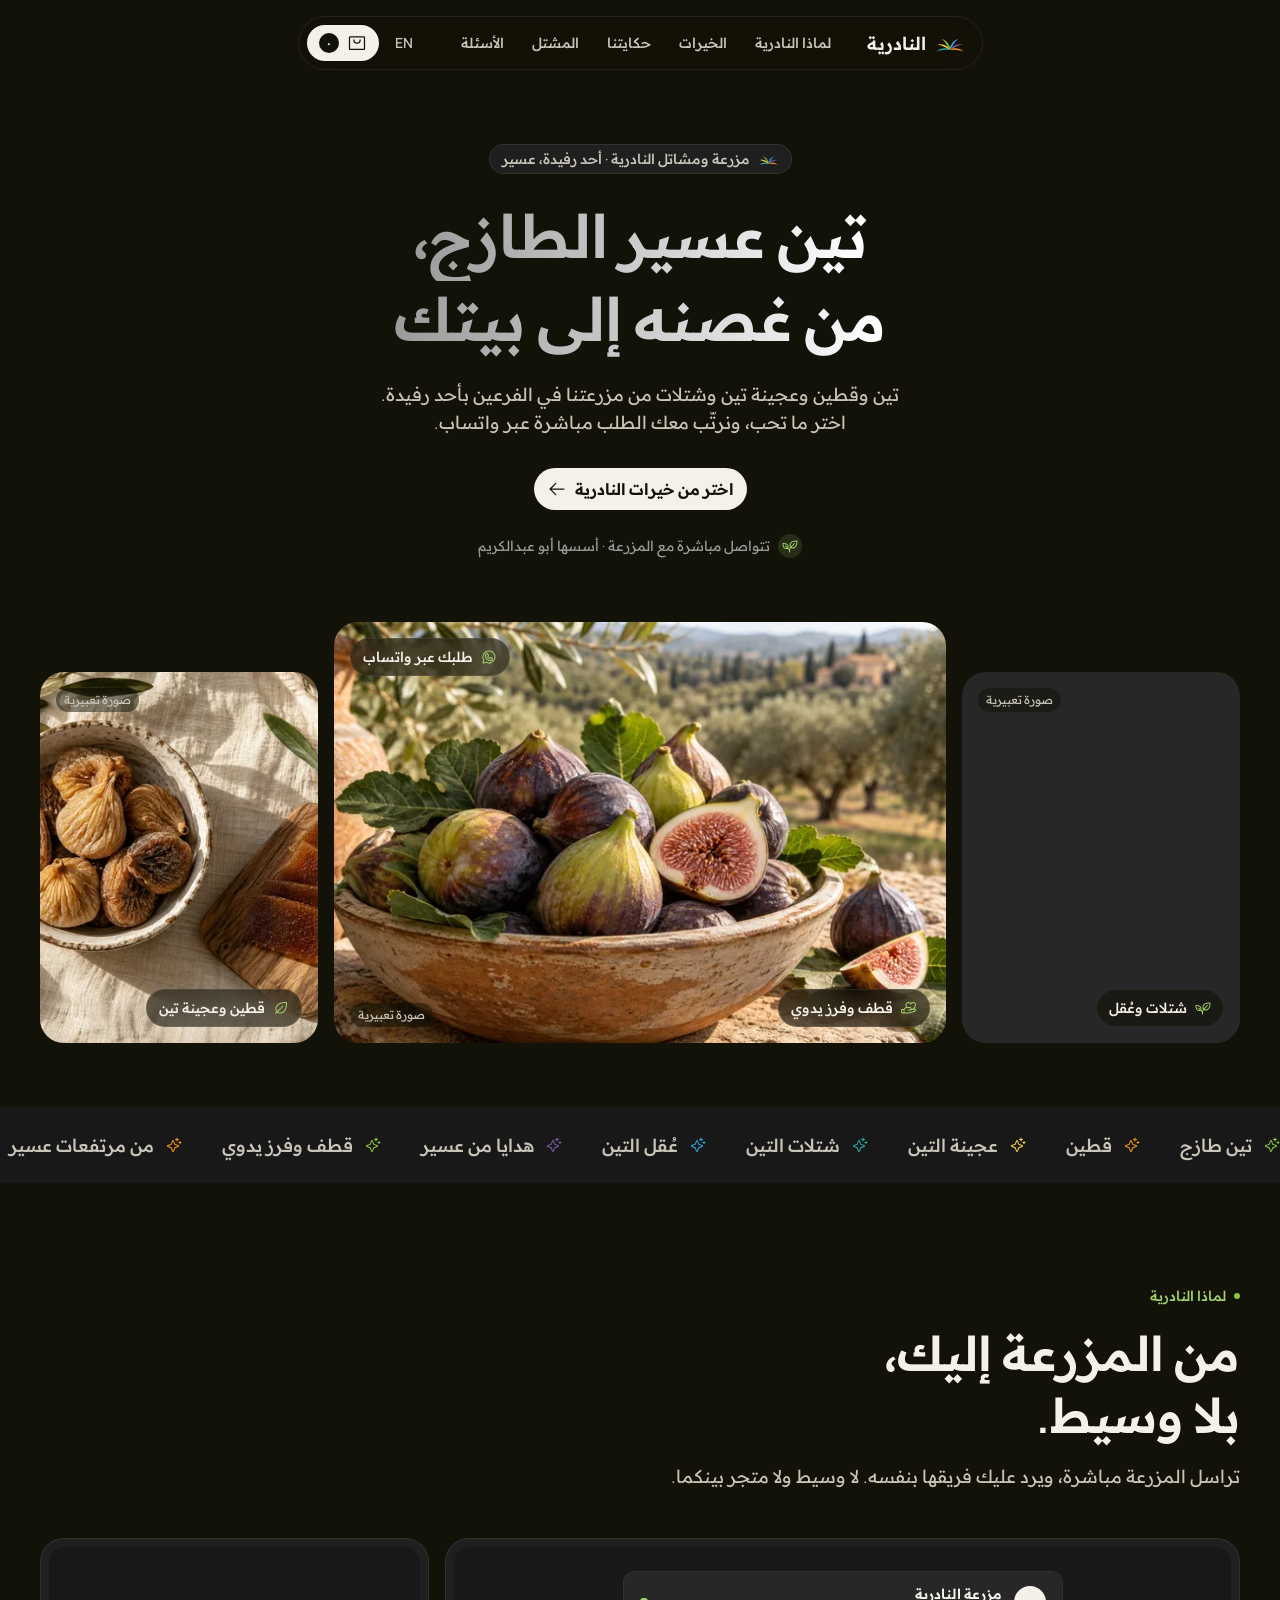
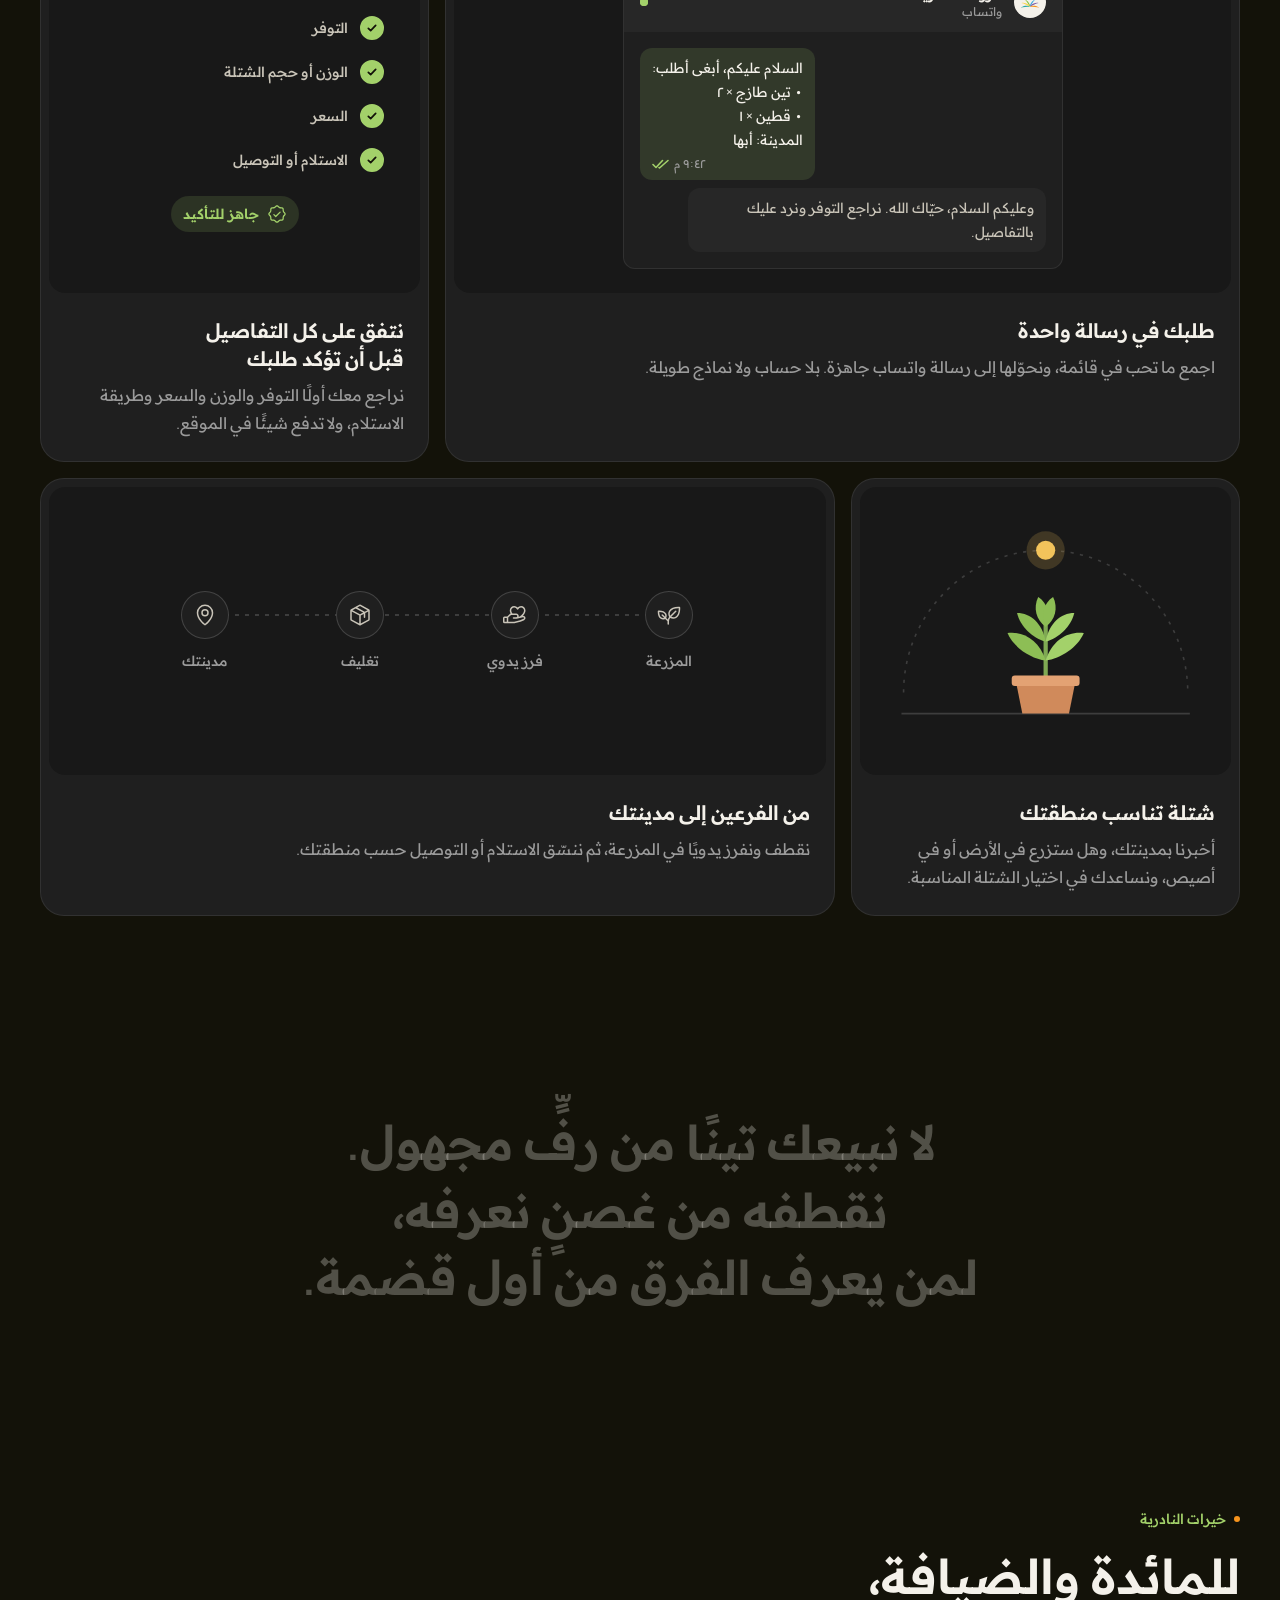
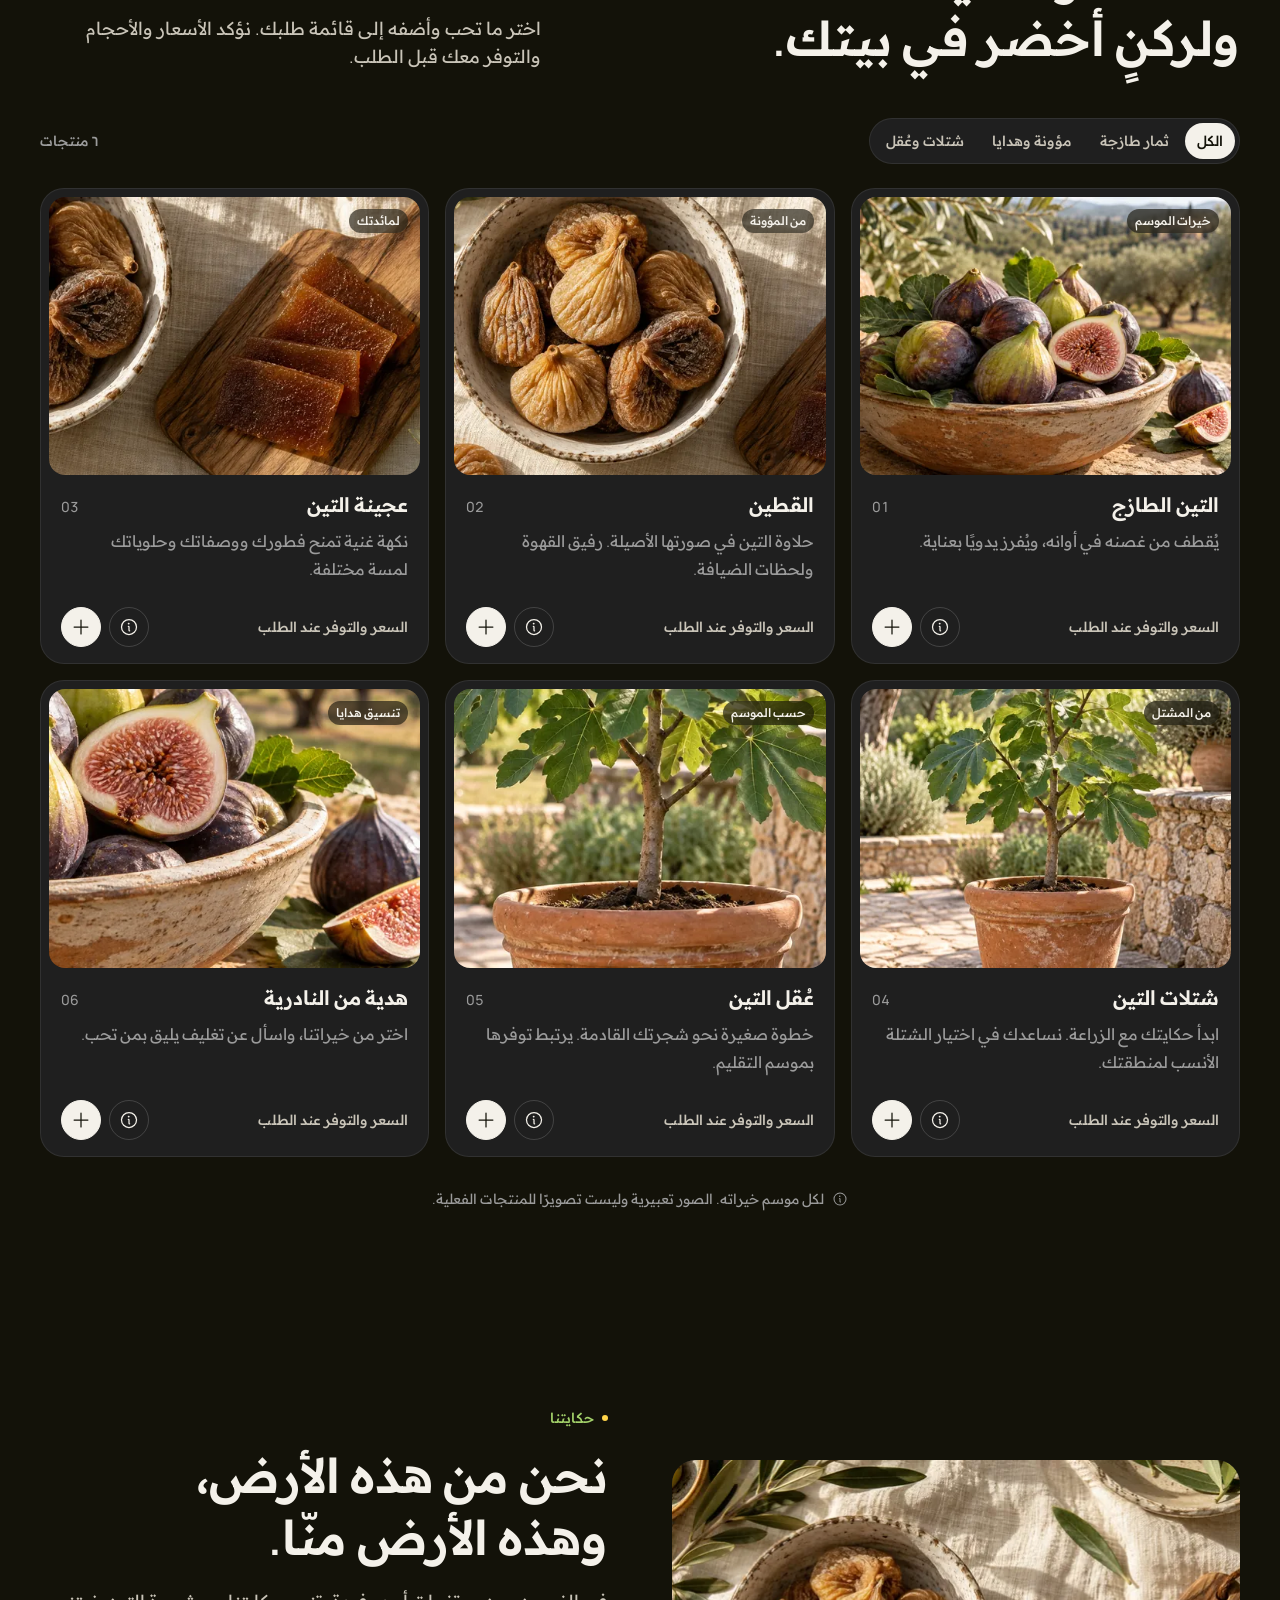
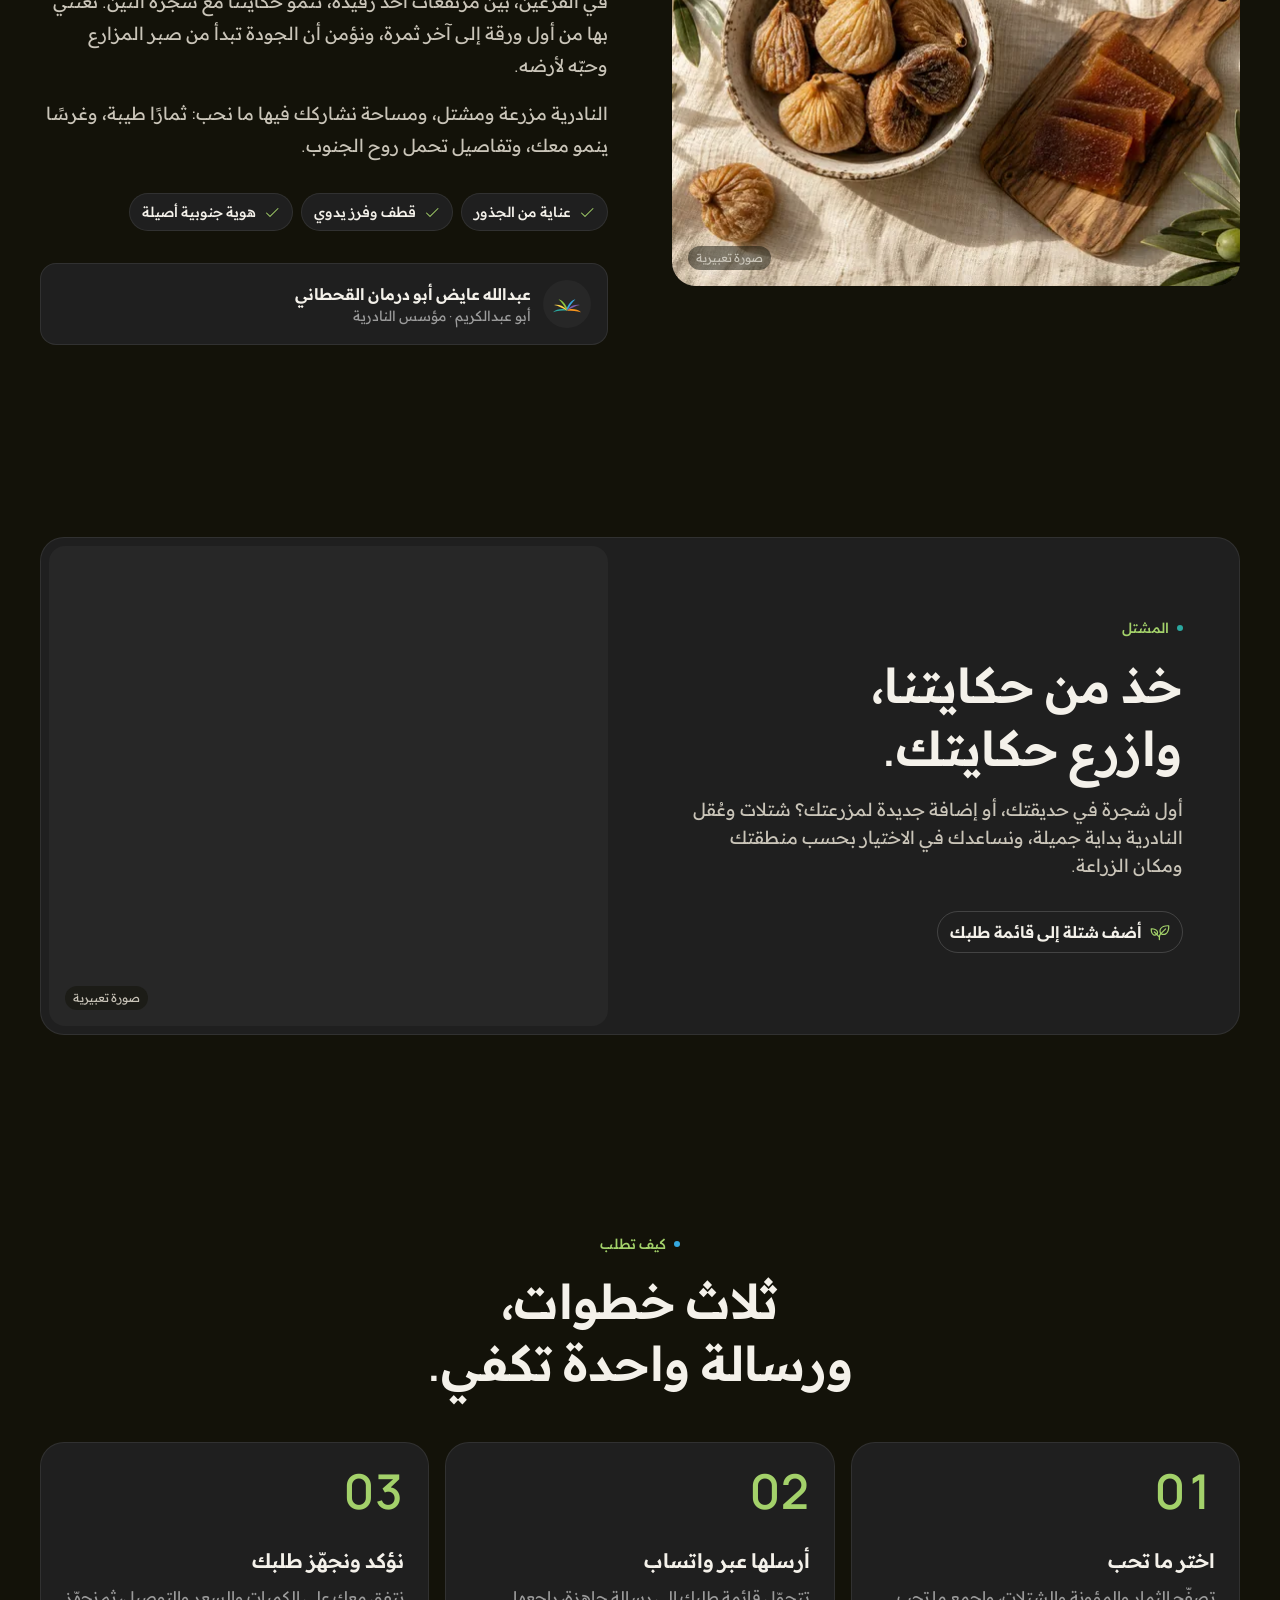
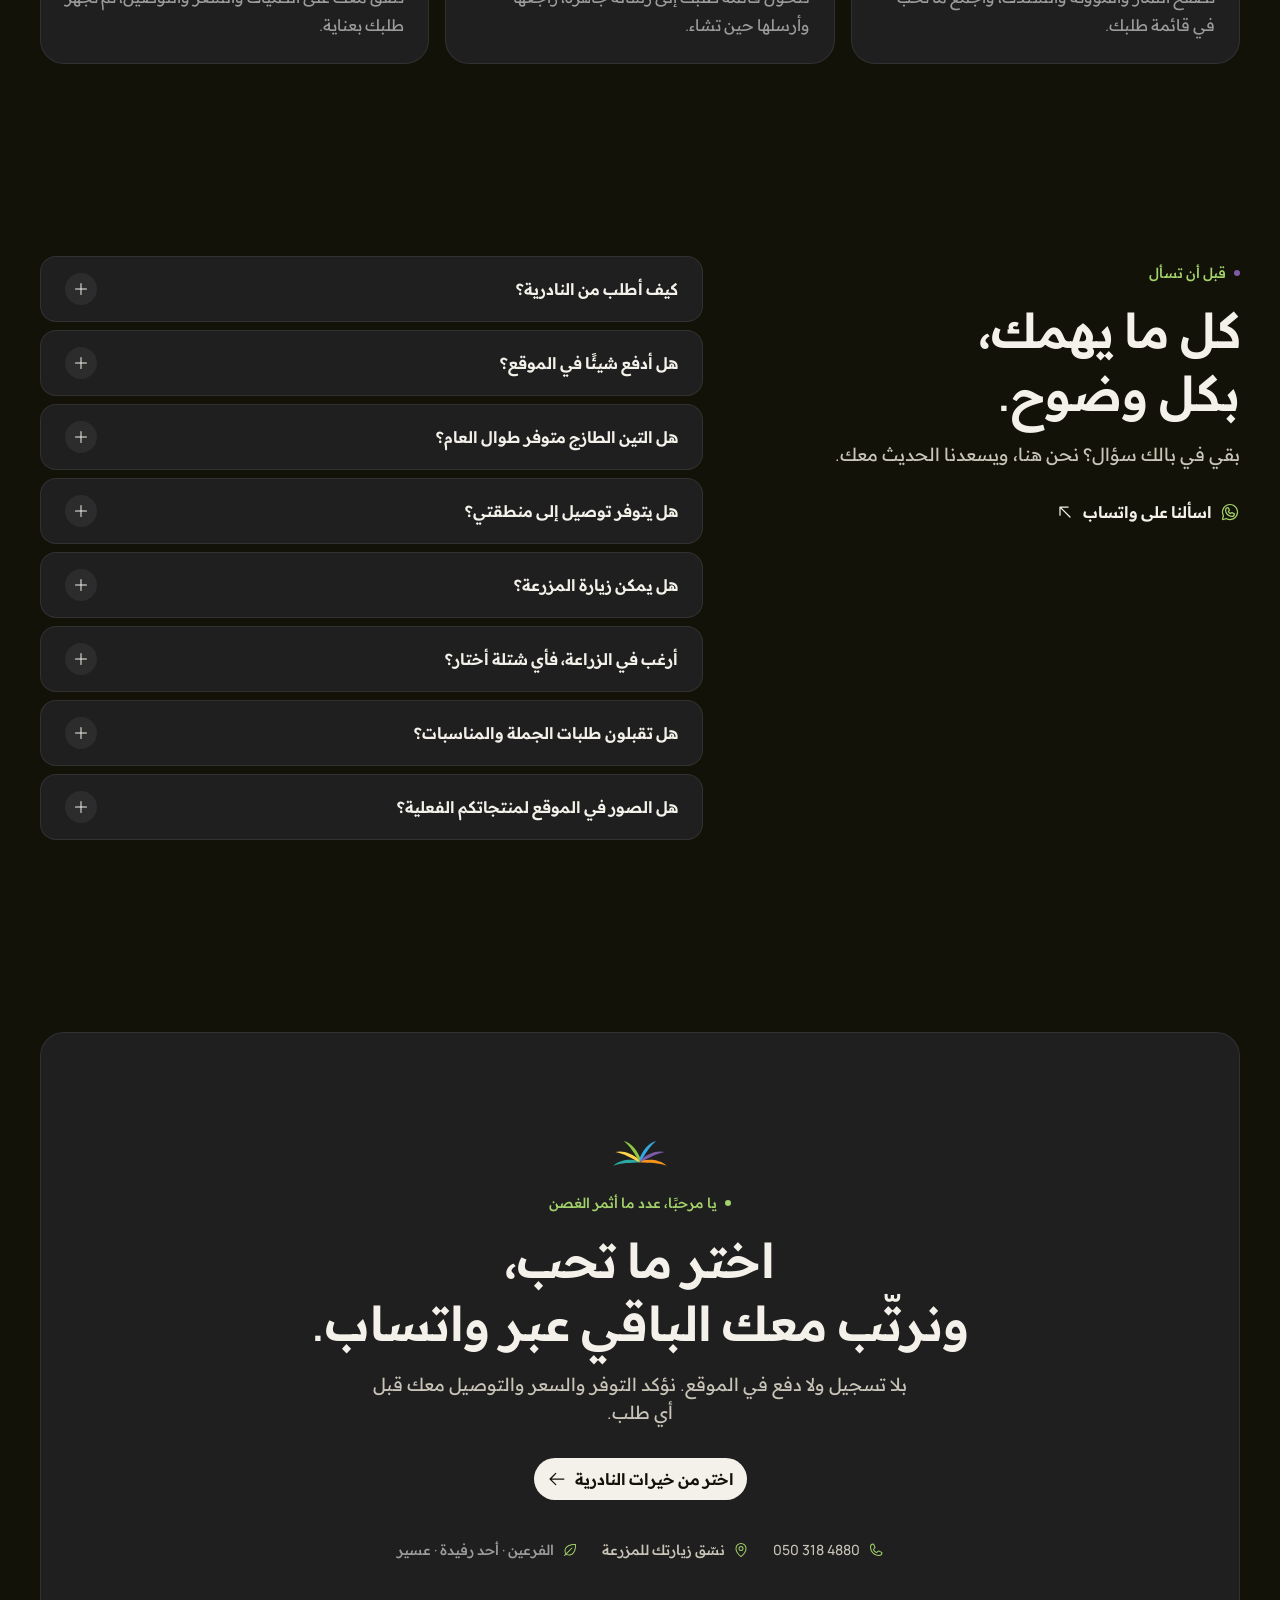
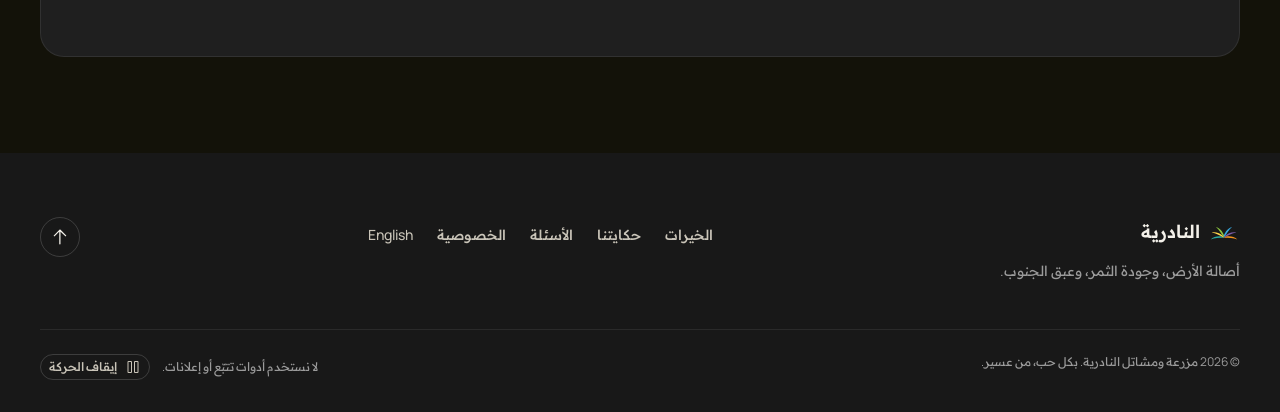
<file: index.html>
<!DOCTYPE html>
<html lang="ar" dir="rtl" class="no-js">
<head>
 <meta charset="UTF-8"><meta name="viewport" content="width=device-width, initial-scale=1">
 <meta name="theme-color" content="#131209"><meta name="color-scheme" content="dark"><title>النادرية | تين عسير الطازج، من غصنه إلى بيتك</title>
 <meta name="description" content="تين طازج وقطين وعجينة تين وشتلات من مزرعة النادرية في الفرعين، أحد رفيدة، عسير. اختر ما تحب ونسّق طلبك مباشرة مع المزرعة عبر واتساب.">
 <link rel="canonical" href="https://alnaderia.com/">
 <link rel="alternate" hreflang="ar" href="https://alnaderia.com/"><link rel="alternate" hreflang="en" href="https://alnaderia.com/en/"><link rel="alternate" hreflang="x-default" href="https://alnaderia.com/">
 <link rel="icon" href="favicon.svg" type="image/svg+xml">
 <meta property="og:type" content="website"><meta property="og:title" content="النادرية | تين عسير الطازج، من غصنه إلى بيتك"><meta property="og:description" content="تين طازج وقطين وعجينة تين وشتلات من مزرعة النادرية في الفرعين، أحد رفيدة، عسير. اختر ما تحب ونسّق طلبك مباشرة مع المزرعة عبر واتساب."><meta property="og:url" content="https://alnaderia.com/"><meta property="og:site_name" content="النادرية"><meta property="og:image" content="https://alnaderia.com/assets/og-ar.png"><meta property="og:image:width" content="1200"><meta property="og:image:height" content="630"><meta property="og:image:alt" content="شعار النادرية وعنوان: تين عسير الطازج، من غصنه إلى بيتك"><meta name="twitter:image" content="https://alnaderia.com/assets/og-ar.png"><meta property="og:locale" content="ar_SA"><meta property="og:locale:alternate" content="en_US"><meta name="twitter:card" content="summary_large_image">
 <link rel="preload" href="assets/fonts/readex-pro-arabic-wght.woff2" as="font" type="font/woff2" crossorigin>
 <link rel="preload" href="assets/fonts/manrope-latin-wght.woff2" as="font" type="font/woff2" crossorigin>
 <link rel="preload" as="image" href="assets/fig-harvest.webp" imagesrcset="assets/fig-harvest-640.webp 640w, assets/fig-harvest-1024.webp 1024w, assets/fig-harvest.webp 1536w" imagesizes="(min-width:1024px) 612px, (min-width:768px) 52vw, calc(100vw - 32px)" fetchpriority="high">
 <script>document.documentElement.classList.replace('no-js','js');setTimeout(function(){var r=document.documentElement;if(!r.classList.contains('is-ready'))r.classList.remove('js')},3000)</script>
 <link rel="stylesheet" href="assets/fonts.css?v=97892dbeb8"><link rel="stylesheet" href="assets/style.css?v=f01abd89a8"><link rel="stylesheet" href="assets/experience.css?v=478c9b4abf">
 <script src="assets/motion.js?v=a3a2899933" defer></script>
 <script src="assets/experience.js?v=a56848a3c6" defer></script>
 <script type="application/ld+json">{"@context": "https://schema.org", "@type": "LocalBusiness", "@id": "https://alnaderia.com/#farm", "name": "مزرعة ومشاتل النادرية", "alternateName": "Naderia Farm and Nurseries", "url": "https://alnaderia.com/", "logo": "https://alnaderia.com/assets/logo.png", "image": "https://alnaderia.com/assets/logo.png", "telephone": "+966503184880", "address": {"@type": "PostalAddress", "addressCountry": "SA", "addressRegion": "Asir", "addressLocality": "Ahad Rafidah"}, "founder": {"@type": "Person", "name": "عبدالله عايض أبو درمان القحطاني", "alternateName": ["أبو عبدالكريم", "Abdullah Ayedh Abu Darman Al Qahtani"]}, "description": "تين طازج وقطين وعجينة تين وشتلات من مزرعة النادرية في الفرعين، أحد رفيدة، عسير. اختر ما تحب ونسّق طلبك مباشرة مع المزرعة عبر واتساب."}</script>
 <script type="application/ld+json">{"@context": "https://schema.org", "@type": "FAQPage", "mainEntity": [{"@type": "Question", "name": "كيف أطلب من النادرية؟", "acceptedAnswer": {"@type": "Answer", "text": "أضف المنتجات التي تعجبك إلى قائمة طلبك، ثم راجع الكميات وأكمل عبر واتساب. نتفق معك على التوفر والسعر والوزن أو حجم الشتلة وطريقة الاستلام أو التوصيل قبل تأكيد الطلب."}}, {"@type": "Question", "name": "هل أدفع شيئًا في الموقع؟", "acceptedAnswer": {"@type": "Answer", "text": "لا. الموقع لا يأخذ أي دفعة ولا يتطلب تسجيلًا. يؤكد فريق المزرعة معك السعر وتفاصيل الطلب مباشرة عبر واتساب."}}, {"@type": "Question", "name": "هل التين الطازج متوفر طوال العام؟", "acceptedAnswer": {"@type": "Answer", "text": "التين الطازج منتج موسمي، ويتغير توفره بحسب القطف والنضج. راسلنا لمعرفة المتاح حاليًا، ويمكنك أيضًا الاستفسار عن القطين وعجينة التين."}}, {"@type": "Question", "name": "هل يتوفر توصيل إلى منطقتي؟", "acceptedAnswer": {"@type": "Answer", "text": "ننسق التوصيل والشحن حسب موقعك ونوع المنتج والكمية. اكتب مدينتك في خانة «المدينة» قبل الإرسال، لنوضح لك الخيارات والتكلفة."}}, {"@type": "Question", "name": "هل يمكن زيارة المزرعة؟", "acceptedAnswer": {"@type": "Answer", "text": "يا مرحبًا بك. الزيارة بالتنسيق المسبق؛ تواصل معنا لنتفق على الموعد ونشاركك الموقع الدقيق للمزرعة."}}, {"@type": "Question", "name": "أرغب في الزراعة، فأي شتلة أختار؟", "acceptedAnswer": {"@type": "Answer", "text": "أخبرنا بمنطقتك ومكان الزراعة، سواء في الأرض أو في أصيص. نساعدك في اختيار الشتلة أو العُقلة المناسبة ونوضح لك تفاصيل العناية عند الطلب."}}, {"@type": "Question", "name": "هل تقبلون طلبات الجملة والمناسبات؟", "acceptedAnswer": {"@type": "Answer", "text": "نعم، تواصل معنا لتنسيق طلبات المحلات والمناسبات والهدايا. أرسل الكمية التقريبية والتاريخ المطلوب، ونؤكد لك ما يمكن توفيره."}}, {"@type": "Question", "name": "هل الصور في الموقع لمنتجاتكم الفعلية؟", "acceptedAnswer": {"@type": "Answer", "text": "الصور الحالية تعبيرية، وليست تصويرًا لمنتجات المزرعة أو عبواتها. اسألنا عبر واتساب إن رغبت في صور لما هو متاح اليوم."}}]}</script>
</head>
<body>
 <a class="skip-link" href="#main">انتقل إلى المحتوى</a>
 <header class="nav" id="siteHeader"><div class="nav-pill" data-appear>
  <a class="brand" href="#home" aria-label="مزرعة ومشاتل النادرية"><span class="brand-mark"><img src="favicon.svg" alt="" width="84" height="52"></span><span class="brand-word">النادرية</span></a>
  <nav class="nav-links" aria-label="التنقل الرئيسي"><a href="#why" data-spy="why">لماذا النادرية</a><a href="#products" data-spy="products">الخيرات</a><a href="#story" data-spy="story">حكايتنا</a><a href="#nursery" data-spy="nursery">المشتل</a><a href="#faq" data-spy="faq">الأسئلة</a></nav>
  <div class="nav-actions"><a class="nav-lang" href="en/" lang="en">EN</a><button type="button" class="nav-basket" data-order="" aria-label="فتح قائمة طلبك"><svg class="icon " viewBox="0 0 256 256" fill="currentColor" aria-hidden="true"><path d="M216,40H40A16,16,0,0,0,24,56V200a16,16,0,0,0,16,16H216a16,16,0,0,0,16-16V56A16,16,0,0,0,216,40Zm0,160H40V56H216V200ZM176,88a48,48,0,0,1-96,0,8,8,0,0,1,16,0,32,32,0,0,0,64,0,8,8,0,0,1,16,0Z"/></svg><span class="cart-count" data-cart-count aria-hidden="true">0</span></button><button type="button" class="nav-toggle" id="menuBtn" aria-controls="mobileNav" aria-expanded="false" aria-label="فتح القائمة"><span></span><span></span></button></div>
 </div></header>
 <nav class="menu-panel" id="mobileNav" aria-label="قائمة التنقل"><div class="menu-links"><a href="#why" data-spy="why" style="--i:0">لماذا النادرية</a><a href="#products" data-spy="products" style="--i:1">الخيرات</a><a href="#story" data-spy="story" style="--i:2">حكايتنا</a><a href="#nursery" data-spy="nursery" style="--i:3">المشتل</a><a href="#faq" data-spy="faq" style="--i:4">الأسئلة</a><a href="#contact" data-spy="contact" style="--i:5">تواصل معنا</a></div><div class="menu-foot" style="--i:6"><a class="btn btn-primary" href="#products">اختر من خيرات النادرية<svg class="icon dir-arrow" viewBox="0 0 256 256" fill="currentColor" aria-hidden="true"><path d="M224,128a8,8,0,0,1-8,8H59.31l58.35,58.34a8,8,0,0,1-11.32,11.32l-72-72a8,8,0,0,1,0-11.32l72-72a8,8,0,0,1,11.32,11.32L59.31,120H216A8,8,0,0,1,224,128Z"/></svg></a><a class="menu-lang" href="en/" lang="en">English</a></div></nav>
 <main id="main">
  <section class="hero" id="home" aria-labelledby="heroTitle">
   <div class="container hero-copy">
    <p class="badge" data-appear><img class="badge-mark" src="favicon.svg" alt="" width="21" height="14">مزرعة ومشاتل النادرية · أحد رفيدة، عسير</p>
    <h1 id="heroTitle" class="hero-title"><span class="line" data-appear>تين عسير الطازج،</span> <span class="line" data-appear>من غصنه إلى بيتك</span></h1>
    <p class="hero-sub" data-appear>تين وقطين وعجينة تين وشتلات من مزرعتنا في <span class="nw">الفرعين بأحد رفيدة</span>. اختر ما تحب، ونرتّب معك الطلب مباشرة عبر واتساب.</p>
    <div class="hero-cta" data-appear><a class="btn btn-primary" href="#products">اختر من خيرات النادرية<svg class="icon dir-arrow" viewBox="0 0 256 256" fill="currentColor" aria-hidden="true"><path d="M224,128a8,8,0,0,1-8,8H59.31l58.35,58.34a8,8,0,0,1-11.32,11.32l-72-72a8,8,0,0,1,0-11.32l72-72a8,8,0,0,1,11.32,11.32L59.31,120H216A8,8,0,0,1,224,128Z"/></svg></a></div>
    <p class="hero-proof" data-appear><span class="proof-mark"><svg class="icon " viewBox="0 0 256 256" fill="currentColor" aria-hidden="true"><path d="M247.63,47.89a8,8,0,0,0-7.52-7.52c-51.76-3-93.32,12.74-111.18,42.22-11.8,19.49-11.78,43.16-.16,65.74a71.34,71.34,0,0,0-14.17,27L98.33,159c7.82-16.33,7.52-33.35-1-47.49-13.2-21.79-43.67-33.47-81.5-31.25a8,8,0,0,0-7.52,7.52c-2.23,37.83,9.46,68.3,31.25,81.5A45.82,45.82,0,0,0,63.44,176,54.58,54.58,0,0,0,87,170.33l25,25V224a8,8,0,0,0,16,0V194.51a55.61,55.61,0,0,1,12.27-35,73.91,73.91,0,0,0,33.31,8.4,60.9,60.9,0,0,0,31.83-8.86C234.89,141.21,250.67,99.65,247.63,47.89ZM47.81,155.6C32.47,146.31,23.79,124.32,24,96c28.32-.24,50.31,8.47,59.6,23.81,4.85,8,5.64,17.33,2.46,26.94L61.65,122.34a8,8,0,0,0-11.31,11.31l24.41,24.41C65.14,161.24,55.82,160.45,47.81,155.6Zm149.31-10.22c-13.4,8.11-29.15,8.73-45.15,2l53.69-53.7a8,8,0,0,0-11.31-11.31L140.65,136c-6.76-16-6.15-31.76,2-45.15,13.94-23,47-35.82,89.33-34.83C232.94,98.34,220.14,131.44,197.12,145.38Z"/></svg></span><span>تتواصل مباشرة مع المزرعة · أسسها أبو عبدالكريم</span></p>
   </div>
   <div class="container hero-stage">
    <figure class="hero-card hero-side ph-wrap" style="--d:.5s"><img class="ph" src="assets/fig-nursery.webp" srcset="assets/fig-nursery-480.webp 480w, assets/fig-nursery-768.webp 768w, assets/fig-nursery.webp 1024w" sizes="(min-width:1024px) 280px, 23vw" alt="صورة تعبيرية لشتلة تين في أصيص فخاري" width="1024" height="1536" loading="lazy" decoding="async"><figcaption class="chip"><svg class="icon " viewBox="0 0 256 256" fill="currentColor" aria-hidden="true"><path d="M247.63,47.89a8,8,0,0,0-7.52-7.52c-51.76-3-93.32,12.74-111.18,42.22-11.8,19.49-11.78,43.16-.16,65.74a71.34,71.34,0,0,0-14.17,27L98.33,159c7.82-16.33,7.52-33.35-1-47.49-13.2-21.79-43.67-33.47-81.5-31.25a8,8,0,0,0-7.52,7.52c-2.23,37.83,9.46,68.3,31.25,81.5A45.82,45.82,0,0,0,63.44,176,54.58,54.58,0,0,0,87,170.33l25,25V224a8,8,0,0,0,16,0V194.51a55.61,55.61,0,0,1,12.27-35,73.91,73.91,0,0,0,33.31,8.4,60.9,60.9,0,0,0,31.83-8.86C234.89,141.21,250.67,99.65,247.63,47.89ZM47.81,155.6C32.47,146.31,23.79,124.32,24,96c28.32-.24,50.31,8.47,59.6,23.81,4.85,8,5.64,17.33,2.46,26.94L61.65,122.34a8,8,0,0,0-11.31,11.31l24.41,24.41C65.14,161.24,55.82,160.45,47.81,155.6Zm149.31-10.22c-13.4,8.11-29.15,8.73-45.15,2l53.69-53.7a8,8,0,0,0-11.31-11.31L140.65,136c-6.76-16-6.15-31.76,2-45.15,13.94-23,47-35.82,89.33-34.83C232.94,98.34,220.14,131.44,197.12,145.38Z"/></svg>شتلات وعُقل</figcaption><span class="photo-note">صورة تعبيرية</span></figure>
    <figure class="hero-card hero-main ph-wrap" style="--d:.2s"><img class="ph" src="assets/fig-harvest.webp" srcset="assets/fig-harvest-640.webp 640w, assets/fig-harvest-1024.webp 1024w, assets/fig-harvest.webp 1536w" sizes="(min-width:1024px) 612px, (min-width:768px) 52vw, calc(100vw - 32px)" alt="صورة تعبيرية لثمار تين ناضجة في وعاء فخاري بين أوراق التين" width="1536" height="1024" fetchpriority="high" decoding="async">
     <figcaption class="chip chip-float chip-a"><svg class="icon " viewBox="0 0 256 256" fill="currentColor" aria-hidden="true"><path d="M230.33,141.06a24.34,24.34,0,0,0-18.61-4.77C230.5,117.33,240,98.48,240,80c0-26.47-21.29-48-47.46-48A47.58,47.58,0,0,0,156,48.75,47.58,47.58,0,0,0,119.46,32C93.29,32,72,53.53,72,80c0,11,3.24,21.69,10.06,33a31.87,31.87,0,0,0-14.75,8.4L44.69,144H16A16,16,0,0,0,0,160v40a16,16,0,0,0,16,16H120a7.93,7.93,0,0,0,1.94-.24l64-16a6.94,6.94,0,0,0,1.19-.4L226,182.82l.44-.2a24.6,24.6,0,0,0,3.93-41.56ZM119.46,48A31.15,31.15,0,0,1,148.6,67a8,8,0,0,0,14.8,0,31.15,31.15,0,0,1,29.14-19C209.59,48,224,62.65,224,80c0,19.51-15.79,41.58-45.66,63.9l-11.09,2.55A28,28,0,0,0,140,112H100.68C92.05,100.36,88,90.12,88,80,88,62.65,102.41,48,119.46,48ZM16,160H40v40H16Zm203.43,8.21-38,16.18L119,200H56V155.31l22.63-22.62A15.86,15.86,0,0,1,89.94,128H140a12,12,0,0,1,0,24H112a8,8,0,0,0,0,16h32a8.32,8.32,0,0,0,1.79-.2l67-15.41.31-.08a8.6,8.6,0,0,1,6.3,15.9Z"/></svg>قطف وفرز يدوي</figcaption>
     <span class="chip chip-float chip-b"><svg class="icon " viewBox="0 0 256 256" fill="currentColor" aria-hidden="true"><path d="M187.58,144.84l-32-16a8,8,0,0,0-8,.5l-14.69,9.8a40.55,40.55,0,0,1-16-16l9.8-14.69a8,8,0,0,0,.5-8l-16-32A8,8,0,0,0,104,64a40,40,0,0,0-40,40,88.1,88.1,0,0,0,88,88,40,40,0,0,0,40-40A8,8,0,0,0,187.58,144.84ZM152,176a72.08,72.08,0,0,1-72-72A24,24,0,0,1,99.29,80.46l11.48,23L101,118a8,8,0,0,0-.73,7.51,56.47,56.47,0,0,0,30.15,30.15A8,8,0,0,0,138,155l14.61-9.74,23,11.48A24,24,0,0,1,152,176ZM128,24A104,104,0,0,0,36.18,176.88L24.83,210.93a16,16,0,0,0,20.24,20.24l34.05-11.35A104,104,0,1,0,128,24Zm0,192a87.87,87.87,0,0,1-44.06-11.81,8,8,0,0,0-6.54-.67L40,216,52.47,178.6a8,8,0,0,0-.66-6.54A88,88,0,1,1,128,216Z"/></svg>طلبك عبر واتساب</span>
     <span class="photo-note">صورة تعبيرية</span></figure>
    <figure class="hero-card hero-side ph-wrap" style="--d:.58s"><img class="ph" src="assets/fig-pantry.webp" srcset="assets/fig-pantry-640.webp 640w, assets/fig-pantry-1024.webp 1024w, assets/fig-pantry.webp 1536w" sizes="(min-width:1024px) 560px, 46vw" loading="lazy" alt="صورة تعبيرية لقطين وعجينة تين على لوح خشبي" width="1536" height="1024" decoding="async"><figcaption class="chip"><svg class="icon " viewBox="0 0 256 256" fill="currentColor" aria-hidden="true"><path d="M223.45,40.07a8,8,0,0,0-7.52-7.52C139.8,28.08,78.82,51,52.82,94a87.09,87.09,0,0,0-12.76,49c.57,15.92,5.21,32,13.79,47.85l-19.51,19.5a8,8,0,0,0,11.32,11.32l19.5-19.51C81,210.73,97.09,215.37,113,215.94q1.67.06,3.33.06A86.93,86.93,0,0,0,162,203.18C205,177.18,227.93,116.21,223.45,40.07ZM153.75,189.5c-22.75,13.78-49.68,14-76.71.77l88.63-88.62a8,8,0,0,0-11.32-11.32L65.73,179c-13.19-27-13-54,.77-76.71,22.09-36.47,74.6-56.44,141.31-54.06C210.2,114.89,190.22,167.41,153.75,189.5Z"/></svg>قطين وعجينة تين</figcaption><span class="photo-note">صورة تعبيرية</span></figure>
   </div>
  </section>
  <section class="ticker" aria-label="ما تجود به النادرية"><div class="ticker-track"><ul class="ticker-set"><li><svg class="icon " viewBox="0 0 256 256" fill="currentColor" aria-hidden="true"><path d="M197.58,129.06,146,110l-19-51.62a15.92,15.92,0,0,0-29.88,0L78,110l-51.62,19a15.92,15.92,0,0,0,0,29.88L78,178l19,51.62a15.92,15.92,0,0,0,29.88,0L146,178l51.62-19a15.92,15.92,0,0,0,0-29.88ZM137,164.22a8,8,0,0,0-4.74,4.74L112,223.85,91.78,169A8,8,0,0,0,87,164.22L32.15,144,87,123.78A8,8,0,0,0,91.78,119L112,64.15,132.22,119a8,8,0,0,0,4.74,4.74L191.85,144ZM144,40a8,8,0,0,1,8-8h16V16a8,8,0,0,1,16,0V32h16a8,8,0,0,1,0,16H184V64a8,8,0,0,1-16,0V48H152A8,8,0,0,1,144,40ZM248,88a8,8,0,0,1-8,8h-8v8a8,8,0,0,1-16,0V96h-8a8,8,0,0,1,0-16h8V72a8,8,0,0,1,16,0v8h8A8,8,0,0,1,248,88Z"/></svg><span>تين طازج</span></li><li><svg class="icon " viewBox="0 0 256 256" fill="currentColor" aria-hidden="true"><path d="M197.58,129.06,146,110l-19-51.62a15.92,15.92,0,0,0-29.88,0L78,110l-51.62,19a15.92,15.92,0,0,0,0,29.88L78,178l19,51.62a15.92,15.92,0,0,0,29.88,0L146,178l51.62-19a15.92,15.92,0,0,0,0-29.88ZM137,164.22a8,8,0,0,0-4.74,4.74L112,223.85,91.78,169A8,8,0,0,0,87,164.22L32.15,144,87,123.78A8,8,0,0,0,91.78,119L112,64.15,132.22,119a8,8,0,0,0,4.74,4.74L191.85,144ZM144,40a8,8,0,0,1,8-8h16V16a8,8,0,0,1,16,0V32h16a8,8,0,0,1,0,16H184V64a8,8,0,0,1-16,0V48H152A8,8,0,0,1,144,40ZM248,88a8,8,0,0,1-8,8h-8v8a8,8,0,0,1-16,0V96h-8a8,8,0,0,1,0-16h8V72a8,8,0,0,1,16,0v8h8A8,8,0,0,1,248,88Z"/></svg><span>قطين</span></li><li><svg class="icon " viewBox="0 0 256 256" fill="currentColor" aria-hidden="true"><path d="M197.58,129.06,146,110l-19-51.62a15.92,15.92,0,0,0-29.88,0L78,110l-51.62,19a15.92,15.92,0,0,0,0,29.88L78,178l19,51.62a15.92,15.92,0,0,0,29.88,0L146,178l51.62-19a15.92,15.92,0,0,0,0-29.88ZM137,164.22a8,8,0,0,0-4.74,4.74L112,223.85,91.78,169A8,8,0,0,0,87,164.22L32.15,144,87,123.78A8,8,0,0,0,91.78,119L112,64.15,132.22,119a8,8,0,0,0,4.74,4.74L191.85,144ZM144,40a8,8,0,0,1,8-8h16V16a8,8,0,0,1,16,0V32h16a8,8,0,0,1,0,16H184V64a8,8,0,0,1-16,0V48H152A8,8,0,0,1,144,40ZM248,88a8,8,0,0,1-8,8h-8v8a8,8,0,0,1-16,0V96h-8a8,8,0,0,1,0-16h8V72a8,8,0,0,1,16,0v8h8A8,8,0,0,1,248,88Z"/></svg><span>عجينة التين</span></li><li><svg class="icon " viewBox="0 0 256 256" fill="currentColor" aria-hidden="true"><path d="M197.58,129.06,146,110l-19-51.62a15.92,15.92,0,0,0-29.88,0L78,110l-51.62,19a15.92,15.92,0,0,0,0,29.88L78,178l19,51.62a15.92,15.92,0,0,0,29.88,0L146,178l51.62-19a15.92,15.92,0,0,0,0-29.88ZM137,164.22a8,8,0,0,0-4.74,4.74L112,223.85,91.78,169A8,8,0,0,0,87,164.22L32.15,144,87,123.78A8,8,0,0,0,91.78,119L112,64.15,132.22,119a8,8,0,0,0,4.74,4.74L191.85,144ZM144,40a8,8,0,0,1,8-8h16V16a8,8,0,0,1,16,0V32h16a8,8,0,0,1,0,16H184V64a8,8,0,0,1-16,0V48H152A8,8,0,0,1,144,40ZM248,88a8,8,0,0,1-8,8h-8v8a8,8,0,0,1-16,0V96h-8a8,8,0,0,1,0-16h8V72a8,8,0,0,1,16,0v8h8A8,8,0,0,1,248,88Z"/></svg><span>شتلات التين</span></li><li><svg class="icon " viewBox="0 0 256 256" fill="currentColor" aria-hidden="true"><path d="M197.58,129.06,146,110l-19-51.62a15.92,15.92,0,0,0-29.88,0L78,110l-51.62,19a15.92,15.92,0,0,0,0,29.88L78,178l19,51.62a15.92,15.92,0,0,0,29.88,0L146,178l51.62-19a15.92,15.92,0,0,0,0-29.88ZM137,164.22a8,8,0,0,0-4.74,4.74L112,223.85,91.78,169A8,8,0,0,0,87,164.22L32.15,144,87,123.78A8,8,0,0,0,91.78,119L112,64.15,132.22,119a8,8,0,0,0,4.74,4.74L191.85,144ZM144,40a8,8,0,0,1,8-8h16V16a8,8,0,0,1,16,0V32h16a8,8,0,0,1,0,16H184V64a8,8,0,0,1-16,0V48H152A8,8,0,0,1,144,40ZM248,88a8,8,0,0,1-8,8h-8v8a8,8,0,0,1-16,0V96h-8a8,8,0,0,1,0-16h8V72a8,8,0,0,1,16,0v8h8A8,8,0,0,1,248,88Z"/></svg><span>عُقل التين</span></li><li><svg class="icon " viewBox="0 0 256 256" fill="currentColor" aria-hidden="true"><path d="M197.58,129.06,146,110l-19-51.62a15.92,15.92,0,0,0-29.88,0L78,110l-51.62,19a15.92,15.92,0,0,0,0,29.88L78,178l19,51.62a15.92,15.92,0,0,0,29.88,0L146,178l51.62-19a15.92,15.92,0,0,0,0-29.88ZM137,164.22a8,8,0,0,0-4.74,4.74L112,223.85,91.78,169A8,8,0,0,0,87,164.22L32.15,144,87,123.78A8,8,0,0,0,91.78,119L112,64.15,132.22,119a8,8,0,0,0,4.74,4.74L191.85,144ZM144,40a8,8,0,0,1,8-8h16V16a8,8,0,0,1,16,0V32h16a8,8,0,0,1,0,16H184V64a8,8,0,0,1-16,0V48H152A8,8,0,0,1,144,40ZM248,88a8,8,0,0,1-8,8h-8v8a8,8,0,0,1-16,0V96h-8a8,8,0,0,1,0-16h8V72a8,8,0,0,1,16,0v8h8A8,8,0,0,1,248,88Z"/></svg><span>هدايا من عسير</span></li><li><svg class="icon " viewBox="0 0 256 256" fill="currentColor" aria-hidden="true"><path d="M197.58,129.06,146,110l-19-51.62a15.92,15.92,0,0,0-29.88,0L78,110l-51.62,19a15.92,15.92,0,0,0,0,29.88L78,178l19,51.62a15.92,15.92,0,0,0,29.88,0L146,178l51.62-19a15.92,15.92,0,0,0,0-29.88ZM137,164.22a8,8,0,0,0-4.74,4.74L112,223.85,91.78,169A8,8,0,0,0,87,164.22L32.15,144,87,123.78A8,8,0,0,0,91.78,119L112,64.15,132.22,119a8,8,0,0,0,4.74,4.74L191.85,144ZM144,40a8,8,0,0,1,8-8h16V16a8,8,0,0,1,16,0V32h16a8,8,0,0,1,0,16H184V64a8,8,0,0,1-16,0V48H152A8,8,0,0,1,144,40ZM248,88a8,8,0,0,1-8,8h-8v8a8,8,0,0,1-16,0V96h-8a8,8,0,0,1,0-16h8V72a8,8,0,0,1,16,0v8h8A8,8,0,0,1,248,88Z"/></svg><span>قطف وفرز يدوي</span></li><li><svg class="icon " viewBox="0 0 256 256" fill="currentColor" aria-hidden="true"><path d="M197.58,129.06,146,110l-19-51.62a15.92,15.92,0,0,0-29.88,0L78,110l-51.62,19a15.92,15.92,0,0,0,0,29.88L78,178l19,51.62a15.92,15.92,0,0,0,29.88,0L146,178l51.62-19a15.92,15.92,0,0,0,0-29.88ZM137,164.22a8,8,0,0,0-4.74,4.74L112,223.85,91.78,169A8,8,0,0,0,87,164.22L32.15,144,87,123.78A8,8,0,0,0,91.78,119L112,64.15,132.22,119a8,8,0,0,0,4.74,4.74L191.85,144ZM144,40a8,8,0,0,1,8-8h16V16a8,8,0,0,1,16,0V32h16a8,8,0,0,1,0,16H184V64a8,8,0,0,1-16,0V48H152A8,8,0,0,1,144,40ZM248,88a8,8,0,0,1-8,8h-8v8a8,8,0,0,1-16,0V96h-8a8,8,0,0,1,0-16h8V72a8,8,0,0,1,16,0v8h8A8,8,0,0,1,248,88Z"/></svg><span>من مرتفعات عسير</span></li></ul><ul class="ticker-set" aria-hidden="true"><li><svg class="icon " viewBox="0 0 256 256" fill="currentColor" aria-hidden="true"><path d="M197.58,129.06,146,110l-19-51.62a15.92,15.92,0,0,0-29.88,0L78,110l-51.62,19a15.92,15.92,0,0,0,0,29.88L78,178l19,51.62a15.92,15.92,0,0,0,29.88,0L146,178l51.62-19a15.92,15.92,0,0,0,0-29.88ZM137,164.22a8,8,0,0,0-4.74,4.74L112,223.85,91.78,169A8,8,0,0,0,87,164.22L32.15,144,87,123.78A8,8,0,0,0,91.78,119L112,64.15,132.22,119a8,8,0,0,0,4.74,4.74L191.85,144ZM144,40a8,8,0,0,1,8-8h16V16a8,8,0,0,1,16,0V32h16a8,8,0,0,1,0,16H184V64a8,8,0,0,1-16,0V48H152A8,8,0,0,1,144,40ZM248,88a8,8,0,0,1-8,8h-8v8a8,8,0,0,1-16,0V96h-8a8,8,0,0,1,0-16h8V72a8,8,0,0,1,16,0v8h8A8,8,0,0,1,248,88Z"/></svg><span>تين طازج</span></li><li><svg class="icon " viewBox="0 0 256 256" fill="currentColor" aria-hidden="true"><path d="M197.58,129.06,146,110l-19-51.62a15.92,15.92,0,0,0-29.88,0L78,110l-51.62,19a15.92,15.92,0,0,0,0,29.88L78,178l19,51.62a15.92,15.92,0,0,0,29.88,0L146,178l51.62-19a15.92,15.92,0,0,0,0-29.88ZM137,164.22a8,8,0,0,0-4.74,4.74L112,223.85,91.78,169A8,8,0,0,0,87,164.22L32.15,144,87,123.78A8,8,0,0,0,91.78,119L112,64.15,132.22,119a8,8,0,0,0,4.74,4.74L191.85,144ZM144,40a8,8,0,0,1,8-8h16V16a8,8,0,0,1,16,0V32h16a8,8,0,0,1,0,16H184V64a8,8,0,0,1-16,0V48H152A8,8,0,0,1,144,40ZM248,88a8,8,0,0,1-8,8h-8v8a8,8,0,0,1-16,0V96h-8a8,8,0,0,1,0-16h8V72a8,8,0,0,1,16,0v8h8A8,8,0,0,1,248,88Z"/></svg><span>قطين</span></li><li><svg class="icon " viewBox="0 0 256 256" fill="currentColor" aria-hidden="true"><path d="M197.58,129.06,146,110l-19-51.62a15.92,15.92,0,0,0-29.88,0L78,110l-51.62,19a15.92,15.92,0,0,0,0,29.88L78,178l19,51.62a15.92,15.92,0,0,0,29.88,0L146,178l51.62-19a15.92,15.92,0,0,0,0-29.88ZM137,164.22a8,8,0,0,0-4.74,4.74L112,223.85,91.78,169A8,8,0,0,0,87,164.22L32.15,144,87,123.78A8,8,0,0,0,91.78,119L112,64.15,132.22,119a8,8,0,0,0,4.74,4.74L191.85,144ZM144,40a8,8,0,0,1,8-8h16V16a8,8,0,0,1,16,0V32h16a8,8,0,0,1,0,16H184V64a8,8,0,0,1-16,0V48H152A8,8,0,0,1,144,40ZM248,88a8,8,0,0,1-8,8h-8v8a8,8,0,0,1-16,0V96h-8a8,8,0,0,1,0-16h8V72a8,8,0,0,1,16,0v8h8A8,8,0,0,1,248,88Z"/></svg><span>عجينة التين</span></li><li><svg class="icon " viewBox="0 0 256 256" fill="currentColor" aria-hidden="true"><path d="M197.58,129.06,146,110l-19-51.62a15.92,15.92,0,0,0-29.88,0L78,110l-51.62,19a15.92,15.92,0,0,0,0,29.88L78,178l19,51.62a15.92,15.92,0,0,0,29.88,0L146,178l51.62-19a15.92,15.92,0,0,0,0-29.88ZM137,164.22a8,8,0,0,0-4.74,4.74L112,223.85,91.78,169A8,8,0,0,0,87,164.22L32.15,144,87,123.78A8,8,0,0,0,91.78,119L112,64.15,132.22,119a8,8,0,0,0,4.74,4.74L191.85,144ZM144,40a8,8,0,0,1,8-8h16V16a8,8,0,0,1,16,0V32h16a8,8,0,0,1,0,16H184V64a8,8,0,0,1-16,0V48H152A8,8,0,0,1,144,40ZM248,88a8,8,0,0,1-8,8h-8v8a8,8,0,0,1-16,0V96h-8a8,8,0,0,1,0-16h8V72a8,8,0,0,1,16,0v8h8A8,8,0,0,1,248,88Z"/></svg><span>شتلات التين</span></li><li><svg class="icon " viewBox="0 0 256 256" fill="currentColor" aria-hidden="true"><path d="M197.58,129.06,146,110l-19-51.62a15.92,15.92,0,0,0-29.88,0L78,110l-51.62,19a15.92,15.92,0,0,0,0,29.88L78,178l19,51.62a15.92,15.92,0,0,0,29.88,0L146,178l51.62-19a15.92,15.92,0,0,0,0-29.88ZM137,164.22a8,8,0,0,0-4.74,4.74L112,223.85,91.78,169A8,8,0,0,0,87,164.22L32.15,144,87,123.78A8,8,0,0,0,91.78,119L112,64.15,132.22,119a8,8,0,0,0,4.74,4.74L191.85,144ZM144,40a8,8,0,0,1,8-8h16V16a8,8,0,0,1,16,0V32h16a8,8,0,0,1,0,16H184V64a8,8,0,0,1-16,0V48H152A8,8,0,0,1,144,40ZM248,88a8,8,0,0,1-8,8h-8v8a8,8,0,0,1-16,0V96h-8a8,8,0,0,1,0-16h8V72a8,8,0,0,1,16,0v8h8A8,8,0,0,1,248,88Z"/></svg><span>عُقل التين</span></li><li><svg class="icon " viewBox="0 0 256 256" fill="currentColor" aria-hidden="true"><path d="M197.58,129.06,146,110l-19-51.62a15.92,15.92,0,0,0-29.88,0L78,110l-51.62,19a15.92,15.92,0,0,0,0,29.88L78,178l19,51.62a15.92,15.92,0,0,0,29.88,0L146,178l51.62-19a15.92,15.92,0,0,0,0-29.88ZM137,164.22a8,8,0,0,0-4.74,4.74L112,223.85,91.78,169A8,8,0,0,0,87,164.22L32.15,144,87,123.78A8,8,0,0,0,91.78,119L112,64.15,132.22,119a8,8,0,0,0,4.74,4.74L191.85,144ZM144,40a8,8,0,0,1,8-8h16V16a8,8,0,0,1,16,0V32h16a8,8,0,0,1,0,16H184V64a8,8,0,0,1-16,0V48H152A8,8,0,0,1,144,40ZM248,88a8,8,0,0,1-8,8h-8v8a8,8,0,0,1-16,0V96h-8a8,8,0,0,1,0-16h8V72a8,8,0,0,1,16,0v8h8A8,8,0,0,1,248,88Z"/></svg><span>هدايا من عسير</span></li><li><svg class="icon " viewBox="0 0 256 256" fill="currentColor" aria-hidden="true"><path d="M197.58,129.06,146,110l-19-51.62a15.92,15.92,0,0,0-29.88,0L78,110l-51.62,19a15.92,15.92,0,0,0,0,29.88L78,178l19,51.62a15.92,15.92,0,0,0,29.88,0L146,178l51.62-19a15.92,15.92,0,0,0,0-29.88ZM137,164.22a8,8,0,0,0-4.74,4.74L112,223.85,91.78,169A8,8,0,0,0,87,164.22L32.15,144,87,123.78A8,8,0,0,0,91.78,119L112,64.15,132.22,119a8,8,0,0,0,4.74,4.74L191.85,144ZM144,40a8,8,0,0,1,8-8h16V16a8,8,0,0,1,16,0V32h16a8,8,0,0,1,0,16H184V64a8,8,0,0,1-16,0V48H152A8,8,0,0,1,144,40ZM248,88a8,8,0,0,1-8,8h-8v8a8,8,0,0,1-16,0V96h-8a8,8,0,0,1,0-16h8V72a8,8,0,0,1,16,0v8h8A8,8,0,0,1,248,88Z"/></svg><span>قطف وفرز يدوي</span></li><li><svg class="icon " viewBox="0 0 256 256" fill="currentColor" aria-hidden="true"><path d="M197.58,129.06,146,110l-19-51.62a15.92,15.92,0,0,0-29.88,0L78,110l-51.62,19a15.92,15.92,0,0,0,0,29.88L78,178l19,51.62a15.92,15.92,0,0,0,29.88,0L146,178l51.62-19a15.92,15.92,0,0,0,0-29.88ZM137,164.22a8,8,0,0,0-4.74,4.74L112,223.85,91.78,169A8,8,0,0,0,87,164.22L32.15,144,87,123.78A8,8,0,0,0,91.78,119L112,64.15,132.22,119a8,8,0,0,0,4.74,4.74L191.85,144ZM144,40a8,8,0,0,1,8-8h16V16a8,8,0,0,1,16,0V32h16a8,8,0,0,1,0,16H184V64a8,8,0,0,1-16,0V48H152A8,8,0,0,1,144,40ZM248,88a8,8,0,0,1-8,8h-8v8a8,8,0,0,1-16,0V96h-8a8,8,0,0,1,0-16h8V72a8,8,0,0,1,16,0v8h8A8,8,0,0,1,248,88Z"/></svg><span>من مرتفعات عسير</span></li></ul></div></section>
  <section class="section why" id="why" aria-labelledby="whyTitle"><div class="container">
   <div class="section-head reveal"><p class="eyebrow">لماذا النادرية</p><h2 id="whyTitle">من المزرعة إليك،<br>بلا وسيط.</h2><p class="lead">تراسل المزرعة مباشرة، ويرد عليك فريقها بنفسه. لا وسيط ولا متجر بينكما.</p></div>
   <div class="bento">
   <article class="bento-card bento-wide reveal-card" data-story="chat">
    <div class="bento-visual chat" aria-hidden="true"><div class="chat-window u" style="--d:.15s">
     <div class="chat-head"><span class="chat-avatar"><img src="favicon.svg" alt="" width="84" height="52"></span><span class="chat-id"><b>مزرعة النادرية</b><small>واتساب</small></span><span class="live-dot"></span></div>
     <div class="chat-body">
      <div class="bubble bubble-out u" style="--d:.3s"><span class="bubble-ghost">السلام عليكم، أبغى أطلب:
• تين طازج × ٢
• قطين × ١
المدينة: أبها</span><span class="bubble-typed"><span class="typed-text">السلام عليكم، أبغى أطلب:
• تين طازج × ٢
• قطين × ١
المدينة: أبها</span><span class="caret"></span></span><span class="bubble-meta"><span>٩:٤٢ م</span><svg class="ticks" viewBox="0 0 18 12"><path d="M1 6.5l3 3L10.5 2.5"/><path d="M7 9.5l.5.5L16 2.5"/></svg></span></div>
      <div class="bubble bubble-in u" style="--d:.42s">وعليكم السلام، حيّاك الله. نراجع التوفر ونرد عليك بالتفاصيل.</div>
     </div></div></div>
    <div class="bento-copy u" style="--d:.2s"><h3>طلبك في رسالة واحدة</h3><p>اجمع ما تحب في قائمة، ونحوّلها إلى رسالة واتساب جاهزة. بلا حساب ولا نماذج طويلة.</p></div>
   </article>
   <article class="bento-card reveal-card" data-story="check">
    <div class="bento-visual checks" aria-hidden="true"><ul class="check-list"><li class="check-row" style="--d:0.30s"><span class="check-dot"><svg viewBox="0 0 24 24" aria-hidden="true"><path pathLength="1" d="M6.5 12.5l3.5 3.5 7.5-8"/></svg></span><span>التوفر</span></li><li class="check-row" style="--d:0.36s"><span class="check-dot"><svg viewBox="0 0 24 24" aria-hidden="true"><path pathLength="1" d="M6.5 12.5l3.5 3.5 7.5-8"/></svg></span><span>الوزن أو حجم الشتلة</span></li><li class="check-row" style="--d:0.42s"><span class="check-dot"><svg viewBox="0 0 24 24" aria-hidden="true"><path pathLength="1" d="M6.5 12.5l3.5 3.5 7.5-8"/></svg></span><span>السعر</span></li><li class="check-row" style="--d:0.48s"><span class="check-dot"><svg viewBox="0 0 24 24" aria-hidden="true"><path pathLength="1" d="M6.5 12.5l3.5 3.5 7.5-8"/></svg></span><span>الاستلام أو التوصيل</span></li></ul><div class="check-result u" style="--d:.6s"><svg class="icon " viewBox="0 0 256 256" fill="currentColor" aria-hidden="true"><path d="M225.86,102.82c-3.77-3.94-7.67-8-9.14-11.57-1.36-3.27-1.44-8.69-1.52-13.94-.15-9.76-.31-20.82-8-28.51s-18.75-7.85-28.51-8c-5.25-.08-10.67-.16-13.94-1.52-3.56-1.47-7.63-5.37-11.57-9.14C146.28,23.51,138.44,16,128,16s-18.27,7.51-25.18,14.14c-3.94,3.77-8,7.67-11.57,9.14C88,40.64,82.56,40.72,77.31,40.8c-9.76.15-20.82.31-28.51,8S41,67.55,40.8,77.31c-.08,5.25-.16,10.67-1.52,13.94-1.47,3.56-5.37,7.63-9.14,11.57C23.51,109.72,16,117.56,16,128s7.51,18.27,14.14,25.18c3.77,3.94,7.67,8,9.14,11.57,1.36,3.27,1.44,8.69,1.52,13.94.15,9.76.31,20.82,8,28.51s18.75,7.85,28.51,8c5.25.08,10.67.16,13.94,1.52,3.56,1.47,7.63,5.37,11.57,9.14C109.72,232.49,117.56,240,128,240s18.27-7.51,25.18-14.14c3.94-3.77,8-7.67,11.57-9.14,3.27-1.36,8.69-1.44,13.94-1.52,9.76-.15,20.82-.31,28.51-8s7.85-18.75,8-28.51c.08-5.25.16-10.67,1.52-13.94,1.47-3.56,5.37-7.63,9.14-11.57C232.49,146.28,240,138.44,240,128S232.49,109.73,225.86,102.82Zm-11.55,39.29c-4.79,5-9.75,10.17-12.38,16.52-2.52,6.1-2.63,13.07-2.73,19.82-.1,7-.21,14.33-3.32,17.43s-10.39,3.22-17.43,3.32c-6.75.1-13.72.21-19.82,2.73-6.35,2.63-11.52,7.59-16.52,12.38S132,224,128,224s-9.15-4.92-14.11-9.69-10.17-9.75-16.52-12.38c-6.1-2.52-13.07-2.63-19.82-2.73-7-.1-14.33-.21-17.43-3.32s-3.22-10.39-3.32-17.43c-.1-6.75-.21-13.72-2.73-19.82-2.63-6.35-7.59-11.52-12.38-16.52S32,132,32,128s4.92-9.15,9.69-14.11,9.75-10.17,12.38-16.52c2.52-6.1,2.63-13.07,2.73-19.82.1-7,.21-14.33,3.32-17.43S70.51,56.9,77.55,56.8c6.75-.1,13.72-.21,19.82-2.73,6.35-2.63,11.52-7.59,16.52-12.38S124,32,128,32s9.15,4.92,14.11,9.69,10.17,9.75,16.52,12.38c6.1,2.52,13.07,2.63,19.82,2.73,7,.1,14.33.21,17.43,3.32s3.22,10.39,3.32,17.43c.1,6.75.21,13.72,2.73,19.82,2.63,6.35,7.59,11.52,12.38,16.52S224,124,224,128,219.08,137.15,214.31,142.11ZM173.66,98.34a8,8,0,0,1,0,11.32l-56,56a8,8,0,0,1-11.32,0l-24-24a8,8,0,0,1,11.32-11.32L112,148.69l50.34-50.35A8,8,0,0,1,173.66,98.34Z"/></svg><span>جاهز للتأكيد</span></div></div>
    <div class="bento-copy u" style="--d:.2s"><h3>نتفق على كل التفاصيل قبل أن تؤكد طلبك</h3><p>نراجع معك أولًا التوفر والوزن والسعر وطريقة الاستلام، ولا تدفع شيئًا في الموقع.</p></div>
   </article>
   <article class="bento-card reveal-card" data-story="grow">
    <div class="bento-visual grow" aria-hidden="true"><svg class="grow-svg u" style="--d:.2s" viewBox="0 0 320 196">
      <path class="sun-arc" d="M26 156A134 134 0 0 1 294 156"/>
      <g class="sun" transform="translate(160 22)"><circle class="sun-halo" r="18"/><circle class="sun-core" r="9"/></g>
      <line class="ground" x1="24" y1="176" x2="296" y2="176"/>
      <path class="stem" d="M160 150V92"/>
      <g class="leaf" data-tilt="1.0" style="transform-origin:160px 126px"><path d="M160 126c-14-2-30-12-36-26 14-2 30 6 36 26z"/></g><g class="leaf" data-tilt="1.0" style="transform-origin:160px 126px"><path d="M160 126c14-2 30-12 36-26-14-2-30 6-36 26z"/></g><g class="leaf" data-tilt="0.8" style="transform-origin:160px 108px"><path d="M160 108c-12-3-24-14-27-27 13 0 24 10 27 27z"/></g><g class="leaf" data-tilt="0.8" style="transform-origin:160px 108px"><path d="M160 108c12-3 24-14 27-27-13 0-24 10-27 27z"/></g>
      <g class="leaf leaf-top" style="transform-origin:160px 94px"><path d="M160 94c-9-6-12-18-7-28 9 6 12 17 7 28z"/><path d="M160 94c9-6 12-18 7-28-9 6-12 17-7 28z"/></g>
      <path class="pot" d="M132 146h56l-6 30h-44z"/><rect class="pot-rim" x="128" y="140" width="64" height="10" rx="3"/>
    </svg></div>
    <div class="bento-copy u" style="--d:.2s"><h3>شتلة تناسب منطقتك</h3><p>أخبرنا بمدينتك، وهل ستزرع في الأرض أو في أصيص، ونساعدك في اختيار الشتلة المناسبة.</p></div>
   </article>
   <article class="bento-card bento-wide reveal-card" data-story="route">
    <div class="bento-visual route" aria-hidden="true"><div class="route-stage"><svg class="route-line"><line x1="0" y1="1" x2="100%" y2="1"/></svg><span class="route-pulse"></span><ol class="route-nodes"><li class="route-node" style="--d:0.30s"><span class="node-icon"><svg class="icon " viewBox="0 0 256 256" fill="currentColor" aria-hidden="true"><path d="M247.63,47.89a8,8,0,0,0-7.52-7.52c-51.76-3-93.32,12.74-111.18,42.22-11.8,19.49-11.78,43.16-.16,65.74a71.34,71.34,0,0,0-14.17,27L98.33,159c7.82-16.33,7.52-33.35-1-47.49-13.2-21.79-43.67-33.47-81.5-31.25a8,8,0,0,0-7.52,7.52c-2.23,37.83,9.46,68.3,31.25,81.5A45.82,45.82,0,0,0,63.44,176,54.58,54.58,0,0,0,87,170.33l25,25V224a8,8,0,0,0,16,0V194.51a55.61,55.61,0,0,1,12.27-35,73.91,73.91,0,0,0,33.31,8.4,60.9,60.9,0,0,0,31.83-8.86C234.89,141.21,250.67,99.65,247.63,47.89ZM47.81,155.6C32.47,146.31,23.79,124.32,24,96c28.32-.24,50.31,8.47,59.6,23.81,4.85,8,5.64,17.33,2.46,26.94L61.65,122.34a8,8,0,0,0-11.31,11.31l24.41,24.41C65.14,161.24,55.82,160.45,47.81,155.6Zm149.31-10.22c-13.4,8.11-29.15,8.73-45.15,2l53.69-53.7a8,8,0,0,0-11.31-11.31L140.65,136c-6.76-16-6.15-31.76,2-45.15,13.94-23,47-35.82,89.33-34.83C232.94,98.34,220.14,131.44,197.12,145.38Z"/></svg></span><span class="node-label">المزرعة</span></li><li class="route-node" style="--d:0.37s"><span class="node-icon"><svg class="icon " viewBox="0 0 256 256" fill="currentColor" aria-hidden="true"><path d="M230.33,141.06a24.34,24.34,0,0,0-18.61-4.77C230.5,117.33,240,98.48,240,80c0-26.47-21.29-48-47.46-48A47.58,47.58,0,0,0,156,48.75,47.58,47.58,0,0,0,119.46,32C93.29,32,72,53.53,72,80c0,11,3.24,21.69,10.06,33a31.87,31.87,0,0,0-14.75,8.4L44.69,144H16A16,16,0,0,0,0,160v40a16,16,0,0,0,16,16H120a7.93,7.93,0,0,0,1.94-.24l64-16a6.94,6.94,0,0,0,1.19-.4L226,182.82l.44-.2a24.6,24.6,0,0,0,3.93-41.56ZM119.46,48A31.15,31.15,0,0,1,148.6,67a8,8,0,0,0,14.8,0,31.15,31.15,0,0,1,29.14-19C209.59,48,224,62.65,224,80c0,19.51-15.79,41.58-45.66,63.9l-11.09,2.55A28,28,0,0,0,140,112H100.68C92.05,100.36,88,90.12,88,80,88,62.65,102.41,48,119.46,48ZM16,160H40v40H16Zm203.43,8.21-38,16.18L119,200H56V155.31l22.63-22.62A15.86,15.86,0,0,1,89.94,128H140a12,12,0,0,1,0,24H112a8,8,0,0,0,0,16h32a8.32,8.32,0,0,0,1.79-.2l67-15.41.31-.08a8.6,8.6,0,0,1,6.3,15.9Z"/></svg></span><span class="node-label">فرز يدوي</span></li><li class="route-node" style="--d:0.44s"><span class="node-icon"><svg class="icon " viewBox="0 0 256 256" fill="currentColor" aria-hidden="true"><path d="M223.68,66.15,135.68,18a15.88,15.88,0,0,0-15.36,0l-88,48.17a16,16,0,0,0-8.32,14v95.64a16,16,0,0,0,8.32,14l88,48.17a15.88,15.88,0,0,0,15.36,0l88-48.17a16,16,0,0,0,8.32-14V80.18A16,16,0,0,0,223.68,66.15ZM128,32l80.34,44-29.77,16.3-80.35-44ZM128,120,47.66,76l33.9-18.56,80.34,44ZM40,90l80,43.78v85.79L40,175.82Zm176,85.78h0l-80,43.79V133.82l32-17.51V152a8,8,0,0,0,16,0V107.55L216,90v85.77Z"/></svg></span><span class="node-label">تغليف</span></li><li class="route-node" style="--d:0.51s"><span class="node-icon"><svg class="icon " viewBox="0 0 256 256" fill="currentColor" aria-hidden="true"><path d="M128,64a40,40,0,1,0,40,40A40,40,0,0,0,128,64Zm0,64a24,24,0,1,1,24-24A24,24,0,0,1,128,128Zm0-112a88.1,88.1,0,0,0-88,88c0,31.4,14.51,64.68,42,96.25a254.19,254.19,0,0,0,41.45,38.3,8,8,0,0,0,9.18,0A254.19,254.19,0,0,0,174,200.25c27.45-31.57,42-64.85,42-96.25A88.1,88.1,0,0,0,128,16Zm0,206c-16.53-13-72-60.75-72-118a72,72,0,0,1,144,0C200,161.23,144.53,209,128,222Z"/></svg></span><span class="node-label">مدينتك</span></li></ol></div></div>
    <div class="bento-copy u" style="--d:.2s"><h3>من الفرعين إلى مدينتك</h3><p>نقطف ونفرز يدويًا في المزرعة، ثم ننسّق الاستلام أو التوصيل حسب منطقتك.</p></div>
   </article>
  </div>
  </div></section>
  <section class="tagline" aria-label="وعد النادرية"><div class="container"><p class="tagline-text" data-words><span class="tl-line">لا نبيعك تينًا من رفٍّ مجهول.</span> <span class="tl-line">نقطفه من غصنٍ نعرفه،</span> <span class="tl-line">لمن يعرف الفرق من أول قضمة.</span></p></div></section>
  <section class="section products" id="products" aria-labelledby="productsTitle"><div class="container">
   <div class="section-head section-head-split reveal"><div><p class="eyebrow">خيرات النادرية</p><h2 id="productsTitle">للمائدة والضيافة،<br>ولركنٍ أخضر في بيتك.</h2></div><p class="lead">اختر ما تحب وأضفه إلى قائمة طلبك. نؤكد الأسعار والأحجام والتوفر معك قبل الطلب.</p></div>
   <div class="catalog-bar reveal"><div class="filters" role="group" aria-label="تصفية المنتجات"><button type="button" class="filter-btn active" data-filter="all" aria-pressed="true">الكل</button><button type="button" class="filter-btn" data-filter="fruit" aria-pressed="false">ثمار طازجة</button><button type="button" class="filter-btn" data-filter="pantry" aria-pressed="false">مؤونة وهدايا</button><button type="button" class="filter-btn" data-filter="plants" aria-pressed="false">شتلات وعُقل</button></div><span id="productCount" class="product-count" role="status" aria-live="polite">٦ منتجات</span></div>
   <div class="product-grid"><article class="product-card reveal-card product-fresh" data-product-category="fruit" data-product="fresh">
    <div class="product-media ph-wrap"><img class="ph" src="assets/products/fresh-1200.webp" srcset="assets/products/fresh-480.webp 480w, assets/products/fresh-800.webp 800w, assets/products/fresh-1200.webp 1200w" sizes="(min-width:1024px) 380px, (min-width:640px) 46vw, 92vw" alt="صورة تعبيرية: التين الطازج" width="800" height="600" loading="lazy" decoding="async"><span class="product-tag">خيرات الموسم</span></div>
    <div class="product-body"><div class="product-title"><h3>التين الطازج</h3><span class="product-num">01</span></div><p>يُقطف من غصنه في أوانه، ويُفرز يدويًا بعناية.</p>
    <div class="product-foot"><span class="product-price">السعر والتوفر عند الطلب</span><div class="product-actions"><button type="button" class="icon-btn" data-details="fresh" aria-label="تفاصيل التين الطازج"><svg class="icon " viewBox="0 0 256 256" fill="currentColor" aria-hidden="true"><path d="M128,24A104,104,0,1,0,232,128,104.11,104.11,0,0,0,128,24Zm0,192a88,88,0,1,1,88-88A88.1,88.1,0,0,1,128,216Zm16-40a8,8,0,0,1-8,8,16,16,0,0,1-16-16V128a8,8,0,0,1,0-16,16,16,0,0,1,16,16v40A8,8,0,0,1,144,176ZM112,84a12,12,0,1,1,12,12A12,12,0,0,1,112,84Z"/></svg></button><button type="button" class="icon-btn icon-btn-solid" data-order="fresh" aria-label="أضف التين الطازج إلى قائمة طلبك"><svg class="icon " viewBox="0 0 256 256" fill="currentColor" aria-hidden="true"><path d="M224,128a8,8,0,0,1-8,8H136v80a8,8,0,0,1-16,0V136H40a8,8,0,0,1,0-16h80V40a8,8,0,0,1,16,0v80h80A8,8,0,0,1,224,128Z"/></svg></button></div></div></div>
  </article><article class="product-card reveal-card product-dried" data-product-category="pantry" data-product="dried">
    <div class="product-media ph-wrap"><img class="ph" src="assets/products/dried-803.webp" srcset="assets/products/dried-480.webp 480w, assets/products/dried-803.webp 803w" sizes="(min-width:1024px) 380px, (min-width:640px) 46vw, 92vw" alt="صورة تعبيرية: القطين" width="800" height="600" loading="lazy" decoding="async"><span class="product-tag">من المؤونة</span></div>
    <div class="product-body"><div class="product-title"><h3>القطين</h3><span class="product-num">02</span></div><p>حلاوة التين في صورتها الأصيلة. رفيق القهوة ولحظات الضيافة.</p>
    <div class="product-foot"><span class="product-price">السعر والتوفر عند الطلب</span><div class="product-actions"><button type="button" class="icon-btn" data-details="dried" aria-label="تفاصيل القطين"><svg class="icon " viewBox="0 0 256 256" fill="currentColor" aria-hidden="true"><path d="M128,24A104,104,0,1,0,232,128,104.11,104.11,0,0,0,128,24Zm0,192a88,88,0,1,1,88-88A88.1,88.1,0,0,1,128,216Zm16-40a8,8,0,0,1-8,8,16,16,0,0,1-16-16V128a8,8,0,0,1,0-16,16,16,0,0,1,16,16v40A8,8,0,0,1,144,176ZM112,84a12,12,0,1,1,12,12A12,12,0,0,1,112,84Z"/></svg></button><button type="button" class="icon-btn icon-btn-solid" data-order="dried" aria-label="أضف القطين إلى قائمة طلبك"><svg class="icon " viewBox="0 0 256 256" fill="currentColor" aria-hidden="true"><path d="M224,128a8,8,0,0,1-8,8H136v80a8,8,0,0,1-16,0V136H40a8,8,0,0,1,0-16h80V40a8,8,0,0,1,16,0v80h80A8,8,0,0,1,224,128Z"/></svg></button></div></div></div>
  </article><article class="product-card reveal-card product-paste" data-product-category="pantry" data-product="paste">
    <div class="product-media ph-wrap"><img class="ph" src="assets/products/paste-719.webp" srcset="assets/products/paste-480.webp 480w, assets/products/paste-719.webp 719w" sizes="(min-width:1024px) 380px, (min-width:640px) 46vw, 92vw" alt="صورة تعبيرية: عجينة التين" width="800" height="600" loading="lazy" decoding="async"><span class="product-tag">لمائدتك</span></div>
    <div class="product-body"><div class="product-title"><h3>عجينة التين</h3><span class="product-num">03</span></div><p>نكهة غنية تمنح فطورك ووصفاتك وحلوياتك لمسة مختلفة.</p>
    <div class="product-foot"><span class="product-price">السعر والتوفر عند الطلب</span><div class="product-actions"><button type="button" class="icon-btn" data-details="paste" aria-label="تفاصيل عجينة التين"><svg class="icon " viewBox="0 0 256 256" fill="currentColor" aria-hidden="true"><path d="M128,24A104,104,0,1,0,232,128,104.11,104.11,0,0,0,128,24Zm0,192a88,88,0,1,1,88-88A88.1,88.1,0,0,1,128,216Zm16-40a8,8,0,0,1-8,8,16,16,0,0,1-16-16V128a8,8,0,0,1,0-16,16,16,0,0,1,16,16v40A8,8,0,0,1,144,176ZM112,84a12,12,0,1,1,12,12A12,12,0,0,1,112,84Z"/></svg></button><button type="button" class="icon-btn icon-btn-solid" data-order="paste" aria-label="أضف عجينة التين إلى قائمة طلبك"><svg class="icon " viewBox="0 0 256 256" fill="currentColor" aria-hidden="true"><path d="M224,128a8,8,0,0,1-8,8H136v80a8,8,0,0,1-16,0V136H40a8,8,0,0,1,0-16h80V40a8,8,0,0,1,16,0v80h80A8,8,0,0,1,224,128Z"/></svg></button></div></div></div>
  </article><article class="product-card reveal-card product-seedling" data-product-category="plants" data-product="seedling">
    <div class="product-media ph-wrap"><img class="ph" src="assets/products/seedling-1024.webp" srcset="assets/products/seedling-480.webp 480w, assets/products/seedling-800.webp 800w, assets/products/seedling-1024.webp 1024w" sizes="(min-width:1024px) 380px, (min-width:640px) 46vw, 92vw" alt="صورة تعبيرية: شتلات التين" width="800" height="600" loading="lazy" decoding="async"><span class="product-tag">من المشتل</span></div>
    <div class="product-body"><div class="product-title"><h3>شتلات التين</h3><span class="product-num">04</span></div><p>ابدأ حكايتك مع الزراعة. نساعدك في اختيار الشتلة الأنسب لمنطقتك.</p>
    <div class="product-foot"><span class="product-price">السعر والتوفر عند الطلب</span><div class="product-actions"><button type="button" class="icon-btn" data-details="seedling" aria-label="تفاصيل شتلات التين"><svg class="icon " viewBox="0 0 256 256" fill="currentColor" aria-hidden="true"><path d="M128,24A104,104,0,1,0,232,128,104.11,104.11,0,0,0,128,24Zm0,192a88,88,0,1,1,88-88A88.1,88.1,0,0,1,128,216Zm16-40a8,8,0,0,1-8,8,16,16,0,0,1-16-16V128a8,8,0,0,1,0-16,16,16,0,0,1,16,16v40A8,8,0,0,1,144,176ZM112,84a12,12,0,1,1,12,12A12,12,0,0,1,112,84Z"/></svg></button><button type="button" class="icon-btn icon-btn-solid" data-order="seedling" aria-label="أضف شتلات التين إلى قائمة طلبك"><svg class="icon " viewBox="0 0 256 256" fill="currentColor" aria-hidden="true"><path d="M224,128a8,8,0,0,1-8,8H136v80a8,8,0,0,1-16,0V136H40a8,8,0,0,1,0-16h80V40a8,8,0,0,1,16,0v80h80A8,8,0,0,1,224,128Z"/></svg></button></div></div></div>
  </article><article class="product-card reveal-card product-cuttings" data-product-category="plants" data-product="cuttings">
    <div class="product-media ph-wrap"><img class="ph" src="assets/products/cuttings-568.webp" srcset="assets/products/cuttings-480.webp 480w, assets/products/cuttings-568.webp 568w" sizes="(min-width:1024px) 380px, (min-width:640px) 46vw, 92vw" alt="صورة تعبيرية: عُقل التين" width="800" height="600" loading="lazy" decoding="async"><span class="product-tag">حسب الموسم</span></div>
    <div class="product-body"><div class="product-title"><h3>عُقل التين</h3><span class="product-num">05</span></div><p>خطوة صغيرة نحو شجرتك القادمة. يرتبط توفرها بموسم التقليم.</p>
    <div class="product-foot"><span class="product-price">السعر والتوفر عند الطلب</span><div class="product-actions"><button type="button" class="icon-btn" data-details="cuttings" aria-label="تفاصيل عُقل التين"><svg class="icon " viewBox="0 0 256 256" fill="currentColor" aria-hidden="true"><path d="M128,24A104,104,0,1,0,232,128,104.11,104.11,0,0,0,128,24Zm0,192a88,88,0,1,1,88-88A88.1,88.1,0,0,1,128,216Zm16-40a8,8,0,0,1-8,8,16,16,0,0,1-16-16V128a8,8,0,0,1,0-16,16,16,0,0,1,16,16v40A8,8,0,0,1,144,176ZM112,84a12,12,0,1,1,12,12A12,12,0,0,1,112,84Z"/></svg></button><button type="button" class="icon-btn icon-btn-solid" data-order="cuttings" aria-label="أضف عُقل التين إلى قائمة طلبك"><svg class="icon " viewBox="0 0 256 256" fill="currentColor" aria-hidden="true"><path d="M224,128a8,8,0,0,1-8,8H136v80a8,8,0,0,1-16,0V136H40a8,8,0,0,1,0-16h80V40a8,8,0,0,1,16,0v80h80A8,8,0,0,1,224,128Z"/></svg></button></div></div></div>
  </article><article class="product-card reveal-card product-gift" data-product-category="pantry" data-product="gift">
    <div class="product-media ph-wrap"><img class="ph" src="assets/products/gift-683.webp" srcset="assets/products/gift-480.webp 480w, assets/products/gift-683.webp 683w" sizes="(min-width:1024px) 380px, (min-width:640px) 46vw, 92vw" alt="صورة تعبيرية: هدية من النادرية" width="800" height="600" loading="lazy" decoding="async"><span class="product-tag">تنسيق هدايا</span></div>
    <div class="product-body"><div class="product-title"><h3>هدية من النادرية</h3><span class="product-num">06</span></div><p>اختر من خيراتنا، واسأل عن تغليف يليق بمن تحب.</p>
    <div class="product-foot"><span class="product-price">السعر والتوفر عند الطلب</span><div class="product-actions"><button type="button" class="icon-btn" data-details="gift" aria-label="تفاصيل هدية من النادرية"><svg class="icon " viewBox="0 0 256 256" fill="currentColor" aria-hidden="true"><path d="M128,24A104,104,0,1,0,232,128,104.11,104.11,0,0,0,128,24Zm0,192a88,88,0,1,1,88-88A88.1,88.1,0,0,1,128,216Zm16-40a8,8,0,0,1-8,8,16,16,0,0,1-16-16V128a8,8,0,0,1,0-16,16,16,0,0,1,16,16v40A8,8,0,0,1,144,176ZM112,84a12,12,0,1,1,12,12A12,12,0,0,1,112,84Z"/></svg></button><button type="button" class="icon-btn icon-btn-solid" data-order="gift" aria-label="أضف هدية من النادرية إلى قائمة طلبك"><svg class="icon " viewBox="0 0 256 256" fill="currentColor" aria-hidden="true"><path d="M224,128a8,8,0,0,1-8,8H136v80a8,8,0,0,1-16,0V136H40a8,8,0,0,1,0-16h80V40a8,8,0,0,1,16,0v80h80A8,8,0,0,1,224,128Z"/></svg></button></div></div></div>
  </article></div>
   <p class="catalog-note"><svg class="icon " viewBox="0 0 256 256" fill="currentColor" aria-hidden="true"><path d="M128,24A104,104,0,1,0,232,128,104.11,104.11,0,0,0,128,24Zm0,192a88,88,0,1,1,88-88A88.1,88.1,0,0,1,128,216Zm16-40a8,8,0,0,1-8,8,16,16,0,0,1-16-16V128a8,8,0,0,1,0-16,16,16,0,0,1,16,16v40A8,8,0,0,1,144,176ZM112,84a12,12,0,1,1,12,12A12,12,0,0,1,112,84Z"/></svg><span>لكل موسم خيراته. الصور تعبيرية وليست تصويرًا للمنتجات الفعلية.</span></p>
  </div></section>
  <section class="section story" id="story" aria-labelledby="storyTitle"><div class="container story-grid">
   <figure class="story-media reveal-card ph-wrap"><img class="ph" src="assets/fig-pantry.webp" srcset="assets/fig-pantry-640.webp 640w, assets/fig-pantry-1024.webp 1024w, assets/fig-pantry.webp 1536w" sizes="(min-width:1024px) 640px, calc(100vw - 32px)" alt="صورة تعبيرية لقطين في وعاء فخاري على قماش كتان" width="1536" height="1024" loading="lazy" decoding="async"><span class="photo-note">صورة تعبيرية</span></figure>
   <div class="story-copy reveal"><p class="eyebrow">حكايتنا</p><h2 id="storyTitle">نحن من هذه الأرض،<br>وهذه الأرض منّا.</h2>
    <p>في الفرعين، بين مرتفعات أحد رفيدة، تنمو حكايتنا مع شجرة التين. نعتني بها من أول ورقة إلى آخر ثمرة، ونؤمن أن الجودة تبدأ من صبر المزارع وحبّه لأرضه.</p>
    <p>النادرية مزرعة ومشتل، ومساحة نشاركك فيها ما نحب: ثمارًا طيبة، وغرسًا ينمو معك، وتفاصيل تحمل روح الجنوب.</p>
    <ul class="values"><li><svg class="icon " viewBox="0 0 256 256" fill="currentColor" aria-hidden="true"><path d="M229.66,77.66l-128,128a8,8,0,0,1-11.32,0l-56-56a8,8,0,0,1,11.32-11.32L96,188.69,218.34,66.34a8,8,0,0,1,11.32,11.32Z"/></svg><span>عناية من الجذور</span></li><li><svg class="icon " viewBox="0 0 256 256" fill="currentColor" aria-hidden="true"><path d="M229.66,77.66l-128,128a8,8,0,0,1-11.32,0l-56-56a8,8,0,0,1,11.32-11.32L96,188.69,218.34,66.34a8,8,0,0,1,11.32,11.32Z"/></svg><span>قطف وفرز يدوي</span></li><li><svg class="icon " viewBox="0 0 256 256" fill="currentColor" aria-hidden="true"><path d="M229.66,77.66l-128,128a8,8,0,0,1-11.32,0l-56-56a8,8,0,0,1,11.32-11.32L96,188.69,218.34,66.34a8,8,0,0,1,11.32,11.32Z"/></svg><span>هوية جنوبية أصيلة</span></li></ul>
    <div class="founder"><span class="founder-mark"><img src="favicon.svg" alt="" width="32" height="21"></span><span><b>عبدالله عايض أبو درمان القحطاني</b><small>أبو عبدالكريم · مؤسس النادرية</small></span></div>
   </div>
  </div></section>
  <section class="section nursery" id="nursery" aria-labelledby="nurseryTitle"><div class="container"><div class="nursery-panel reveal-card">
   <div class="nursery-copy"><p class="eyebrow">المشتل</p><h2 id="nurseryTitle">خذ من حكايتنا،<br>وازرع حكايتك.</h2><p>أول شجرة في حديقتك، أو إضافة جديدة لمزرعتك؟ شتلات وعُقل النادرية بداية جميلة، ونساعدك في الاختيار بحسب منطقتك ومكان الزراعة.</p>
    <button type="button" class="btn btn-ghost" data-order="seedling"><svg class="icon " viewBox="0 0 256 256" fill="currentColor" aria-hidden="true"><path d="M247.63,47.89a8,8,0,0,0-7.52-7.52c-51.76-3-93.32,12.74-111.18,42.22-11.8,19.49-11.78,43.16-.16,65.74a71.34,71.34,0,0,0-14.17,27L98.33,159c7.82-16.33,7.52-33.35-1-47.49-13.2-21.79-43.67-33.47-81.5-31.25a8,8,0,0,0-7.52,7.52c-2.23,37.83,9.46,68.3,31.25,81.5A45.82,45.82,0,0,0,63.44,176,54.58,54.58,0,0,0,87,170.33l25,25V224a8,8,0,0,0,16,0V194.51a55.61,55.61,0,0,1,12.27-35,73.91,73.91,0,0,0,33.31,8.4,60.9,60.9,0,0,0,31.83-8.86C234.89,141.21,250.67,99.65,247.63,47.89ZM47.81,155.6C32.47,146.31,23.79,124.32,24,96c28.32-.24,50.31,8.47,59.6,23.81,4.85,8,5.64,17.33,2.46,26.94L61.65,122.34a8,8,0,0,0-11.31,11.31l24.41,24.41C65.14,161.24,55.82,160.45,47.81,155.6Zm149.31-10.22c-13.4,8.11-29.15,8.73-45.15,2l53.69-53.7a8,8,0,0,0-11.31-11.31L140.65,136c-6.76-16-6.15-31.76,2-45.15,13.94-23,47-35.82,89.33-34.83C232.94,98.34,220.14,131.44,197.12,145.38Z"/></svg>أضف شتلة إلى قائمة طلبك</button></div>
   <figure class="nursery-media ph-wrap"><img class="ph" src="assets/fig-nursery.webp" srcset="assets/fig-nursery-480.webp 480w, assets/fig-nursery-768.webp 768w, assets/fig-nursery.webp 1024w" sizes="(min-width:1024px) 560px, calc(100vw - 48px)" alt="صورة تعبيرية لشتلة تين في أصيص فخاري" width="1024" height="1536" loading="lazy" decoding="async"><span class="photo-note">صورة تعبيرية</span></figure>
  </div></div></section>
  <section class="section how" id="how" aria-labelledby="howTitle"><div class="container">
   <div class="section-head section-head-center reveal"><p class="eyebrow">كيف تطلب</p><h2 id="howTitle">ثلاث خطوات،<br>ورسالة واحدة تكفي.</h2></div>
   <ol class="steps"><li class="step reveal" style="--d:0.00s"><span class="step-num">01</span><h3>اختر ما تحب</h3><p>تصفّح الثمار والمؤونة والشتلات، واجمع ما تحب في قائمة طلبك.</p></li><li class="step reveal" style="--d:0.08s"><span class="step-num">02</span><h3>أرسلها عبر واتساب</h3><p>تتحوّل قائمة طلبك إلى رسالة جاهزة، راجعها وأرسلها حين تشاء.</p></li><li class="step reveal" style="--d:0.16s"><span class="step-num">03</span><h3>نؤكد ونجهّز طلبك</h3><p>نتفق معك على الكميات والسعر والتوصيل، ثم نجهّز طلبك بعناية.</p></li></ol>
  </div></section>
  <section class="section faq" id="faq" aria-labelledby="faqTitle"><div class="container faq-grid">
   <div class="faq-intro reveal"><p class="eyebrow">قبل أن تسأل</p><h2 id="faqTitle">كل ما يهمك،<br>بكل وضوح.</h2><p class="lead">بقي في بالك سؤال؟ نحن هنا، ويسعدنا الحديث معك.</p><a class="text-link" href="https://wa.me/966503184880?text=%D8%A7%D9%84%D8%B3%D9%84%D8%A7%D9%85%20%D8%B9%D9%84%D9%8A%D9%83%D9%85%D8%8C%20%D8%A3%D8%B1%D8%BA%D8%A8%20%D9%81%D9%8A%20%D8%A7%D9%84%D8%A7%D8%B3%D8%AA%D9%81%D8%B3%D8%A7%D8%B1%20%D8%B9%D9%86%20%D9%85%D9%86%D8%AA%D8%AC%D8%A7%D8%AA%20%D9%85%D8%B2%D8%B1%D8%B9%D8%A9%20%D8%A7%D9%84%D9%86%D8%A7%D8%AF%D8%B1%D9%8A%D8%A9." target="_blank" rel="noopener"><svg class="icon " viewBox="0 0 256 256" fill="currentColor" aria-hidden="true"><path d="M187.58,144.84l-32-16a8,8,0,0,0-8,.5l-14.69,9.8a40.55,40.55,0,0,1-16-16l9.8-14.69a8,8,0,0,0,.5-8l-16-32A8,8,0,0,0,104,64a40,40,0,0,0-40,40,88.1,88.1,0,0,0,88,88,40,40,0,0,0,40-40A8,8,0,0,0,187.58,144.84ZM152,176a72.08,72.08,0,0,1-72-72A24,24,0,0,1,99.29,80.46l11.48,23L101,118a8,8,0,0,0-.73,7.51,56.47,56.47,0,0,0,30.15,30.15A8,8,0,0,0,138,155l14.61-9.74,23,11.48A24,24,0,0,1,152,176ZM128,24A104,104,0,0,0,36.18,176.88L24.83,210.93a16,16,0,0,0,20.24,20.24l34.05-11.35A104,104,0,1,0,128,24Zm0,192a87.87,87.87,0,0,1-44.06-11.81,8,8,0,0,0-6.54-.67L40,216,52.47,178.6a8,8,0,0,0-.66-6.54A88,88,0,1,1,128,216Z"/></svg><span>اسألنا على واتساب</span><svg class="icon dir-out" viewBox="0 0 256 256" fill="currentColor" aria-hidden="true"><path d="M197.66,197.66a8,8,0,0,1-11.32,0L72,83.31V168a8,8,0,0,1-16,0V64a8,8,0,0,1,8-8H168a8,8,0,0,1,0,16H83.31L197.66,186.34A8,8,0,0,1,197.66,197.66Z"/></svg></a></div>
   <div class="faq-list reveal"><details class="faq-item"><summary><span>كيف أطلب من النادرية؟</span><span class="faq-toggle" aria-hidden="true"><svg class="icon " viewBox="0 0 256 256" fill="currentColor" aria-hidden="true"><path d="M224,128a8,8,0,0,1-8,8H136v80a8,8,0,0,1-16,0V136H40a8,8,0,0,1,0-16h80V40a8,8,0,0,1,16,0v80h80A8,8,0,0,1,224,128Z"/></svg></span></summary><p>أضف المنتجات التي تعجبك إلى قائمة طلبك، ثم راجع الكميات وأكمل عبر واتساب. نتفق معك على التوفر والسعر والوزن أو حجم الشتلة وطريقة الاستلام أو التوصيل قبل تأكيد الطلب.</p></details><details class="faq-item"><summary><span>هل أدفع شيئًا في الموقع؟</span><span class="faq-toggle" aria-hidden="true"><svg class="icon " viewBox="0 0 256 256" fill="currentColor" aria-hidden="true"><path d="M224,128a8,8,0,0,1-8,8H136v80a8,8,0,0,1-16,0V136H40a8,8,0,0,1,0-16h80V40a8,8,0,0,1,16,0v80h80A8,8,0,0,1,224,128Z"/></svg></span></summary><p>لا. الموقع لا يأخذ أي دفعة ولا يتطلب تسجيلًا. يؤكد فريق المزرعة معك السعر وتفاصيل الطلب مباشرة عبر واتساب.</p></details><details class="faq-item"><summary><span>هل التين الطازج متوفر طوال العام؟</span><span class="faq-toggle" aria-hidden="true"><svg class="icon " viewBox="0 0 256 256" fill="currentColor" aria-hidden="true"><path d="M224,128a8,8,0,0,1-8,8H136v80a8,8,0,0,1-16,0V136H40a8,8,0,0,1,0-16h80V40a8,8,0,0,1,16,0v80h80A8,8,0,0,1,224,128Z"/></svg></span></summary><p>التين الطازج منتج موسمي، ويتغير توفره بحسب القطف والنضج. راسلنا لمعرفة المتاح حاليًا، ويمكنك أيضًا الاستفسار عن القطين وعجينة التين.</p></details><details class="faq-item"><summary><span>هل يتوفر توصيل إلى منطقتي؟</span><span class="faq-toggle" aria-hidden="true"><svg class="icon " viewBox="0 0 256 256" fill="currentColor" aria-hidden="true"><path d="M224,128a8,8,0,0,1-8,8H136v80a8,8,0,0,1-16,0V136H40a8,8,0,0,1,0-16h80V40a8,8,0,0,1,16,0v80h80A8,8,0,0,1,224,128Z"/></svg></span></summary><p>ننسق التوصيل والشحن حسب موقعك ونوع المنتج والكمية. اكتب مدينتك في خانة «المدينة» قبل الإرسال، لنوضح لك الخيارات والتكلفة.</p></details><details class="faq-item"><summary><span>هل يمكن زيارة المزرعة؟</span><span class="faq-toggle" aria-hidden="true"><svg class="icon " viewBox="0 0 256 256" fill="currentColor" aria-hidden="true"><path d="M224,128a8,8,0,0,1-8,8H136v80a8,8,0,0,1-16,0V136H40a8,8,0,0,1,0-16h80V40a8,8,0,0,1,16,0v80h80A8,8,0,0,1,224,128Z"/></svg></span></summary><p>يا مرحبًا بك. الزيارة بالتنسيق المسبق؛ تواصل معنا لنتفق على الموعد ونشاركك الموقع الدقيق للمزرعة.</p></details><details class="faq-item"><summary><span>أرغب في الزراعة، فأي شتلة أختار؟</span><span class="faq-toggle" aria-hidden="true"><svg class="icon " viewBox="0 0 256 256" fill="currentColor" aria-hidden="true"><path d="M224,128a8,8,0,0,1-8,8H136v80a8,8,0,0,1-16,0V136H40a8,8,0,0,1,0-16h80V40a8,8,0,0,1,16,0v80h80A8,8,0,0,1,224,128Z"/></svg></span></summary><p>أخبرنا بمنطقتك ومكان الزراعة، سواء في الأرض أو في أصيص. نساعدك في اختيار الشتلة أو العُقلة المناسبة ونوضح لك تفاصيل العناية عند الطلب.</p></details><details class="faq-item"><summary><span>هل تقبلون طلبات الجملة والمناسبات؟</span><span class="faq-toggle" aria-hidden="true"><svg class="icon " viewBox="0 0 256 256" fill="currentColor" aria-hidden="true"><path d="M224,128a8,8,0,0,1-8,8H136v80a8,8,0,0,1-16,0V136H40a8,8,0,0,1,0-16h80V40a8,8,0,0,1,16,0v80h80A8,8,0,0,1,224,128Z"/></svg></span></summary><p>نعم، تواصل معنا لتنسيق طلبات المحلات والمناسبات والهدايا. أرسل الكمية التقريبية والتاريخ المطلوب، ونؤكد لك ما يمكن توفيره.</p></details><details class="faq-item"><summary><span>هل الصور في الموقع لمنتجاتكم الفعلية؟</span><span class="faq-toggle" aria-hidden="true"><svg class="icon " viewBox="0 0 256 256" fill="currentColor" aria-hidden="true"><path d="M224,128a8,8,0,0,1-8,8H136v80a8,8,0,0,1-16,0V136H40a8,8,0,0,1,0-16h80V40a8,8,0,0,1,16,0v80h80A8,8,0,0,1,224,128Z"/></svg></span></summary><p>الصور الحالية تعبيرية، وليست تصويرًا لمنتجات المزرعة أو عبواتها. اسألنا عبر واتساب إن رغبت في صور لما هو متاح اليوم.</p></details></div>
  </div></section>
  <section class="section final" id="contact" aria-labelledby="contactTitle"><div class="container"><div class="final-panel reveal">
   <img class="final-mark" src="favicon.svg" alt="" width="84" height="52">
   <p class="eyebrow">يا مرحبًا، عدد ما أثمر الغصن</p>
   <h2 id="contactTitle">اختر ما تحب،<br>ونرتّب معك الباقي عبر واتساب.</h2>
   <p class="lead">بلا تسجيل ولا دفع في الموقع. نؤكد التوفر والسعر والتوصيل معك قبل أي طلب.</p>
   <div class="final-cta"><a class="btn btn-primary" href="#products">اختر من خيرات النادرية<svg class="icon dir-arrow" viewBox="0 0 256 256" fill="currentColor" aria-hidden="true"><path d="M224,128a8,8,0,0,1-8,8H59.31l58.35,58.34a8,8,0,0,1-11.32,11.32l-72-72a8,8,0,0,1,0-11.32l72-72a8,8,0,0,1,11.32,11.32L59.31,120H216A8,8,0,0,1,224,128Z"/></svg></a></div>
   <div class="final-meta"><a href="tel:+966503184880"><svg class="icon " viewBox="0 0 256 256" fill="currentColor" aria-hidden="true"><path d="M222.37,158.46l-47.11-21.11-.13-.06a16,16,0,0,0-15.17,1.4,8.12,8.12,0,0,0-.75.56L134.87,160c-15.42-7.49-31.34-23.29-38.83-38.51l20.78-24.71c.2-.25.39-.5.57-.77a16,16,0,0,0,1.32-15.06l0-.12L97.54,33.64a16,16,0,0,0-16.62-9.52A56.26,56.26,0,0,0,32,80c0,79.4,64.6,144,144,144a56.26,56.26,0,0,0,55.88-48.92A16,16,0,0,0,222.37,158.46ZM176,208A128.14,128.14,0,0,1,48,80,40.2,40.2,0,0,1,82.87,40a.61.61,0,0,0,0,.12l21,47L83.2,111.86a6.13,6.13,0,0,0-.57.77,16,16,0,0,0-1,15.7c9.06,18.53,27.73,37.06,46.46,46.11a16,16,0,0,0,15.75-1.14,8.44,8.44,0,0,0,.74-.56L168.89,152l47,21.05h0s.08,0,.11,0A40.21,40.21,0,0,1,176,208Z"/></svg><bdi dir="ltr">050 318 4880</bdi></a><a href="https://wa.me/966503184880?text=%D8%A7%D9%84%D8%B3%D9%84%D8%A7%D9%85%20%D8%B9%D9%84%D9%8A%D9%83%D9%85%D8%8C%20%D8%A3%D8%B1%D8%BA%D8%A8%20%D9%81%D9%8A%20%D8%AA%D9%86%D8%B3%D9%8A%D9%82%20%D8%B2%D9%8A%D8%A7%D8%B1%D8%A9%20%D9%84%D9%85%D8%B2%D8%B1%D8%B9%D8%A9%20%D8%A7%D9%84%D9%86%D8%A7%D8%AF%D8%B1%D9%8A%D8%A9.%20%D8%A3%D8%B1%D8%AC%D9%88%20%D8%A5%D9%81%D8%A7%D8%AF%D8%AA%D9%8A%20%D8%A8%D8%A7%D9%84%D9%85%D9%88%D8%A7%D8%B9%D9%8A%D8%AF%20%D8%A7%D9%84%D9%85%D8%AA%D8%A7%D8%AD%D8%A9%20%D9%88%D9%85%D9%88%D9%82%D8%B9%20%D8%A7%D9%84%D9%85%D8%B2%D8%B1%D8%B9%D8%A9." target="_blank" rel="noopener"><svg class="icon " viewBox="0 0 256 256" fill="currentColor" aria-hidden="true"><path d="M128,64a40,40,0,1,0,40,40A40,40,0,0,0,128,64Zm0,64a24,24,0,1,1,24-24A24,24,0,0,1,128,128Zm0-112a88.1,88.1,0,0,0-88,88c0,31.4,14.51,64.68,42,96.25a254.19,254.19,0,0,0,41.45,38.3,8,8,0,0,0,9.18,0A254.19,254.19,0,0,0,174,200.25c27.45-31.57,42-64.85,42-96.25A88.1,88.1,0,0,0,128,16Zm0,206c-16.53-13-72-60.75-72-118a72,72,0,0,1,144,0C200,161.23,144.53,209,128,222Z"/></svg><span>نسّق زيارتك للمزرعة</span></a><span><svg class="icon " viewBox="0 0 256 256" fill="currentColor" aria-hidden="true"><path d="M223.45,40.07a8,8,0,0,0-7.52-7.52C139.8,28.08,78.82,51,52.82,94a87.09,87.09,0,0,0-12.76,49c.57,15.92,5.21,32,13.79,47.85l-19.51,19.5a8,8,0,0,0,11.32,11.32l19.5-19.51C81,210.73,97.09,215.37,113,215.94q1.67.06,3.33.06A86.93,86.93,0,0,0,162,203.18C205,177.18,227.93,116.21,223.45,40.07ZM153.75,189.5c-22.75,13.78-49.68,14-76.71.77l88.63-88.62a8,8,0,0,0-11.32-11.32L65.73,179c-13.19-27-13-54,.77-76.71,22.09-36.47,74.6-56.44,141.31-54.06C210.2,114.89,190.22,167.41,153.75,189.5Z"/></svg>الفرعين · أحد رفيدة · عسير</span></div>
  </div></div></section>
 </main>
 <footer class="footer"><div class="container">
  <div class="footer-main"><div class="footer-brand"><a class="brand" href="#home" aria-label="مزرعة ومشاتل النادرية"><span class="brand-mark"><img src="favicon.svg" alt="" width="84" height="52"></span><span class="brand-word">النادرية</span></a><p>أصالة الأرض، وجودة الثمر، وعبق الجنوب.</p></div>
   <nav class="footer-links" aria-label="روابط الموقع"><a href="#products">الخيرات</a><a href="#story">حكايتنا</a><a href="#faq">الأسئلة</a><a href="privacy.html">الخصوصية</a><a href="en/" lang="en">English</a></nav>
   <a class="back-top" href="#home" aria-label="العودة إلى أعلى الصفحة"><svg class="icon up-arrow" viewBox="0 0 256 256" fill="currentColor" aria-hidden="true"><path d="M224,128a8,8,0,0,1-8,8H59.31l58.35,58.34a8,8,0,0,1-11.32,11.32l-72-72a8,8,0,0,1,0-11.32l72-72a8,8,0,0,1,11.32,11.32L59.31,120H216A8,8,0,0,1,224,128Z"/></svg></a></div>
  <div class="footer-bottom"><span>© <span id="year">2026</span> مزرعة ومشاتل النادرية. بكل حب، من عسير.</span><span class="footer-note">لا نستخدم أدوات تتبّع أو إعلانات.<button type="button" class="motion-toggle" data-motion-toggle aria-pressed="false"><svg class="icon " viewBox="0 0 256 256" fill="currentColor" aria-hidden="true"><path d="M200,32H160a16,16,0,0,0-16,16V208a16,16,0,0,0,16,16h40a16,16,0,0,0,16-16V48A16,16,0,0,0,200,32Zm0,176H160V48h40ZM96,32H56A16,16,0,0,0,40,48V208a16,16,0,0,0,16,16H96a16,16,0,0,0,16-16V48A16,16,0,0,0,96,32Zm0,176H56V48H96Z"/></svg><span>إيقاف الحركة</span></button></span></div>
 </div></footer>
 <a class="wa-float" href="https://wa.me/966503184880?text=%D8%A7%D9%84%D8%B3%D9%84%D8%A7%D9%85%20%D8%B9%D9%84%D9%8A%D9%83%D9%85%D8%8C%20%D8%A3%D8%B1%D8%BA%D8%A8%20%D9%81%D9%8A%20%D8%A7%D9%84%D8%A7%D8%B3%D8%AA%D9%81%D8%B3%D8%A7%D8%B1%20%D8%B9%D9%86%20%D9%85%D9%86%D8%AA%D8%AC%D8%A7%D8%AA%20%D9%85%D8%B2%D8%B1%D8%B9%D8%A9%20%D8%A7%D9%84%D9%86%D8%A7%D8%AF%D8%B1%D9%8A%D8%A9." target="_blank" rel="noopener" aria-label="تواصل عبر واتساب"><svg class="icon " viewBox="0 0 256 256" fill="currentColor" aria-hidden="true"><path d="M187.58,144.84l-32-16a8,8,0,0,0-8,.5l-14.69,9.8a40.55,40.55,0,0,1-16-16l9.8-14.69a8,8,0,0,0,.5-8l-16-32A8,8,0,0,0,104,64a40,40,0,0,0-40,40,88.1,88.1,0,0,0,88,88,40,40,0,0,0,40-40A8,8,0,0,0,187.58,144.84ZM152,176a72.08,72.08,0,0,1-72-72A24,24,0,0,1,99.29,80.46l11.48,23L101,118a8,8,0,0,0-.73,7.51,56.47,56.47,0,0,0,30.15,30.15A8,8,0,0,0,138,155l14.61-9.74,23,11.48A24,24,0,0,1,152,176ZM128,24A104,104,0,0,0,36.18,176.88L24.83,210.93a16,16,0,0,0,20.24,20.24l34.05-11.35A104,104,0,1,0,128,24Zm0,192a87.87,87.87,0,0,1-44.06-11.81,8,8,0,0,0-6.54-.67L40,216,52.47,178.6a8,8,0,0,0-.66-6.54A88,88,0,1,1,128,216Z"/></svg></a>
 <noscript><div class="noscript-note">يمكنك تصفح جميع المنتجات والتواصل مباشرة عبر واتساب. فعّل JavaScript لتصفية المنتجات وتجميع قائمة الطلب. <a href="https://wa.me/966503184880?text=%D8%A7%D9%84%D8%B3%D9%84%D8%A7%D9%85%20%D8%B9%D9%84%D9%8A%D9%83%D9%85%D8%8C%20%D8%A3%D8%B1%D8%BA%D8%A8%20%D9%81%D9%8A%20%D8%A7%D9%84%D8%A7%D8%B3%D8%AA%D9%81%D8%B3%D8%A7%D8%B1%20%D8%B9%D9%86%20%D9%85%D9%86%D8%AA%D8%AC%D8%A7%D8%AA%20%D9%85%D8%B2%D8%B1%D8%B9%D8%A9%20%D8%A7%D9%84%D9%86%D8%A7%D8%AF%D8%B1%D9%8A%D8%A9.">تواصل معنا</a></div><style>[data-order],[data-details],.filters,.nav-toggle,.menu-panel{display:none!important}.nav-links{display:flex!important}</style></noscript>
</body></html>
</file>
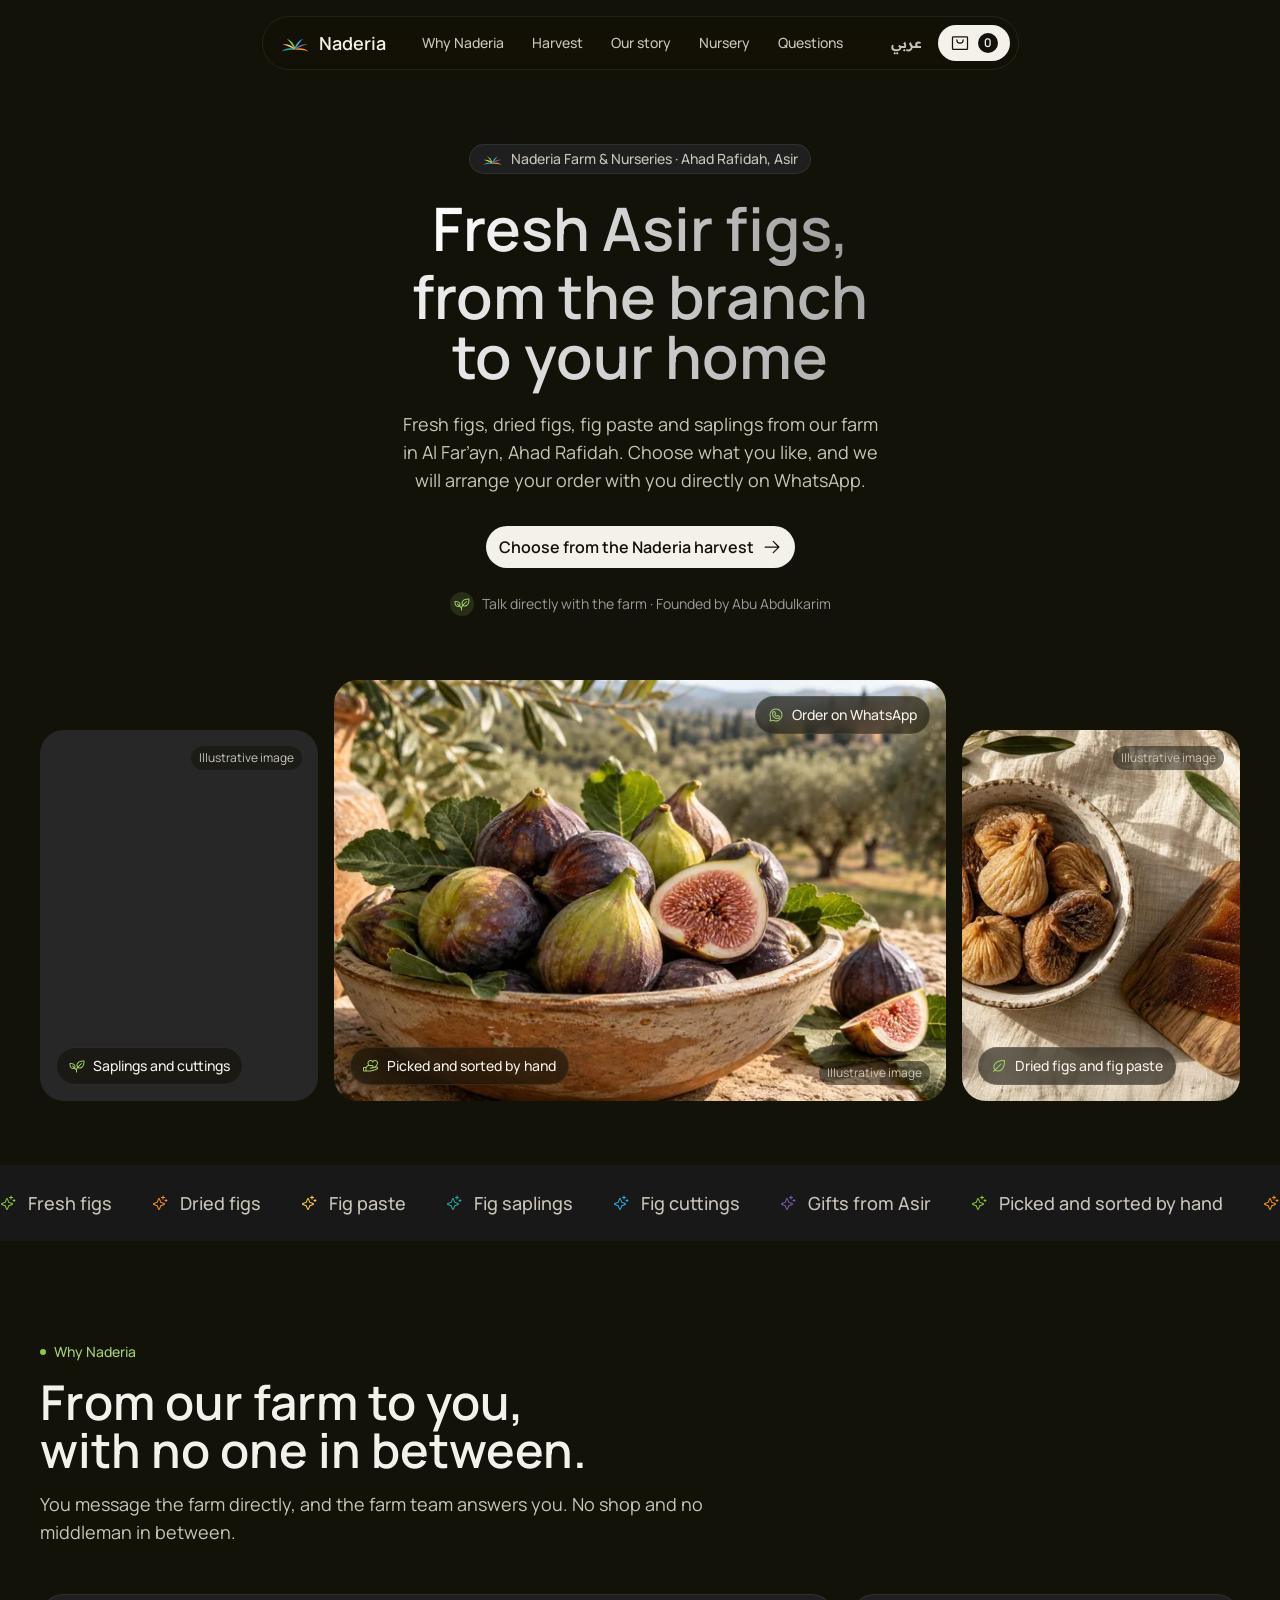
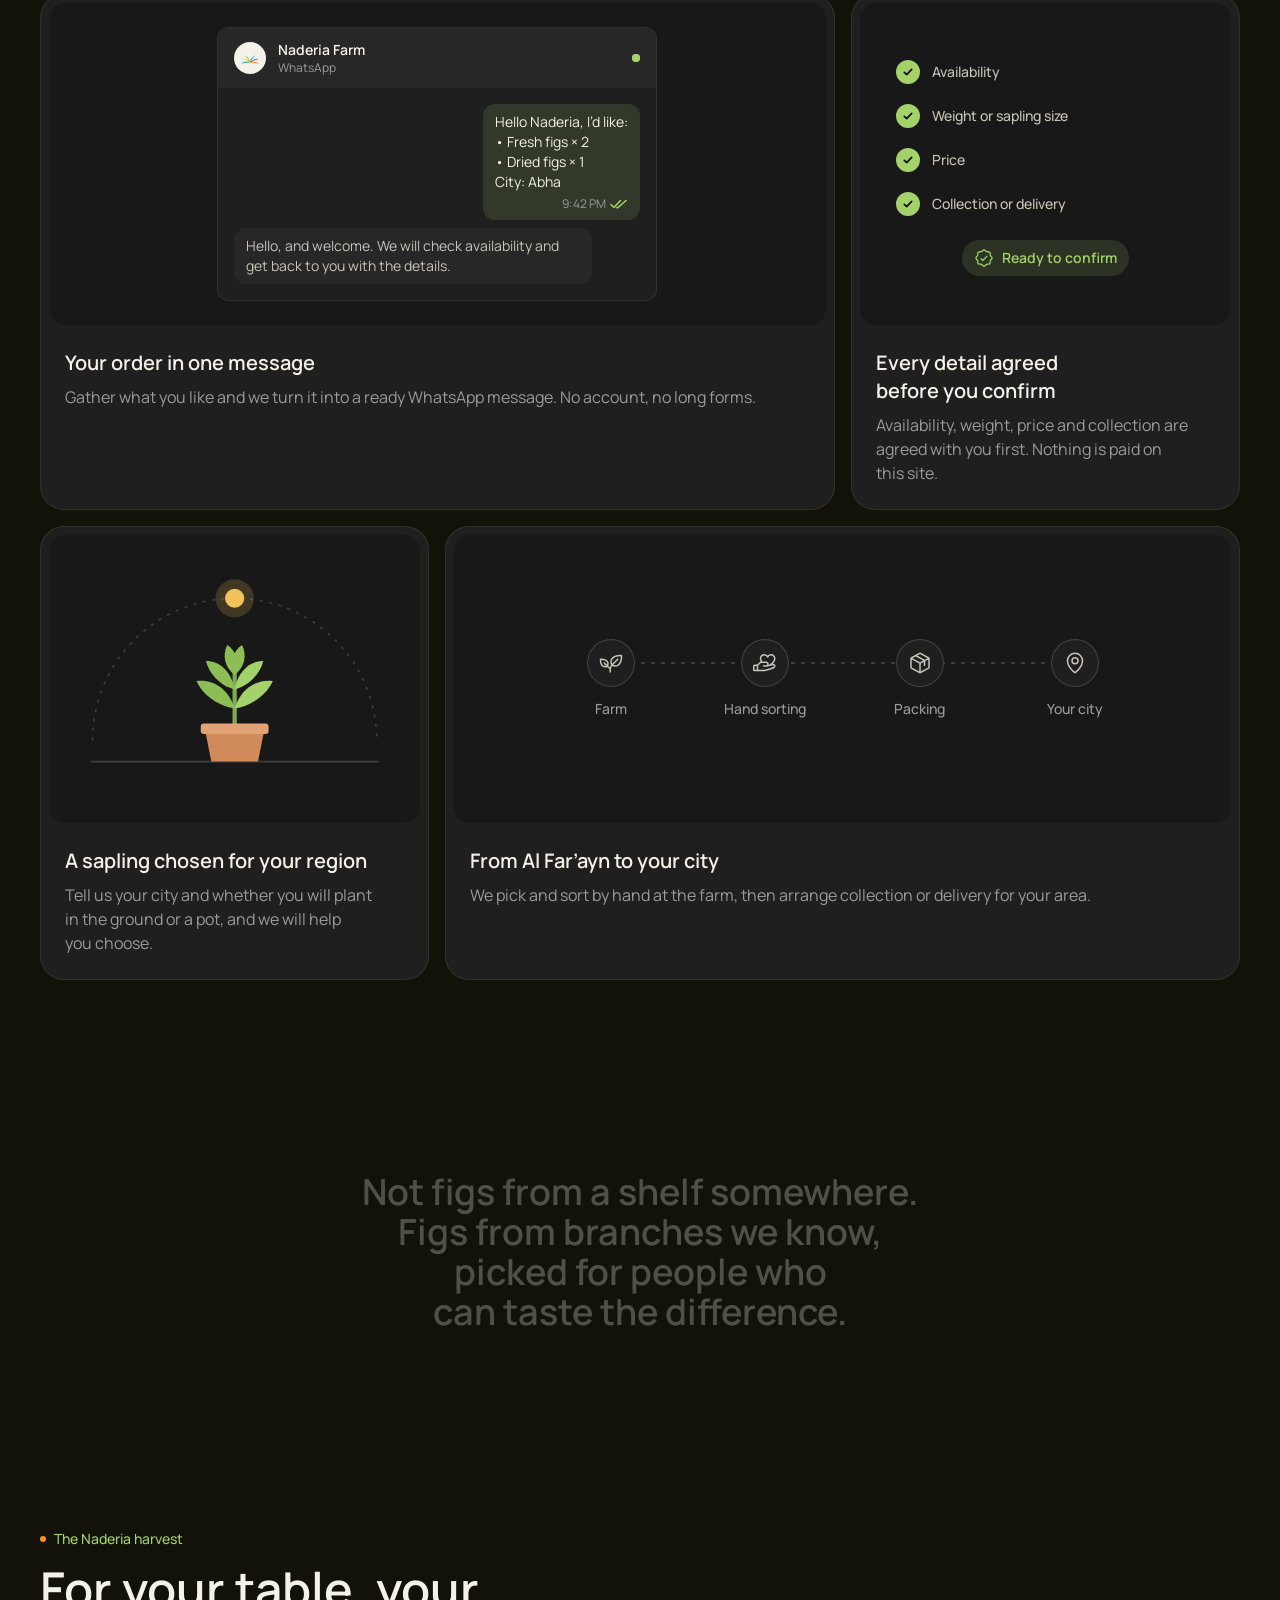
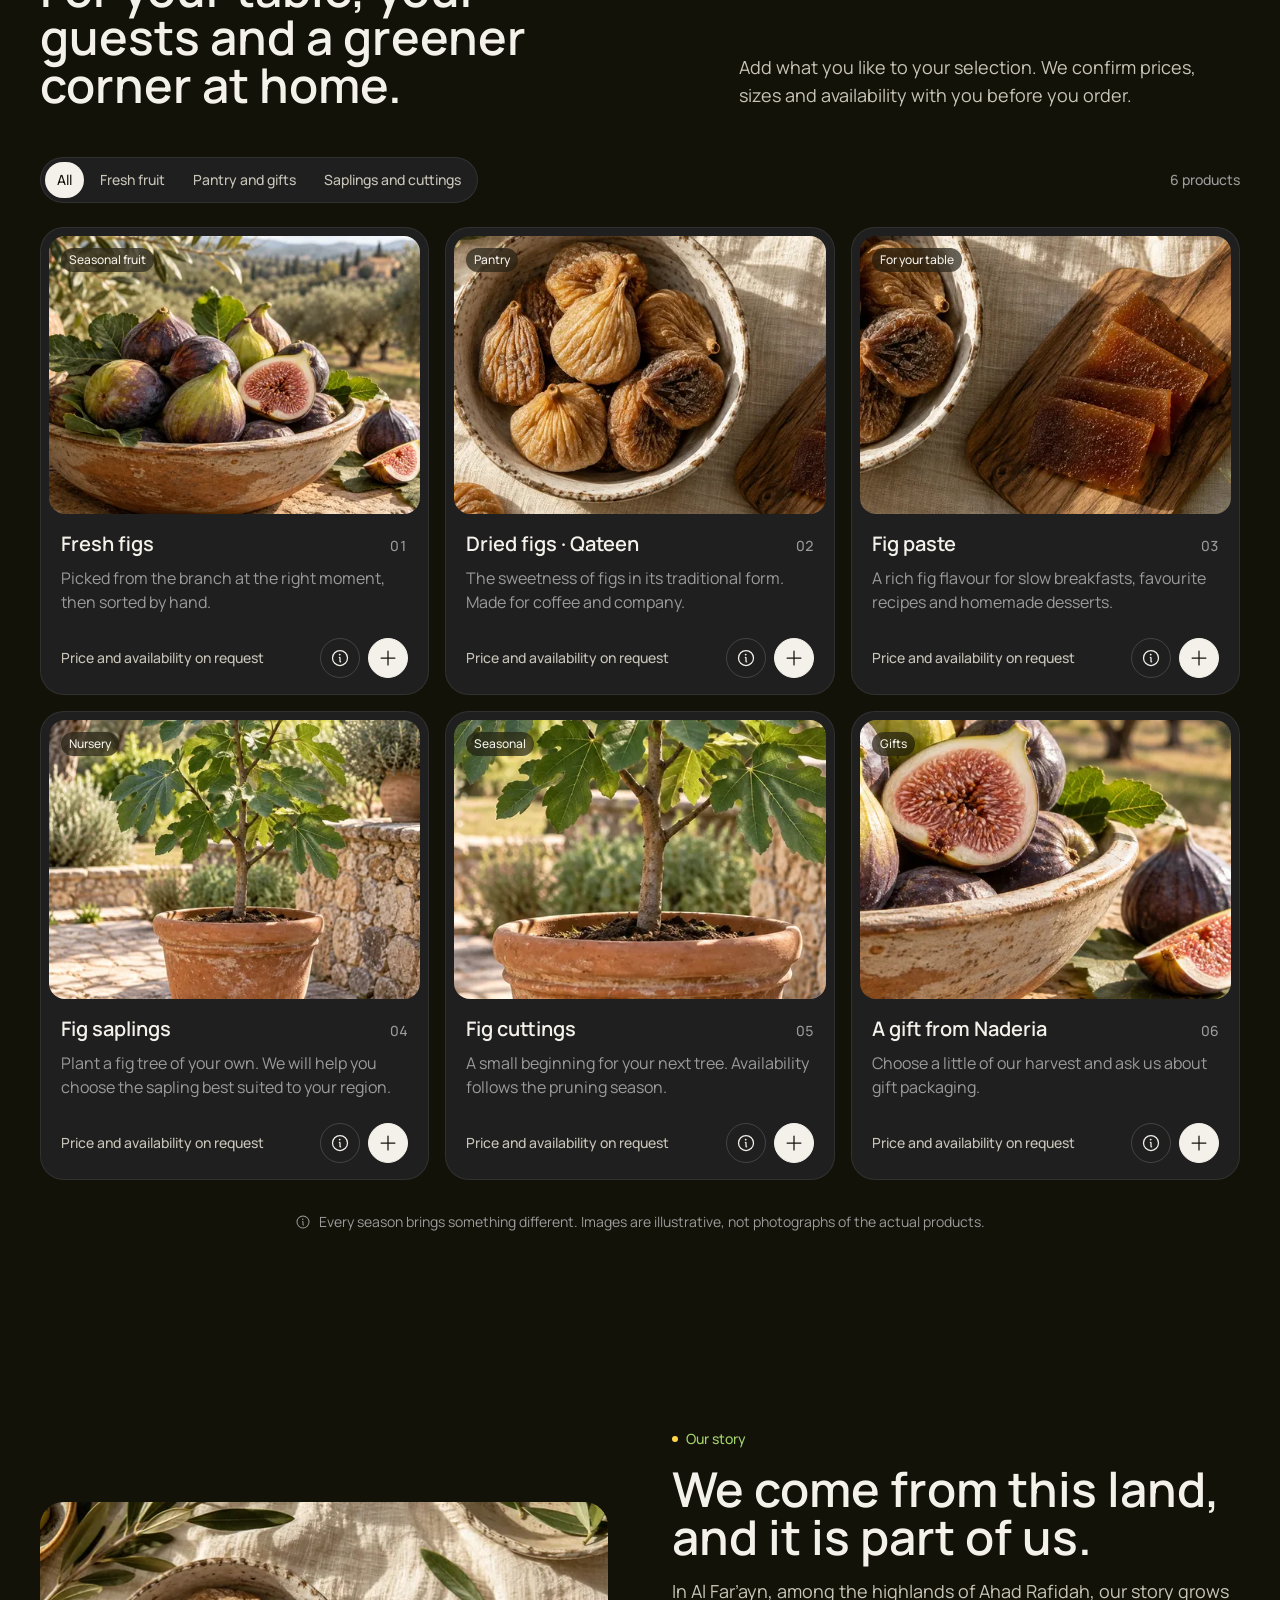
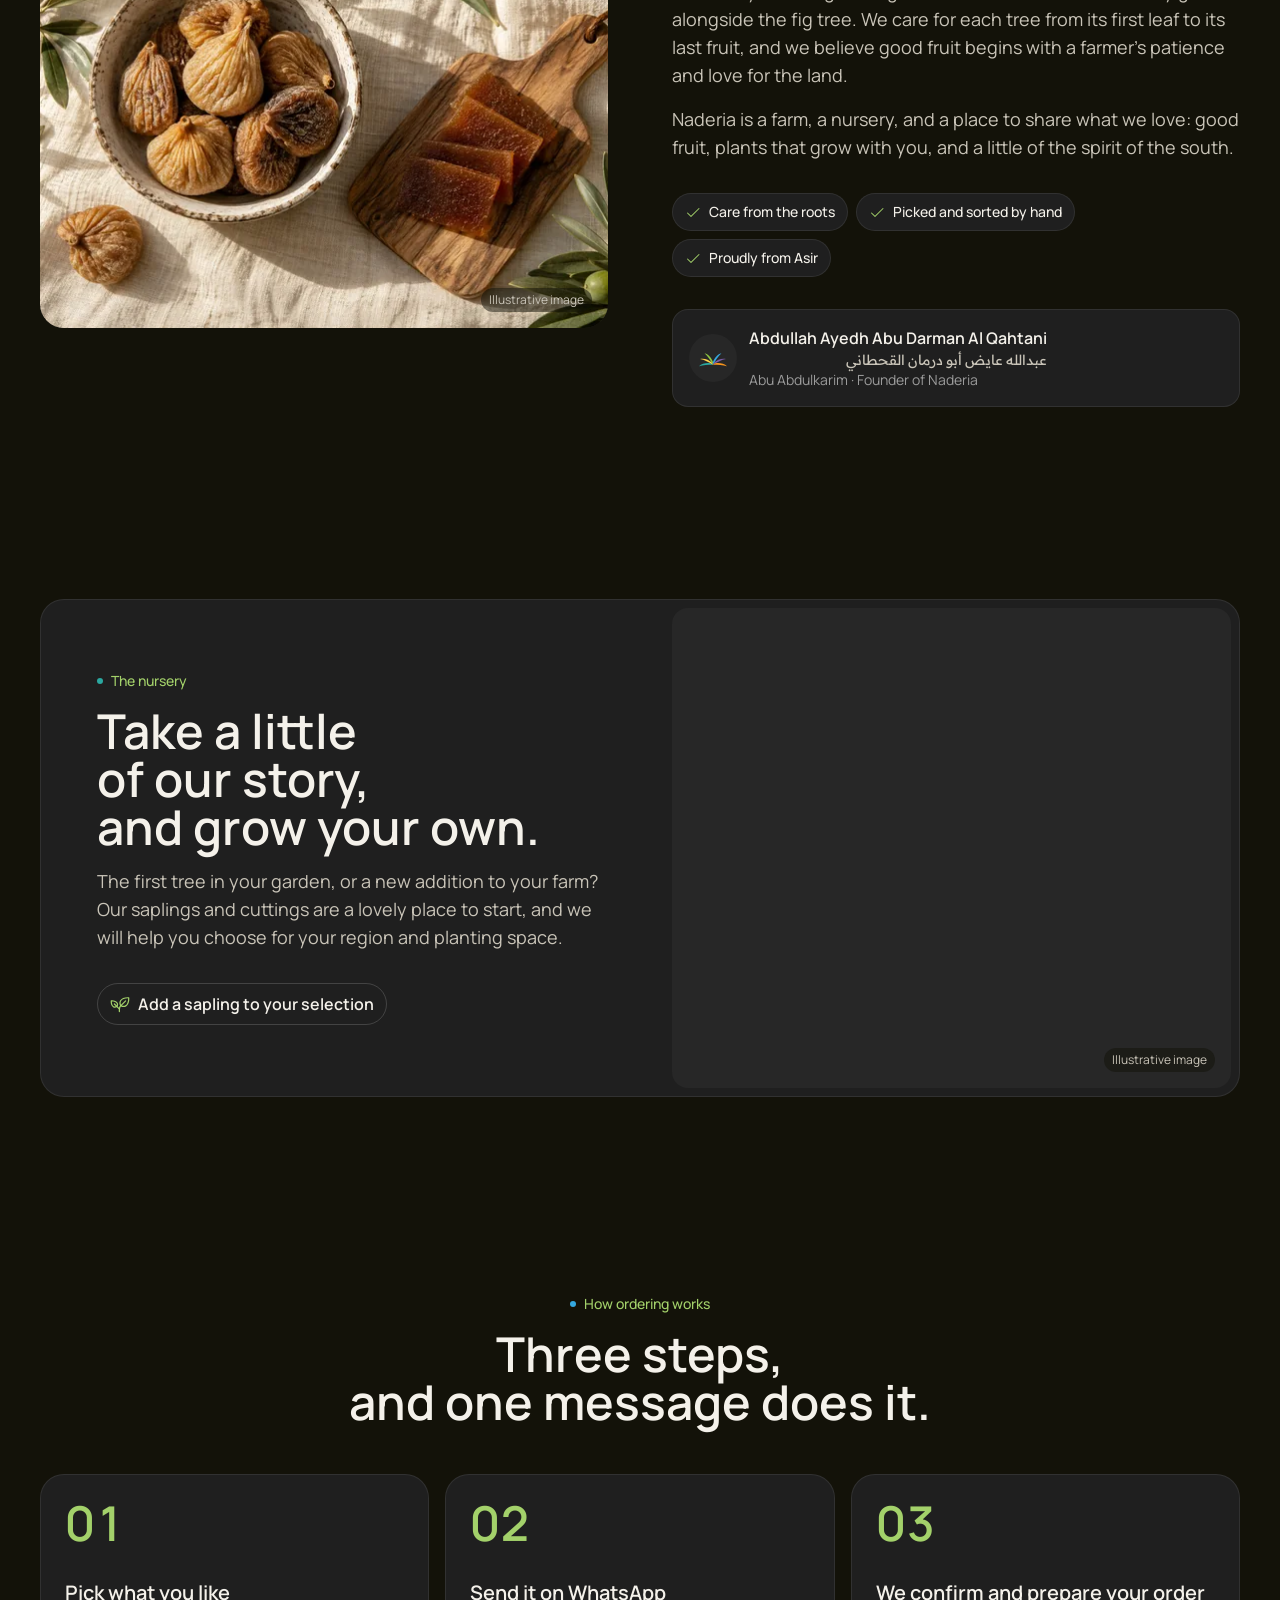
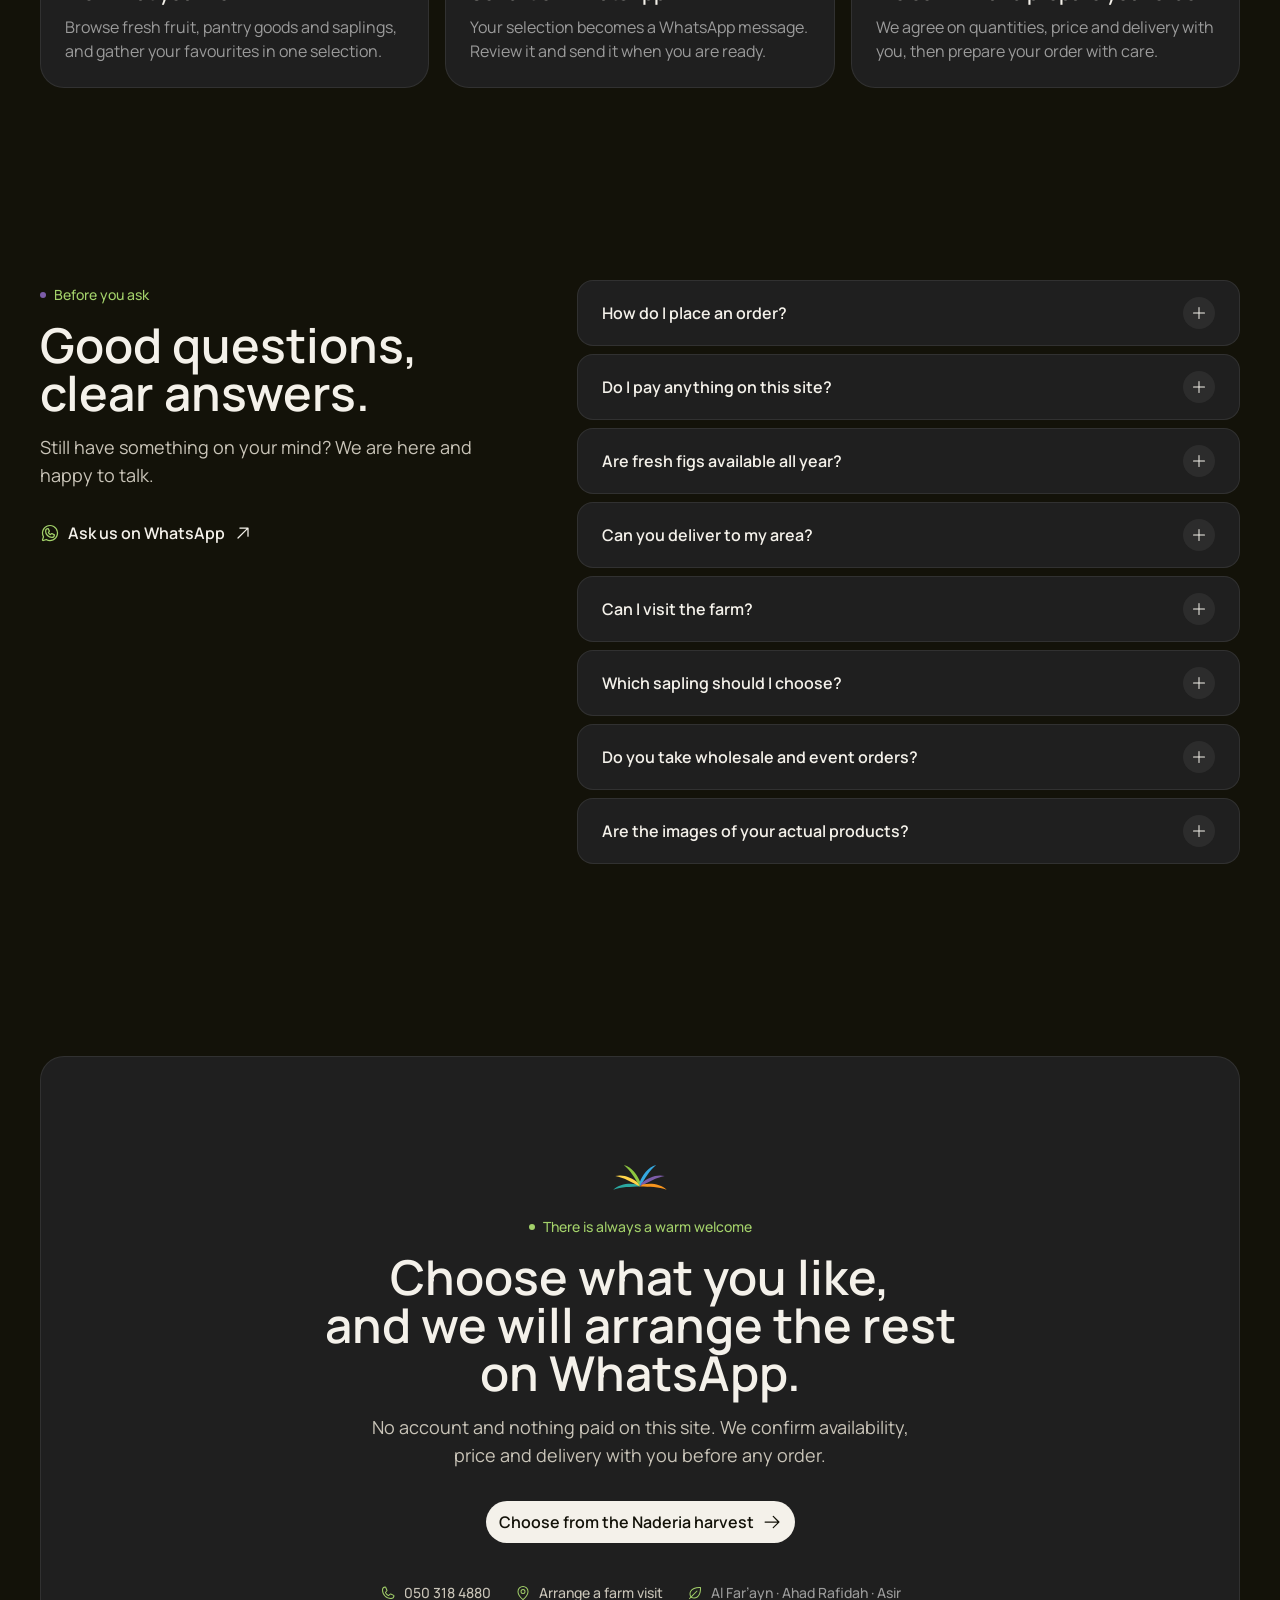
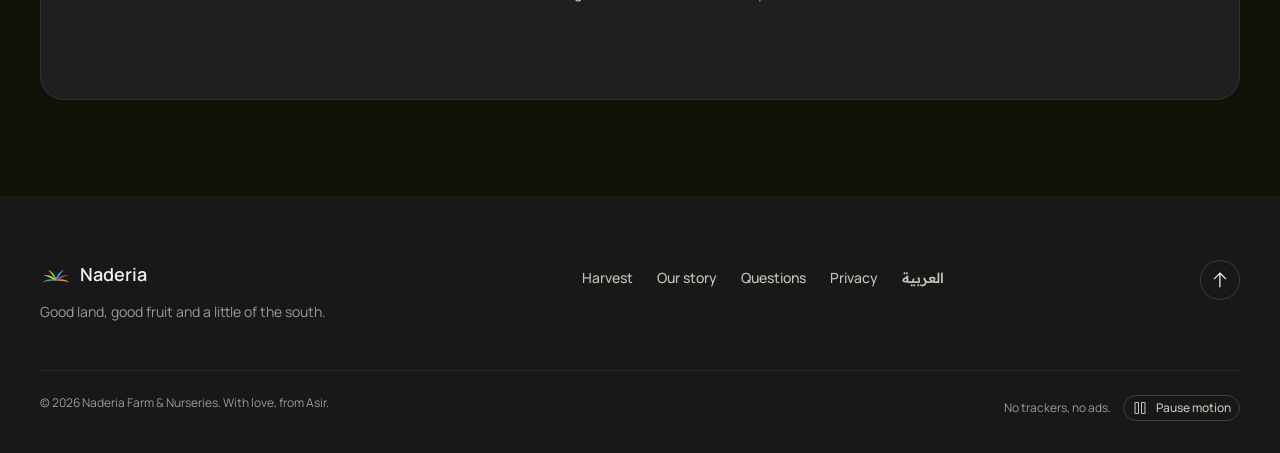
<file: en/index.html>
<!DOCTYPE html>
<html lang="en" dir="ltr" class="no-js">
<head>
 <meta charset="UTF-8"><meta name="viewport" content="width=device-width, initial-scale=1">
 <meta name="theme-color" content="#131209"><meta name="color-scheme" content="dark"><title>Naderia | Fresh Asir figs, from the branch to your home</title>
 <meta name="description" content="Fresh figs, dried figs, fig paste and saplings from Naderia Farm in Al Far’ayn, Ahad Rafidah, Asir. Arrange your order with the farm on WhatsApp.">
 <link rel="canonical" href="https://alnaderia.com/en/">
 <link rel="alternate" hreflang="ar" href="https://alnaderia.com/"><link rel="alternate" hreflang="en" href="https://alnaderia.com/en/"><link rel="alternate" hreflang="x-default" href="https://alnaderia.com/">
 <link rel="icon" href="../favicon.svg" type="image/svg+xml">
 <meta property="og:type" content="website"><meta property="og:title" content="Naderia | Fresh Asir figs, from the branch to your home"><meta property="og:description" content="Fresh figs, dried figs, fig paste and saplings from Naderia Farm in Al Far’ayn, Ahad Rafidah, Asir. Arrange your order with the farm on WhatsApp."><meta property="og:url" content="https://alnaderia.com/en/"><meta property="og:site_name" content="Naderia"><meta property="og:image" content="https://alnaderia.com/assets/og-en.png"><meta property="og:image:width" content="1200"><meta property="og:image:height" content="630"><meta property="og:image:alt" content="Naderia emblem with the line: Fresh Asir figs, from the branch to your home"><meta name="twitter:image" content="https://alnaderia.com/assets/og-en.png"><meta property="og:locale" content="en_US"><meta property="og:locale:alternate" content="ar_SA"><meta name="twitter:card" content="summary_large_image">
 
 <link rel="preload" href="../assets/fonts/manrope-latin-wght.woff2" as="font" type="font/woff2" crossorigin>
 <link rel="preload" as="image" href="../assets/fig-harvest.webp" imagesrcset="../assets/fig-harvest-640.webp 640w, ../assets/fig-harvest-1024.webp 1024w, ../assets/fig-harvest.webp 1536w" imagesizes="(min-width:1024px) 612px, (min-width:768px) 52vw, calc(100vw - 32px)" fetchpriority="high">
 <script>document.documentElement.classList.replace('no-js','js');setTimeout(function(){var r=document.documentElement;if(!r.classList.contains('is-ready'))r.classList.remove('js')},3000)</script>
 <link rel="stylesheet" href="../assets/fonts.css?v=97892dbeb8"><link rel="stylesheet" href="../assets/style.css?v=f01abd89a8"><link rel="stylesheet" href="../assets/experience.css?v=478c9b4abf">
 <script src="../assets/motion.js?v=a3a2899933" defer></script>
 <script src="../assets/experience.js?v=a56848a3c6" defer></script>
 <script type="application/ld+json">{"@context": "https://schema.org", "@type": "LocalBusiness", "@id": "https://alnaderia.com/#farm", "name": "Naderia Farm & Nurseries", "alternateName": "مزرعة ومشاتل النادرية", "url": "https://alnaderia.com/", "logo": "https://alnaderia.com/assets/logo.png", "image": "https://alnaderia.com/assets/logo.png", "telephone": "+966503184880", "address": {"@type": "PostalAddress", "addressCountry": "SA", "addressRegion": "Asir", "addressLocality": "Ahad Rafidah"}, "founder": {"@type": "Person", "name": "عبدالله عايض أبو درمان القحطاني", "alternateName": ["أبو عبدالكريم", "Abdullah Ayedh Abu Darman Al Qahtani"]}, "description": "Fresh figs, dried figs, fig paste and saplings from Naderia Farm in Al Far’ayn, Ahad Rafidah, Asir. Arrange your order with the farm on WhatsApp."}</script>
 <script type="application/ld+json">{"@context": "https://schema.org", "@type": "FAQPage", "mainEntity": [{"@type": "Question", "name": "How do I place an order?", "acceptedAnswer": {"@type": "Answer", "text": "Add your favourite products to your selection, review the quantities, then continue on WhatsApp. We go over availability, price, weight or sapling size, and collection or delivery with you before anything is confirmed."}}, {"@type": "Question", "name": "Do I pay anything on this site?", "acceptedAnswer": {"@type": "Answer", "text": "No. The site takes no payment and needs no account. The farm team confirms the price and order details with you directly on WhatsApp."}}, {"@type": "Question", "name": "Are fresh figs available all year?", "acceptedAnswer": {"@type": "Answer", "text": "Fresh figs are seasonal, and availability depends on ripeness and harvesting. Message us to find out what is available now, or ask about dried figs and fig paste."}}, {"@type": "Question", "name": "Can you deliver to my area?", "acceptedAnswer": {"@type": "Answer", "text": "Delivery and shipping are arranged according to your location, product and quantity. Add your city before you send your selection, so we can explain the options and cost before anything is confirmed."}}, {"@type": "Question", "name": "Can I visit the farm?", "acceptedAnswer": {"@type": "Answer", "text": "You are very welcome. Visits are by prior arrangement; contact us to agree on a time and receive the exact farm location."}}, {"@type": "Question", "name": "Which sapling should I choose?", "acceptedAnswer": {"@type": "Answer", "text": "Tell us your region and whether you plan to grow in the ground or a pot. We will help you choose a suitable sapling or cutting and talk you through its care when you order."}}, {"@type": "Question", "name": "Do you take wholesale and event orders?", "acceptedAnswer": {"@type": "Answer", "text": "Yes. Get in touch to arrange quantities for shops, events and gifts. Share an approximate quantity and date, and we will confirm what we can provide."}}, {"@type": "Question", "name": "Are the images of your actual products?", "acceptedAnswer": {"@type": "Answer", "text": "The current images are illustrative, not photographs of the farm’s products or packaging. Ask us on WhatsApp if you would like to see what is available today."}}]}</script>
</head>
<body>
 <a class="skip-link" href="#main">Skip to content</a>
 <header class="nav" id="siteHeader"><div class="nav-pill" data-appear>
  <a class="brand" href="#home" aria-label="Naderia Farm & Nurseries"><span class="brand-mark"><img src="../favicon.svg" alt="" width="84" height="52"></span><span class="brand-word">Naderia</span></a>
  <nav class="nav-links" aria-label="Main navigation"><a href="#why" data-spy="why">Why Naderia</a><a href="#products" data-spy="products">Harvest</a><a href="#story" data-spy="story">Our story</a><a href="#nursery" data-spy="nursery">Nursery</a><a href="#faq" data-spy="faq">Questions</a></nav>
  <div class="nav-actions"><a class="nav-lang" href="../" lang="ar">عربي</a><button type="button" class="nav-basket" data-order="" aria-label="Open your selection"><svg class="icon " viewBox="0 0 256 256" fill="currentColor" aria-hidden="true"><path d="M216,40H40A16,16,0,0,0,24,56V200a16,16,0,0,0,16,16H216a16,16,0,0,0,16-16V56A16,16,0,0,0,216,40Zm0,160H40V56H216V200ZM176,88a48,48,0,0,1-96,0,8,8,0,0,1,16,0,32,32,0,0,0,64,0,8,8,0,0,1,16,0Z"/></svg><span class="cart-count" data-cart-count aria-hidden="true">0</span></button><button type="button" class="nav-toggle" id="menuBtn" aria-controls="mobileNav" aria-expanded="false" aria-label="Open menu"><span></span><span></span></button></div>
 </div></header>
 <nav class="menu-panel" id="mobileNav" aria-label="Mobile navigation"><div class="menu-links"><a href="#why" data-spy="why" style="--i:0">Why Naderia</a><a href="#products" data-spy="products" style="--i:1">Harvest</a><a href="#story" data-spy="story" style="--i:2">Our story</a><a href="#nursery" data-spy="nursery" style="--i:3">Nursery</a><a href="#faq" data-spy="faq" style="--i:4">Questions</a><a href="#contact" data-spy="contact" style="--i:5">Contact</a></div><div class="menu-foot" style="--i:6"><a class="btn btn-primary" href="#products">Choose from the Naderia harvest<svg class="icon dir-arrow" viewBox="0 0 256 256" fill="currentColor" aria-hidden="true"><path d="M224,128a8,8,0,0,1-8,8H59.31l58.35,58.34a8,8,0,0,1-11.32,11.32l-72-72a8,8,0,0,1,0-11.32l72-72a8,8,0,0,1,11.32,11.32L59.31,120H216A8,8,0,0,1,224,128Z"/></svg></a><a class="menu-lang" href="../" lang="ar">العربية</a></div></nav>
 <main id="main">
  <section class="hero" id="home" aria-labelledby="heroTitle">
   <div class="container hero-copy">
    <p class="badge" data-appear><img class="badge-mark" src="../favicon.svg" alt="" width="21" height="14">Naderia Farm &amp; Nurseries · Ahad Rafidah, Asir</p>
    <h1 id="heroTitle" class="hero-title"><span class="line" data-appear>Fresh Asir figs,</span> <span class="line" data-appear>from the branch to your home</span></h1>
    <p class="hero-sub" data-appear>Fresh figs, dried figs, fig paste and saplings from our farm in <span class="nw">Al Far’ayn, Ahad Rafidah</span>. Choose what you like, and we will arrange your order with you directly on WhatsApp.</p>
    <div class="hero-cta" data-appear><a class="btn btn-primary" href="#products">Choose from the Naderia harvest<svg class="icon dir-arrow" viewBox="0 0 256 256" fill="currentColor" aria-hidden="true"><path d="M224,128a8,8,0,0,1-8,8H59.31l58.35,58.34a8,8,0,0,1-11.32,11.32l-72-72a8,8,0,0,1,0-11.32l72-72a8,8,0,0,1,11.32,11.32L59.31,120H216A8,8,0,0,1,224,128Z"/></svg></a></div>
    <p class="hero-proof" data-appear><span class="proof-mark"><svg class="icon " viewBox="0 0 256 256" fill="currentColor" aria-hidden="true"><path d="M247.63,47.89a8,8,0,0,0-7.52-7.52c-51.76-3-93.32,12.74-111.18,42.22-11.8,19.49-11.78,43.16-.16,65.74a71.34,71.34,0,0,0-14.17,27L98.33,159c7.82-16.33,7.52-33.35-1-47.49-13.2-21.79-43.67-33.47-81.5-31.25a8,8,0,0,0-7.52,7.52c-2.23,37.83,9.46,68.3,31.25,81.5A45.82,45.82,0,0,0,63.44,176,54.58,54.58,0,0,0,87,170.33l25,25V224a8,8,0,0,0,16,0V194.51a55.61,55.61,0,0,1,12.27-35,73.91,73.91,0,0,0,33.31,8.4,60.9,60.9,0,0,0,31.83-8.86C234.89,141.21,250.67,99.65,247.63,47.89ZM47.81,155.6C32.47,146.31,23.79,124.32,24,96c28.32-.24,50.31,8.47,59.6,23.81,4.85,8,5.64,17.33,2.46,26.94L61.65,122.34a8,8,0,0,0-11.31,11.31l24.41,24.41C65.14,161.24,55.82,160.45,47.81,155.6Zm149.31-10.22c-13.4,8.11-29.15,8.73-45.15,2l53.69-53.7a8,8,0,0,0-11.31-11.31L140.65,136c-6.76-16-6.15-31.76,2-45.15,13.94-23,47-35.82,89.33-34.83C232.94,98.34,220.14,131.44,197.12,145.38Z"/></svg></span><span>Talk directly with the farm · Founded by Abu Abdulkarim</span></p>
   </div>
   <div class="container hero-stage">
    <figure class="hero-card hero-side ph-wrap" style="--d:.5s"><img class="ph" src="../assets/fig-nursery.webp" srcset="../assets/fig-nursery-480.webp 480w, ../assets/fig-nursery-768.webp 768w, ../assets/fig-nursery.webp 1024w" sizes="(min-width:1024px) 280px, 23vw" alt="Illustrative image of a fig sapling in a terracotta pot" width="1024" height="1536" loading="lazy" decoding="async"><figcaption class="chip"><svg class="icon " viewBox="0 0 256 256" fill="currentColor" aria-hidden="true"><path d="M247.63,47.89a8,8,0,0,0-7.52-7.52c-51.76-3-93.32,12.74-111.18,42.22-11.8,19.49-11.78,43.16-.16,65.74a71.34,71.34,0,0,0-14.17,27L98.33,159c7.82-16.33,7.52-33.35-1-47.49-13.2-21.79-43.67-33.47-81.5-31.25a8,8,0,0,0-7.52,7.52c-2.23,37.83,9.46,68.3,31.25,81.5A45.82,45.82,0,0,0,63.44,176,54.58,54.58,0,0,0,87,170.33l25,25V224a8,8,0,0,0,16,0V194.51a55.61,55.61,0,0,1,12.27-35,73.91,73.91,0,0,0,33.31,8.4,60.9,60.9,0,0,0,31.83-8.86C234.89,141.21,250.67,99.65,247.63,47.89ZM47.81,155.6C32.47,146.31,23.79,124.32,24,96c28.32-.24,50.31,8.47,59.6,23.81,4.85,8,5.64,17.33,2.46,26.94L61.65,122.34a8,8,0,0,0-11.31,11.31l24.41,24.41C65.14,161.24,55.82,160.45,47.81,155.6Zm149.31-10.22c-13.4,8.11-29.15,8.73-45.15,2l53.69-53.7a8,8,0,0,0-11.31-11.31L140.65,136c-6.76-16-6.15-31.76,2-45.15,13.94-23,47-35.82,89.33-34.83C232.94,98.34,220.14,131.44,197.12,145.38Z"/></svg>Saplings and cuttings</figcaption><span class="photo-note">Illustrative image</span></figure>
    <figure class="hero-card hero-main ph-wrap" style="--d:.2s"><img class="ph" src="../assets/fig-harvest.webp" srcset="../assets/fig-harvest-640.webp 640w, ../assets/fig-harvest-1024.webp 1024w, ../assets/fig-harvest.webp 1536w" sizes="(min-width:1024px) 612px, (min-width:768px) 52vw, calc(100vw - 32px)" alt="Illustrative image of ripe figs in a handmade bowl among fig leaves" width="1536" height="1024" fetchpriority="high" decoding="async">
     <figcaption class="chip chip-float chip-a"><svg class="icon " viewBox="0 0 256 256" fill="currentColor" aria-hidden="true"><path d="M230.33,141.06a24.34,24.34,0,0,0-18.61-4.77C230.5,117.33,240,98.48,240,80c0-26.47-21.29-48-47.46-48A47.58,47.58,0,0,0,156,48.75,47.58,47.58,0,0,0,119.46,32C93.29,32,72,53.53,72,80c0,11,3.24,21.69,10.06,33a31.87,31.87,0,0,0-14.75,8.4L44.69,144H16A16,16,0,0,0,0,160v40a16,16,0,0,0,16,16H120a7.93,7.93,0,0,0,1.94-.24l64-16a6.94,6.94,0,0,0,1.19-.4L226,182.82l.44-.2a24.6,24.6,0,0,0,3.93-41.56ZM119.46,48A31.15,31.15,0,0,1,148.6,67a8,8,0,0,0,14.8,0,31.15,31.15,0,0,1,29.14-19C209.59,48,224,62.65,224,80c0,19.51-15.79,41.58-45.66,63.9l-11.09,2.55A28,28,0,0,0,140,112H100.68C92.05,100.36,88,90.12,88,80,88,62.65,102.41,48,119.46,48ZM16,160H40v40H16Zm203.43,8.21-38,16.18L119,200H56V155.31l22.63-22.62A15.86,15.86,0,0,1,89.94,128H140a12,12,0,0,1,0,24H112a8,8,0,0,0,0,16h32a8.32,8.32,0,0,0,1.79-.2l67-15.41.31-.08a8.6,8.6,0,0,1,6.3,15.9Z"/></svg>Picked and sorted by hand</figcaption>
     <span class="chip chip-float chip-b"><svg class="icon " viewBox="0 0 256 256" fill="currentColor" aria-hidden="true"><path d="M187.58,144.84l-32-16a8,8,0,0,0-8,.5l-14.69,9.8a40.55,40.55,0,0,1-16-16l9.8-14.69a8,8,0,0,0,.5-8l-16-32A8,8,0,0,0,104,64a40,40,0,0,0-40,40,88.1,88.1,0,0,0,88,88,40,40,0,0,0,40-40A8,8,0,0,0,187.58,144.84ZM152,176a72.08,72.08,0,0,1-72-72A24,24,0,0,1,99.29,80.46l11.48,23L101,118a8,8,0,0,0-.73,7.51,56.47,56.47,0,0,0,30.15,30.15A8,8,0,0,0,138,155l14.61-9.74,23,11.48A24,24,0,0,1,152,176ZM128,24A104,104,0,0,0,36.18,176.88L24.83,210.93a16,16,0,0,0,20.24,20.24l34.05-11.35A104,104,0,1,0,128,24Zm0,192a87.87,87.87,0,0,1-44.06-11.81,8,8,0,0,0-6.54-.67L40,216,52.47,178.6a8,8,0,0,0-.66-6.54A88,88,0,1,1,128,216Z"/></svg>Order on WhatsApp</span>
     <span class="photo-note">Illustrative image</span></figure>
    <figure class="hero-card hero-side ph-wrap" style="--d:.58s"><img class="ph" src="../assets/fig-pantry.webp" srcset="../assets/fig-pantry-640.webp 640w, ../assets/fig-pantry-1024.webp 1024w, ../assets/fig-pantry.webp 1536w" sizes="(min-width:1024px) 560px, 46vw" loading="lazy" alt="Illustrative image of dried figs and fig paste on a wooden board" width="1536" height="1024" decoding="async"><figcaption class="chip"><svg class="icon " viewBox="0 0 256 256" fill="currentColor" aria-hidden="true"><path d="M223.45,40.07a8,8,0,0,0-7.52-7.52C139.8,28.08,78.82,51,52.82,94a87.09,87.09,0,0,0-12.76,49c.57,15.92,5.21,32,13.79,47.85l-19.51,19.5a8,8,0,0,0,11.32,11.32l19.5-19.51C81,210.73,97.09,215.37,113,215.94q1.67.06,3.33.06A86.93,86.93,0,0,0,162,203.18C205,177.18,227.93,116.21,223.45,40.07ZM153.75,189.5c-22.75,13.78-49.68,14-76.71.77l88.63-88.62a8,8,0,0,0-11.32-11.32L65.73,179c-13.19-27-13-54,.77-76.71,22.09-36.47,74.6-56.44,141.31-54.06C210.2,114.89,190.22,167.41,153.75,189.5Z"/></svg>Dried figs and fig paste</figcaption><span class="photo-note">Illustrative image</span></figure>
   </div>
  </section>
  <section class="ticker" aria-label="What Naderia grows"><div class="ticker-track"><ul class="ticker-set"><li><svg class="icon " viewBox="0 0 256 256" fill="currentColor" aria-hidden="true"><path d="M197.58,129.06,146,110l-19-51.62a15.92,15.92,0,0,0-29.88,0L78,110l-51.62,19a15.92,15.92,0,0,0,0,29.88L78,178l19,51.62a15.92,15.92,0,0,0,29.88,0L146,178l51.62-19a15.92,15.92,0,0,0,0-29.88ZM137,164.22a8,8,0,0,0-4.74,4.74L112,223.85,91.78,169A8,8,0,0,0,87,164.22L32.15,144,87,123.78A8,8,0,0,0,91.78,119L112,64.15,132.22,119a8,8,0,0,0,4.74,4.74L191.85,144ZM144,40a8,8,0,0,1,8-8h16V16a8,8,0,0,1,16,0V32h16a8,8,0,0,1,0,16H184V64a8,8,0,0,1-16,0V48H152A8,8,0,0,1,144,40ZM248,88a8,8,0,0,1-8,8h-8v8a8,8,0,0,1-16,0V96h-8a8,8,0,0,1,0-16h8V72a8,8,0,0,1,16,0v8h8A8,8,0,0,1,248,88Z"/></svg><span>Fresh figs</span></li><li><svg class="icon " viewBox="0 0 256 256" fill="currentColor" aria-hidden="true"><path d="M197.58,129.06,146,110l-19-51.62a15.92,15.92,0,0,0-29.88,0L78,110l-51.62,19a15.92,15.92,0,0,0,0,29.88L78,178l19,51.62a15.92,15.92,0,0,0,29.88,0L146,178l51.62-19a15.92,15.92,0,0,0,0-29.88ZM137,164.22a8,8,0,0,0-4.74,4.74L112,223.85,91.78,169A8,8,0,0,0,87,164.22L32.15,144,87,123.78A8,8,0,0,0,91.78,119L112,64.15,132.22,119a8,8,0,0,0,4.74,4.74L191.85,144ZM144,40a8,8,0,0,1,8-8h16V16a8,8,0,0,1,16,0V32h16a8,8,0,0,1,0,16H184V64a8,8,0,0,1-16,0V48H152A8,8,0,0,1,144,40ZM248,88a8,8,0,0,1-8,8h-8v8a8,8,0,0,1-16,0V96h-8a8,8,0,0,1,0-16h8V72a8,8,0,0,1,16,0v8h8A8,8,0,0,1,248,88Z"/></svg><span>Dried figs</span></li><li><svg class="icon " viewBox="0 0 256 256" fill="currentColor" aria-hidden="true"><path d="M197.58,129.06,146,110l-19-51.62a15.92,15.92,0,0,0-29.88,0L78,110l-51.62,19a15.92,15.92,0,0,0,0,29.88L78,178l19,51.62a15.92,15.92,0,0,0,29.88,0L146,178l51.62-19a15.92,15.92,0,0,0,0-29.88ZM137,164.22a8,8,0,0,0-4.74,4.74L112,223.85,91.78,169A8,8,0,0,0,87,164.22L32.15,144,87,123.78A8,8,0,0,0,91.78,119L112,64.15,132.22,119a8,8,0,0,0,4.74,4.74L191.85,144ZM144,40a8,8,0,0,1,8-8h16V16a8,8,0,0,1,16,0V32h16a8,8,0,0,1,0,16H184V64a8,8,0,0,1-16,0V48H152A8,8,0,0,1,144,40ZM248,88a8,8,0,0,1-8,8h-8v8a8,8,0,0,1-16,0V96h-8a8,8,0,0,1,0-16h8V72a8,8,0,0,1,16,0v8h8A8,8,0,0,1,248,88Z"/></svg><span>Fig paste</span></li><li><svg class="icon " viewBox="0 0 256 256" fill="currentColor" aria-hidden="true"><path d="M197.58,129.06,146,110l-19-51.62a15.92,15.92,0,0,0-29.88,0L78,110l-51.62,19a15.92,15.92,0,0,0,0,29.88L78,178l19,51.62a15.92,15.92,0,0,0,29.88,0L146,178l51.62-19a15.92,15.92,0,0,0,0-29.88ZM137,164.22a8,8,0,0,0-4.74,4.74L112,223.85,91.78,169A8,8,0,0,0,87,164.22L32.15,144,87,123.78A8,8,0,0,0,91.78,119L112,64.15,132.22,119a8,8,0,0,0,4.74,4.74L191.85,144ZM144,40a8,8,0,0,1,8-8h16V16a8,8,0,0,1,16,0V32h16a8,8,0,0,1,0,16H184V64a8,8,0,0,1-16,0V48H152A8,8,0,0,1,144,40ZM248,88a8,8,0,0,1-8,8h-8v8a8,8,0,0,1-16,0V96h-8a8,8,0,0,1,0-16h8V72a8,8,0,0,1,16,0v8h8A8,8,0,0,1,248,88Z"/></svg><span>Fig saplings</span></li><li><svg class="icon " viewBox="0 0 256 256" fill="currentColor" aria-hidden="true"><path d="M197.58,129.06,146,110l-19-51.62a15.92,15.92,0,0,0-29.88,0L78,110l-51.62,19a15.92,15.92,0,0,0,0,29.88L78,178l19,51.62a15.92,15.92,0,0,0,29.88,0L146,178l51.62-19a15.92,15.92,0,0,0,0-29.88ZM137,164.22a8,8,0,0,0-4.74,4.74L112,223.85,91.78,169A8,8,0,0,0,87,164.22L32.15,144,87,123.78A8,8,0,0,0,91.78,119L112,64.15,132.22,119a8,8,0,0,0,4.74,4.74L191.85,144ZM144,40a8,8,0,0,1,8-8h16V16a8,8,0,0,1,16,0V32h16a8,8,0,0,1,0,16H184V64a8,8,0,0,1-16,0V48H152A8,8,0,0,1,144,40ZM248,88a8,8,0,0,1-8,8h-8v8a8,8,0,0,1-16,0V96h-8a8,8,0,0,1,0-16h8V72a8,8,0,0,1,16,0v8h8A8,8,0,0,1,248,88Z"/></svg><span>Fig cuttings</span></li><li><svg class="icon " viewBox="0 0 256 256" fill="currentColor" aria-hidden="true"><path d="M197.58,129.06,146,110l-19-51.62a15.92,15.92,0,0,0-29.88,0L78,110l-51.62,19a15.92,15.92,0,0,0,0,29.88L78,178l19,51.62a15.92,15.92,0,0,0,29.88,0L146,178l51.62-19a15.92,15.92,0,0,0,0-29.88ZM137,164.22a8,8,0,0,0-4.74,4.74L112,223.85,91.78,169A8,8,0,0,0,87,164.22L32.15,144,87,123.78A8,8,0,0,0,91.78,119L112,64.15,132.22,119a8,8,0,0,0,4.74,4.74L191.85,144ZM144,40a8,8,0,0,1,8-8h16V16a8,8,0,0,1,16,0V32h16a8,8,0,0,1,0,16H184V64a8,8,0,0,1-16,0V48H152A8,8,0,0,1,144,40ZM248,88a8,8,0,0,1-8,8h-8v8a8,8,0,0,1-16,0V96h-8a8,8,0,0,1,0-16h8V72a8,8,0,0,1,16,0v8h8A8,8,0,0,1,248,88Z"/></svg><span>Gifts from Asir</span></li><li><svg class="icon " viewBox="0 0 256 256" fill="currentColor" aria-hidden="true"><path d="M197.58,129.06,146,110l-19-51.62a15.92,15.92,0,0,0-29.88,0L78,110l-51.62,19a15.92,15.92,0,0,0,0,29.88L78,178l19,51.62a15.92,15.92,0,0,0,29.88,0L146,178l51.62-19a15.92,15.92,0,0,0,0-29.88ZM137,164.22a8,8,0,0,0-4.74,4.74L112,223.85,91.78,169A8,8,0,0,0,87,164.22L32.15,144,87,123.78A8,8,0,0,0,91.78,119L112,64.15,132.22,119a8,8,0,0,0,4.74,4.74L191.85,144ZM144,40a8,8,0,0,1,8-8h16V16a8,8,0,0,1,16,0V32h16a8,8,0,0,1,0,16H184V64a8,8,0,0,1-16,0V48H152A8,8,0,0,1,144,40ZM248,88a8,8,0,0,1-8,8h-8v8a8,8,0,0,1-16,0V96h-8a8,8,0,0,1,0-16h8V72a8,8,0,0,1,16,0v8h8A8,8,0,0,1,248,88Z"/></svg><span>Picked and sorted by hand</span></li><li><svg class="icon " viewBox="0 0 256 256" fill="currentColor" aria-hidden="true"><path d="M197.58,129.06,146,110l-19-51.62a15.92,15.92,0,0,0-29.88,0L78,110l-51.62,19a15.92,15.92,0,0,0,0,29.88L78,178l19,51.62a15.92,15.92,0,0,0,29.88,0L146,178l51.62-19a15.92,15.92,0,0,0,0-29.88ZM137,164.22a8,8,0,0,0-4.74,4.74L112,223.85,91.78,169A8,8,0,0,0,87,164.22L32.15,144,87,123.78A8,8,0,0,0,91.78,119L112,64.15,132.22,119a8,8,0,0,0,4.74,4.74L191.85,144ZM144,40a8,8,0,0,1,8-8h16V16a8,8,0,0,1,16,0V32h16a8,8,0,0,1,0,16H184V64a8,8,0,0,1-16,0V48H152A8,8,0,0,1,144,40ZM248,88a8,8,0,0,1-8,8h-8v8a8,8,0,0,1-16,0V96h-8a8,8,0,0,1,0-16h8V72a8,8,0,0,1,16,0v8h8A8,8,0,0,1,248,88Z"/></svg><span>From the Asir highlands</span></li></ul><ul class="ticker-set" aria-hidden="true"><li><svg class="icon " viewBox="0 0 256 256" fill="currentColor" aria-hidden="true"><path d="M197.58,129.06,146,110l-19-51.62a15.92,15.92,0,0,0-29.88,0L78,110l-51.62,19a15.92,15.92,0,0,0,0,29.88L78,178l19,51.62a15.92,15.92,0,0,0,29.88,0L146,178l51.62-19a15.92,15.92,0,0,0,0-29.88ZM137,164.22a8,8,0,0,0-4.74,4.74L112,223.85,91.78,169A8,8,0,0,0,87,164.22L32.15,144,87,123.78A8,8,0,0,0,91.78,119L112,64.15,132.22,119a8,8,0,0,0,4.74,4.74L191.85,144ZM144,40a8,8,0,0,1,8-8h16V16a8,8,0,0,1,16,0V32h16a8,8,0,0,1,0,16H184V64a8,8,0,0,1-16,0V48H152A8,8,0,0,1,144,40ZM248,88a8,8,0,0,1-8,8h-8v8a8,8,0,0,1-16,0V96h-8a8,8,0,0,1,0-16h8V72a8,8,0,0,1,16,0v8h8A8,8,0,0,1,248,88Z"/></svg><span>Fresh figs</span></li><li><svg class="icon " viewBox="0 0 256 256" fill="currentColor" aria-hidden="true"><path d="M197.58,129.06,146,110l-19-51.62a15.92,15.92,0,0,0-29.88,0L78,110l-51.62,19a15.92,15.92,0,0,0,0,29.88L78,178l19,51.62a15.92,15.92,0,0,0,29.88,0L146,178l51.62-19a15.92,15.92,0,0,0,0-29.88ZM137,164.22a8,8,0,0,0-4.74,4.74L112,223.85,91.78,169A8,8,0,0,0,87,164.22L32.15,144,87,123.78A8,8,0,0,0,91.78,119L112,64.15,132.22,119a8,8,0,0,0,4.74,4.74L191.85,144ZM144,40a8,8,0,0,1,8-8h16V16a8,8,0,0,1,16,0V32h16a8,8,0,0,1,0,16H184V64a8,8,0,0,1-16,0V48H152A8,8,0,0,1,144,40ZM248,88a8,8,0,0,1-8,8h-8v8a8,8,0,0,1-16,0V96h-8a8,8,0,0,1,0-16h8V72a8,8,0,0,1,16,0v8h8A8,8,0,0,1,248,88Z"/></svg><span>Dried figs</span></li><li><svg class="icon " viewBox="0 0 256 256" fill="currentColor" aria-hidden="true"><path d="M197.58,129.06,146,110l-19-51.62a15.92,15.92,0,0,0-29.88,0L78,110l-51.62,19a15.92,15.92,0,0,0,0,29.88L78,178l19,51.62a15.92,15.92,0,0,0,29.88,0L146,178l51.62-19a15.92,15.92,0,0,0,0-29.88ZM137,164.22a8,8,0,0,0-4.74,4.74L112,223.85,91.78,169A8,8,0,0,0,87,164.22L32.15,144,87,123.78A8,8,0,0,0,91.78,119L112,64.15,132.22,119a8,8,0,0,0,4.74,4.74L191.85,144ZM144,40a8,8,0,0,1,8-8h16V16a8,8,0,0,1,16,0V32h16a8,8,0,0,1,0,16H184V64a8,8,0,0,1-16,0V48H152A8,8,0,0,1,144,40ZM248,88a8,8,0,0,1-8,8h-8v8a8,8,0,0,1-16,0V96h-8a8,8,0,0,1,0-16h8V72a8,8,0,0,1,16,0v8h8A8,8,0,0,1,248,88Z"/></svg><span>Fig paste</span></li><li><svg class="icon " viewBox="0 0 256 256" fill="currentColor" aria-hidden="true"><path d="M197.58,129.06,146,110l-19-51.62a15.92,15.92,0,0,0-29.88,0L78,110l-51.62,19a15.92,15.92,0,0,0,0,29.88L78,178l19,51.62a15.92,15.92,0,0,0,29.88,0L146,178l51.62-19a15.92,15.92,0,0,0,0-29.88ZM137,164.22a8,8,0,0,0-4.74,4.74L112,223.85,91.78,169A8,8,0,0,0,87,164.22L32.15,144,87,123.78A8,8,0,0,0,91.78,119L112,64.15,132.22,119a8,8,0,0,0,4.74,4.74L191.85,144ZM144,40a8,8,0,0,1,8-8h16V16a8,8,0,0,1,16,0V32h16a8,8,0,0,1,0,16H184V64a8,8,0,0,1-16,0V48H152A8,8,0,0,1,144,40ZM248,88a8,8,0,0,1-8,8h-8v8a8,8,0,0,1-16,0V96h-8a8,8,0,0,1,0-16h8V72a8,8,0,0,1,16,0v8h8A8,8,0,0,1,248,88Z"/></svg><span>Fig saplings</span></li><li><svg class="icon " viewBox="0 0 256 256" fill="currentColor" aria-hidden="true"><path d="M197.58,129.06,146,110l-19-51.62a15.92,15.92,0,0,0-29.88,0L78,110l-51.62,19a15.92,15.92,0,0,0,0,29.88L78,178l19,51.62a15.92,15.92,0,0,0,29.88,0L146,178l51.62-19a15.92,15.92,0,0,0,0-29.88ZM137,164.22a8,8,0,0,0-4.74,4.74L112,223.85,91.78,169A8,8,0,0,0,87,164.22L32.15,144,87,123.78A8,8,0,0,0,91.78,119L112,64.15,132.22,119a8,8,0,0,0,4.74,4.74L191.85,144ZM144,40a8,8,0,0,1,8-8h16V16a8,8,0,0,1,16,0V32h16a8,8,0,0,1,0,16H184V64a8,8,0,0,1-16,0V48H152A8,8,0,0,1,144,40ZM248,88a8,8,0,0,1-8,8h-8v8a8,8,0,0,1-16,0V96h-8a8,8,0,0,1,0-16h8V72a8,8,0,0,1,16,0v8h8A8,8,0,0,1,248,88Z"/></svg><span>Fig cuttings</span></li><li><svg class="icon " viewBox="0 0 256 256" fill="currentColor" aria-hidden="true"><path d="M197.58,129.06,146,110l-19-51.62a15.92,15.92,0,0,0-29.88,0L78,110l-51.62,19a15.92,15.92,0,0,0,0,29.88L78,178l19,51.62a15.92,15.92,0,0,0,29.88,0L146,178l51.62-19a15.92,15.92,0,0,0,0-29.88ZM137,164.22a8,8,0,0,0-4.74,4.74L112,223.85,91.78,169A8,8,0,0,0,87,164.22L32.15,144,87,123.78A8,8,0,0,0,91.78,119L112,64.15,132.22,119a8,8,0,0,0,4.74,4.74L191.85,144ZM144,40a8,8,0,0,1,8-8h16V16a8,8,0,0,1,16,0V32h16a8,8,0,0,1,0,16H184V64a8,8,0,0,1-16,0V48H152A8,8,0,0,1,144,40ZM248,88a8,8,0,0,1-8,8h-8v8a8,8,0,0,1-16,0V96h-8a8,8,0,0,1,0-16h8V72a8,8,0,0,1,16,0v8h8A8,8,0,0,1,248,88Z"/></svg><span>Gifts from Asir</span></li><li><svg class="icon " viewBox="0 0 256 256" fill="currentColor" aria-hidden="true"><path d="M197.58,129.06,146,110l-19-51.62a15.92,15.92,0,0,0-29.88,0L78,110l-51.62,19a15.92,15.92,0,0,0,0,29.88L78,178l19,51.62a15.92,15.92,0,0,0,29.88,0L146,178l51.62-19a15.92,15.92,0,0,0,0-29.88ZM137,164.22a8,8,0,0,0-4.74,4.74L112,223.85,91.78,169A8,8,0,0,0,87,164.22L32.15,144,87,123.78A8,8,0,0,0,91.78,119L112,64.15,132.22,119a8,8,0,0,0,4.74,4.74L191.85,144ZM144,40a8,8,0,0,1,8-8h16V16a8,8,0,0,1,16,0V32h16a8,8,0,0,1,0,16H184V64a8,8,0,0,1-16,0V48H152A8,8,0,0,1,144,40ZM248,88a8,8,0,0,1-8,8h-8v8a8,8,0,0,1-16,0V96h-8a8,8,0,0,1,0-16h8V72a8,8,0,0,1,16,0v8h8A8,8,0,0,1,248,88Z"/></svg><span>Picked and sorted by hand</span></li><li><svg class="icon " viewBox="0 0 256 256" fill="currentColor" aria-hidden="true"><path d="M197.58,129.06,146,110l-19-51.62a15.92,15.92,0,0,0-29.88,0L78,110l-51.62,19a15.92,15.92,0,0,0,0,29.88L78,178l19,51.62a15.92,15.92,0,0,0,29.88,0L146,178l51.62-19a15.92,15.92,0,0,0,0-29.88ZM137,164.22a8,8,0,0,0-4.74,4.74L112,223.85,91.78,169A8,8,0,0,0,87,164.22L32.15,144,87,123.78A8,8,0,0,0,91.78,119L112,64.15,132.22,119a8,8,0,0,0,4.74,4.74L191.85,144ZM144,40a8,8,0,0,1,8-8h16V16a8,8,0,0,1,16,0V32h16a8,8,0,0,1,0,16H184V64a8,8,0,0,1-16,0V48H152A8,8,0,0,1,144,40ZM248,88a8,8,0,0,1-8,8h-8v8a8,8,0,0,1-16,0V96h-8a8,8,0,0,1,0-16h8V72a8,8,0,0,1,16,0v8h8A8,8,0,0,1,248,88Z"/></svg><span>From the Asir highlands</span></li></ul></div></section>
  <section class="section why" id="why" aria-labelledby="whyTitle"><div class="container">
   <div class="section-head reveal"><p class="eyebrow">Why Naderia</p><h2 id="whyTitle">From our farm to you,<br>with no one in between.</h2><p class="lead">You message the farm directly, and the farm team answers you. No shop and no middleman in between.</p></div>
   <div class="bento">
   <article class="bento-card bento-wide reveal-card" data-story="chat">
    <div class="bento-visual chat" aria-hidden="true"><div class="chat-window u" style="--d:.15s">
     <div class="chat-head"><span class="chat-avatar"><img src="../favicon.svg" alt="" width="84" height="52"></span><span class="chat-id"><b>Naderia Farm</b><small>WhatsApp</small></span><span class="live-dot"></span></div>
     <div class="chat-body">
      <div class="bubble bubble-out u" style="--d:.3s"><span class="bubble-ghost">Hello Naderia, I’d like:
• Fresh figs × 2
• Dried figs × 1
City: Abha</span><span class="bubble-typed"><span class="typed-text">Hello Naderia, I’d like:
• Fresh figs × 2
• Dried figs × 1
City: Abha</span><span class="caret"></span></span><span class="bubble-meta"><span>9:42 PM</span><svg class="ticks" viewBox="0 0 18 12"><path d="M1 6.5l3 3L10.5 2.5"/><path d="M7 9.5l.5.5L16 2.5"/></svg></span></div>
      <div class="bubble bubble-in u" style="--d:.42s">Hello, and welcome. We will check availability and get back to you with the details.</div>
     </div></div></div>
    <div class="bento-copy u" style="--d:.2s"><h3>Your order in one message</h3><p>Gather what you like and we turn it into a ready WhatsApp message. No account, no long forms.</p></div>
   </article>
   <article class="bento-card reveal-card" data-story="check">
    <div class="bento-visual checks" aria-hidden="true"><ul class="check-list"><li class="check-row" style="--d:0.30s"><span class="check-dot"><svg viewBox="0 0 24 24" aria-hidden="true"><path pathLength="1" d="M6.5 12.5l3.5 3.5 7.5-8"/></svg></span><span>Availability</span></li><li class="check-row" style="--d:0.36s"><span class="check-dot"><svg viewBox="0 0 24 24" aria-hidden="true"><path pathLength="1" d="M6.5 12.5l3.5 3.5 7.5-8"/></svg></span><span>Weight or sapling size</span></li><li class="check-row" style="--d:0.42s"><span class="check-dot"><svg viewBox="0 0 24 24" aria-hidden="true"><path pathLength="1" d="M6.5 12.5l3.5 3.5 7.5-8"/></svg></span><span>Price</span></li><li class="check-row" style="--d:0.48s"><span class="check-dot"><svg viewBox="0 0 24 24" aria-hidden="true"><path pathLength="1" d="M6.5 12.5l3.5 3.5 7.5-8"/></svg></span><span>Collection or delivery</span></li></ul><div class="check-result u" style="--d:.6s"><svg class="icon " viewBox="0 0 256 256" fill="currentColor" aria-hidden="true"><path d="M225.86,102.82c-3.77-3.94-7.67-8-9.14-11.57-1.36-3.27-1.44-8.69-1.52-13.94-.15-9.76-.31-20.82-8-28.51s-18.75-7.85-28.51-8c-5.25-.08-10.67-.16-13.94-1.52-3.56-1.47-7.63-5.37-11.57-9.14C146.28,23.51,138.44,16,128,16s-18.27,7.51-25.18,14.14c-3.94,3.77-8,7.67-11.57,9.14C88,40.64,82.56,40.72,77.31,40.8c-9.76.15-20.82.31-28.51,8S41,67.55,40.8,77.31c-.08,5.25-.16,10.67-1.52,13.94-1.47,3.56-5.37,7.63-9.14,11.57C23.51,109.72,16,117.56,16,128s7.51,18.27,14.14,25.18c3.77,3.94,7.67,8,9.14,11.57,1.36,3.27,1.44,8.69,1.52,13.94.15,9.76.31,20.82,8,28.51s18.75,7.85,28.51,8c5.25.08,10.67.16,13.94,1.52,3.56,1.47,7.63,5.37,11.57,9.14C109.72,232.49,117.56,240,128,240s18.27-7.51,25.18-14.14c3.94-3.77,8-7.67,11.57-9.14,3.27-1.36,8.69-1.44,13.94-1.52,9.76-.15,20.82-.31,28.51-8s7.85-18.75,8-28.51c.08-5.25.16-10.67,1.52-13.94,1.47-3.56,5.37-7.63,9.14-11.57C232.49,146.28,240,138.44,240,128S232.49,109.73,225.86,102.82Zm-11.55,39.29c-4.79,5-9.75,10.17-12.38,16.52-2.52,6.1-2.63,13.07-2.73,19.82-.1,7-.21,14.33-3.32,17.43s-10.39,3.22-17.43,3.32c-6.75.1-13.72.21-19.82,2.73-6.35,2.63-11.52,7.59-16.52,12.38S132,224,128,224s-9.15-4.92-14.11-9.69-10.17-9.75-16.52-12.38c-6.1-2.52-13.07-2.63-19.82-2.73-7-.1-14.33-.21-17.43-3.32s-3.22-10.39-3.32-17.43c-.1-6.75-.21-13.72-2.73-19.82-2.63-6.35-7.59-11.52-12.38-16.52S32,132,32,128s4.92-9.15,9.69-14.11,9.75-10.17,12.38-16.52c2.52-6.1,2.63-13.07,2.73-19.82.1-7,.21-14.33,3.32-17.43S70.51,56.9,77.55,56.8c6.75-.1,13.72-.21,19.82-2.73,6.35-2.63,11.52-7.59,16.52-12.38S124,32,128,32s9.15,4.92,14.11,9.69,10.17,9.75,16.52,12.38c6.1,2.52,13.07,2.63,19.82,2.73,7,.1,14.33.21,17.43,3.32s3.22,10.39,3.32,17.43c.1,6.75.21,13.72,2.73,19.82,2.63,6.35,7.59,11.52,12.38,16.52S224,124,224,128,219.08,137.15,214.31,142.11ZM173.66,98.34a8,8,0,0,1,0,11.32l-56,56a8,8,0,0,1-11.32,0l-24-24a8,8,0,0,1,11.32-11.32L112,148.69l50.34-50.35A8,8,0,0,1,173.66,98.34Z"/></svg><span>Ready to confirm</span></div></div>
    <div class="bento-copy u" style="--d:.2s"><h3>Every detail agreed before you confirm</h3><p>Availability, weight, price and collection are agreed with you first. Nothing is paid on this site.</p></div>
   </article>
   <article class="bento-card reveal-card" data-story="grow">
    <div class="bento-visual grow" aria-hidden="true"><svg class="grow-svg u" style="--d:.2s" viewBox="0 0 320 196">
      <path class="sun-arc" d="M26 156A134 134 0 0 1 294 156"/>
      <g class="sun" transform="translate(160 22)"><circle class="sun-halo" r="18"/><circle class="sun-core" r="9"/></g>
      <line class="ground" x1="24" y1="176" x2="296" y2="176"/>
      <path class="stem" d="M160 150V92"/>
      <g class="leaf" data-tilt="1.0" style="transform-origin:160px 126px"><path d="M160 126c-14-2-30-12-36-26 14-2 30 6 36 26z"/></g><g class="leaf" data-tilt="1.0" style="transform-origin:160px 126px"><path d="M160 126c14-2 30-12 36-26-14-2-30 6-36 26z"/></g><g class="leaf" data-tilt="0.8" style="transform-origin:160px 108px"><path d="M160 108c-12-3-24-14-27-27 13 0 24 10 27 27z"/></g><g class="leaf" data-tilt="0.8" style="transform-origin:160px 108px"><path d="M160 108c12-3 24-14 27-27-13 0-24 10-27 27z"/></g>
      <g class="leaf leaf-top" style="transform-origin:160px 94px"><path d="M160 94c-9-6-12-18-7-28 9 6 12 17 7 28z"/><path d="M160 94c9-6 12-18 7-28-9 6-12 17-7 28z"/></g>
      <path class="pot" d="M132 146h56l-6 30h-44z"/><rect class="pot-rim" x="128" y="140" width="64" height="10" rx="3"/>
    </svg></div>
    <div class="bento-copy u" style="--d:.2s"><h3>A sapling chosen for your region</h3><p>Tell us your city and whether you will plant in the ground or a pot, and we will help you choose.</p></div>
   </article>
   <article class="bento-card bento-wide reveal-card" data-story="route">
    <div class="bento-visual route" aria-hidden="true"><div class="route-stage"><svg class="route-line"><line x1="0" y1="1" x2="100%" y2="1"/></svg><span class="route-pulse"></span><ol class="route-nodes"><li class="route-node" style="--d:0.30s"><span class="node-icon"><svg class="icon " viewBox="0 0 256 256" fill="currentColor" aria-hidden="true"><path d="M247.63,47.89a8,8,0,0,0-7.52-7.52c-51.76-3-93.32,12.74-111.18,42.22-11.8,19.49-11.78,43.16-.16,65.74a71.34,71.34,0,0,0-14.17,27L98.33,159c7.82-16.33,7.52-33.35-1-47.49-13.2-21.79-43.67-33.47-81.5-31.25a8,8,0,0,0-7.52,7.52c-2.23,37.83,9.46,68.3,31.25,81.5A45.82,45.82,0,0,0,63.44,176,54.58,54.58,0,0,0,87,170.33l25,25V224a8,8,0,0,0,16,0V194.51a55.61,55.61,0,0,1,12.27-35,73.91,73.91,0,0,0,33.31,8.4,60.9,60.9,0,0,0,31.83-8.86C234.89,141.21,250.67,99.65,247.63,47.89ZM47.81,155.6C32.47,146.31,23.79,124.32,24,96c28.32-.24,50.31,8.47,59.6,23.81,4.85,8,5.64,17.33,2.46,26.94L61.65,122.34a8,8,0,0,0-11.31,11.31l24.41,24.41C65.14,161.24,55.82,160.45,47.81,155.6Zm149.31-10.22c-13.4,8.11-29.15,8.73-45.15,2l53.69-53.7a8,8,0,0,0-11.31-11.31L140.65,136c-6.76-16-6.15-31.76,2-45.15,13.94-23,47-35.82,89.33-34.83C232.94,98.34,220.14,131.44,197.12,145.38Z"/></svg></span><span class="node-label">Farm</span></li><li class="route-node" style="--d:0.37s"><span class="node-icon"><svg class="icon " viewBox="0 0 256 256" fill="currentColor" aria-hidden="true"><path d="M230.33,141.06a24.34,24.34,0,0,0-18.61-4.77C230.5,117.33,240,98.48,240,80c0-26.47-21.29-48-47.46-48A47.58,47.58,0,0,0,156,48.75,47.58,47.58,0,0,0,119.46,32C93.29,32,72,53.53,72,80c0,11,3.24,21.69,10.06,33a31.87,31.87,0,0,0-14.75,8.4L44.69,144H16A16,16,0,0,0,0,160v40a16,16,0,0,0,16,16H120a7.93,7.93,0,0,0,1.94-.24l64-16a6.94,6.94,0,0,0,1.19-.4L226,182.82l.44-.2a24.6,24.6,0,0,0,3.93-41.56ZM119.46,48A31.15,31.15,0,0,1,148.6,67a8,8,0,0,0,14.8,0,31.15,31.15,0,0,1,29.14-19C209.59,48,224,62.65,224,80c0,19.51-15.79,41.58-45.66,63.9l-11.09,2.55A28,28,0,0,0,140,112H100.68C92.05,100.36,88,90.12,88,80,88,62.65,102.41,48,119.46,48ZM16,160H40v40H16Zm203.43,8.21-38,16.18L119,200H56V155.31l22.63-22.62A15.86,15.86,0,0,1,89.94,128H140a12,12,0,0,1,0,24H112a8,8,0,0,0,0,16h32a8.32,8.32,0,0,0,1.79-.2l67-15.41.31-.08a8.6,8.6,0,0,1,6.3,15.9Z"/></svg></span><span class="node-label">Hand sorting</span></li><li class="route-node" style="--d:0.44s"><span class="node-icon"><svg class="icon " viewBox="0 0 256 256" fill="currentColor" aria-hidden="true"><path d="M223.68,66.15,135.68,18a15.88,15.88,0,0,0-15.36,0l-88,48.17a16,16,0,0,0-8.32,14v95.64a16,16,0,0,0,8.32,14l88,48.17a15.88,15.88,0,0,0,15.36,0l88-48.17a16,16,0,0,0,8.32-14V80.18A16,16,0,0,0,223.68,66.15ZM128,32l80.34,44-29.77,16.3-80.35-44ZM128,120,47.66,76l33.9-18.56,80.34,44ZM40,90l80,43.78v85.79L40,175.82Zm176,85.78h0l-80,43.79V133.82l32-17.51V152a8,8,0,0,0,16,0V107.55L216,90v85.77Z"/></svg></span><span class="node-label">Packing</span></li><li class="route-node" style="--d:0.51s"><span class="node-icon"><svg class="icon " viewBox="0 0 256 256" fill="currentColor" aria-hidden="true"><path d="M128,64a40,40,0,1,0,40,40A40,40,0,0,0,128,64Zm0,64a24,24,0,1,1,24-24A24,24,0,0,1,128,128Zm0-112a88.1,88.1,0,0,0-88,88c0,31.4,14.51,64.68,42,96.25a254.19,254.19,0,0,0,41.45,38.3,8,8,0,0,0,9.18,0A254.19,254.19,0,0,0,174,200.25c27.45-31.57,42-64.85,42-96.25A88.1,88.1,0,0,0,128,16Zm0,206c-16.53-13-72-60.75-72-118a72,72,0,0,1,144,0C200,161.23,144.53,209,128,222Z"/></svg></span><span class="node-label">Your city</span></li></ol></div></div>
    <div class="bento-copy u" style="--d:.2s"><h3>From Al Far’ayn to your city</h3><p>We pick and sort by hand at the farm, then arrange collection or delivery for your area.</p></div>
   </article>
  </div>
  </div></section>
  <section class="tagline" aria-label="The Naderia promise"><div class="container"><p class="tagline-text" data-words><span class="tl-line">Not figs from a shelf somewhere.</span> <span class="tl-line">Figs from branches we know,</span> <span class="tl-line">picked for people who can taste the difference.</span></p></div></section>
  <section class="section products" id="products" aria-labelledby="productsTitle"><div class="container">
   <div class="section-head section-head-split reveal"><div><p class="eyebrow">The Naderia harvest</p><h2 id="productsTitle">For your table, your guests and a greener corner at home.</h2></div><p class="lead">Add what you like to your selection. We confirm prices, sizes and availability with you before you order.</p></div>
   <div class="catalog-bar reveal"><div class="filters" role="group" aria-label="Filter products"><button type="button" class="filter-btn active" data-filter="all" aria-pressed="true">All</button><button type="button" class="filter-btn" data-filter="fruit" aria-pressed="false">Fresh fruit</button><button type="button" class="filter-btn" data-filter="pantry" aria-pressed="false">Pantry and gifts</button><button type="button" class="filter-btn" data-filter="plants" aria-pressed="false">Saplings and cuttings</button></div><span id="productCount" class="product-count" role="status" aria-live="polite">6 products</span></div>
   <div class="product-grid"><article class="product-card reveal-card product-fresh" data-product-category="fruit" data-product="fresh">
    <div class="product-media ph-wrap"><img class="ph" src="../assets/products/fresh-1200.webp" srcset="../assets/products/fresh-480.webp 480w, ../assets/products/fresh-800.webp 800w, ../assets/products/fresh-1200.webp 1200w" sizes="(min-width:1024px) 380px, (min-width:640px) 46vw, 92vw" alt="Illustrative image: Fresh figs" width="800" height="600" loading="lazy" decoding="async"><span class="product-tag">Seasonal fruit</span></div>
    <div class="product-body"><div class="product-title"><h3>Fresh figs</h3><span class="product-num">01</span></div><p>Picked from the branch at the right moment, then sorted by hand.</p>
    <div class="product-foot"><span class="product-price">Price and availability on request</span><div class="product-actions"><button type="button" class="icon-btn" data-details="fresh" aria-label="Details: Fresh figs"><svg class="icon " viewBox="0 0 256 256" fill="currentColor" aria-hidden="true"><path d="M128,24A104,104,0,1,0,232,128,104.11,104.11,0,0,0,128,24Zm0,192a88,88,0,1,1,88-88A88.1,88.1,0,0,1,128,216Zm16-40a8,8,0,0,1-8,8,16,16,0,0,1-16-16V128a8,8,0,0,1,0-16,16,16,0,0,1,16,16v40A8,8,0,0,1,144,176ZM112,84a12,12,0,1,1,12,12A12,12,0,0,1,112,84Z"/></svg></button><button type="button" class="icon-btn icon-btn-solid" data-order="fresh" aria-label="Add Fresh figs to your selection"><svg class="icon " viewBox="0 0 256 256" fill="currentColor" aria-hidden="true"><path d="M224,128a8,8,0,0,1-8,8H136v80a8,8,0,0,1-16,0V136H40a8,8,0,0,1,0-16h80V40a8,8,0,0,1,16,0v80h80A8,8,0,0,1,224,128Z"/></svg></button></div></div></div>
  </article><article class="product-card reveal-card product-dried" data-product-category="pantry" data-product="dried">
    <div class="product-media ph-wrap"><img class="ph" src="../assets/products/dried-803.webp" srcset="../assets/products/dried-480.webp 480w, ../assets/products/dried-803.webp 803w" sizes="(min-width:1024px) 380px, (min-width:640px) 46vw, 92vw" alt="Illustrative image: Dried figs · Qateen" width="800" height="600" loading="lazy" decoding="async"><span class="product-tag">Pantry</span></div>
    <div class="product-body"><div class="product-title"><h3>Dried figs · Qateen</h3><span class="product-num">02</span></div><p>The sweetness of figs in its traditional form. Made for coffee and company.</p>
    <div class="product-foot"><span class="product-price">Price and availability on request</span><div class="product-actions"><button type="button" class="icon-btn" data-details="dried" aria-label="Details: Dried figs · Qateen"><svg class="icon " viewBox="0 0 256 256" fill="currentColor" aria-hidden="true"><path d="M128,24A104,104,0,1,0,232,128,104.11,104.11,0,0,0,128,24Zm0,192a88,88,0,1,1,88-88A88.1,88.1,0,0,1,128,216Zm16-40a8,8,0,0,1-8,8,16,16,0,0,1-16-16V128a8,8,0,0,1,0-16,16,16,0,0,1,16,16v40A8,8,0,0,1,144,176ZM112,84a12,12,0,1,1,12,12A12,12,0,0,1,112,84Z"/></svg></button><button type="button" class="icon-btn icon-btn-solid" data-order="dried" aria-label="Add Dried figs · Qateen to your selection"><svg class="icon " viewBox="0 0 256 256" fill="currentColor" aria-hidden="true"><path d="M224,128a8,8,0,0,1-8,8H136v80a8,8,0,0,1-16,0V136H40a8,8,0,0,1,0-16h80V40a8,8,0,0,1,16,0v80h80A8,8,0,0,1,224,128Z"/></svg></button></div></div></div>
  </article><article class="product-card reveal-card product-paste" data-product-category="pantry" data-product="paste">
    <div class="product-media ph-wrap"><img class="ph" src="../assets/products/paste-719.webp" srcset="../assets/products/paste-480.webp 480w, ../assets/products/paste-719.webp 719w" sizes="(min-width:1024px) 380px, (min-width:640px) 46vw, 92vw" alt="Illustrative image: Fig paste" width="800" height="600" loading="lazy" decoding="async"><span class="product-tag">For your table</span></div>
    <div class="product-body"><div class="product-title"><h3>Fig paste</h3><span class="product-num">03</span></div><p>A rich fig flavour for slow breakfasts, favourite recipes and homemade desserts.</p>
    <div class="product-foot"><span class="product-price">Price and availability on request</span><div class="product-actions"><button type="button" class="icon-btn" data-details="paste" aria-label="Details: Fig paste"><svg class="icon " viewBox="0 0 256 256" fill="currentColor" aria-hidden="true"><path d="M128,24A104,104,0,1,0,232,128,104.11,104.11,0,0,0,128,24Zm0,192a88,88,0,1,1,88-88A88.1,88.1,0,0,1,128,216Zm16-40a8,8,0,0,1-8,8,16,16,0,0,1-16-16V128a8,8,0,0,1,0-16,16,16,0,0,1,16,16v40A8,8,0,0,1,144,176ZM112,84a12,12,0,1,1,12,12A12,12,0,0,1,112,84Z"/></svg></button><button type="button" class="icon-btn icon-btn-solid" data-order="paste" aria-label="Add Fig paste to your selection"><svg class="icon " viewBox="0 0 256 256" fill="currentColor" aria-hidden="true"><path d="M224,128a8,8,0,0,1-8,8H136v80a8,8,0,0,1-16,0V136H40a8,8,0,0,1,0-16h80V40a8,8,0,0,1,16,0v80h80A8,8,0,0,1,224,128Z"/></svg></button></div></div></div>
  </article><article class="product-card reveal-card product-seedling" data-product-category="plants" data-product="seedling">
    <div class="product-media ph-wrap"><img class="ph" src="../assets/products/seedling-1024.webp" srcset="../assets/products/seedling-480.webp 480w, ../assets/products/seedling-800.webp 800w, ../assets/products/seedling-1024.webp 1024w" sizes="(min-width:1024px) 380px, (min-width:640px) 46vw, 92vw" alt="Illustrative image: Fig saplings" width="800" height="600" loading="lazy" decoding="async"><span class="product-tag">Nursery</span></div>
    <div class="product-body"><div class="product-title"><h3>Fig saplings</h3><span class="product-num">04</span></div><p>Plant a fig tree of your own. We will help you choose the sapling best suited to your region.</p>
    <div class="product-foot"><span class="product-price">Price and availability on request</span><div class="product-actions"><button type="button" class="icon-btn" data-details="seedling" aria-label="Details: Fig saplings"><svg class="icon " viewBox="0 0 256 256" fill="currentColor" aria-hidden="true"><path d="M128,24A104,104,0,1,0,232,128,104.11,104.11,0,0,0,128,24Zm0,192a88,88,0,1,1,88-88A88.1,88.1,0,0,1,128,216Zm16-40a8,8,0,0,1-8,8,16,16,0,0,1-16-16V128a8,8,0,0,1,0-16,16,16,0,0,1,16,16v40A8,8,0,0,1,144,176ZM112,84a12,12,0,1,1,12,12A12,12,0,0,1,112,84Z"/></svg></button><button type="button" class="icon-btn icon-btn-solid" data-order="seedling" aria-label="Add Fig saplings to your selection"><svg class="icon " viewBox="0 0 256 256" fill="currentColor" aria-hidden="true"><path d="M224,128a8,8,0,0,1-8,8H136v80a8,8,0,0,1-16,0V136H40a8,8,0,0,1,0-16h80V40a8,8,0,0,1,16,0v80h80A8,8,0,0,1,224,128Z"/></svg></button></div></div></div>
  </article><article class="product-card reveal-card product-cuttings" data-product-category="plants" data-product="cuttings">
    <div class="product-media ph-wrap"><img class="ph" src="../assets/products/cuttings-568.webp" srcset="../assets/products/cuttings-480.webp 480w, ../assets/products/cuttings-568.webp 568w" sizes="(min-width:1024px) 380px, (min-width:640px) 46vw, 92vw" alt="Illustrative image: Fig cuttings" width="800" height="600" loading="lazy" decoding="async"><span class="product-tag">Seasonal</span></div>
    <div class="product-body"><div class="product-title"><h3>Fig cuttings</h3><span class="product-num">05</span></div><p>A small beginning for your next tree. Availability follows the pruning season.</p>
    <div class="product-foot"><span class="product-price">Price and availability on request</span><div class="product-actions"><button type="button" class="icon-btn" data-details="cuttings" aria-label="Details: Fig cuttings"><svg class="icon " viewBox="0 0 256 256" fill="currentColor" aria-hidden="true"><path d="M128,24A104,104,0,1,0,232,128,104.11,104.11,0,0,0,128,24Zm0,192a88,88,0,1,1,88-88A88.1,88.1,0,0,1,128,216Zm16-40a8,8,0,0,1-8,8,16,16,0,0,1-16-16V128a8,8,0,0,1,0-16,16,16,0,0,1,16,16v40A8,8,0,0,1,144,176ZM112,84a12,12,0,1,1,12,12A12,12,0,0,1,112,84Z"/></svg></button><button type="button" class="icon-btn icon-btn-solid" data-order="cuttings" aria-label="Add Fig cuttings to your selection"><svg class="icon " viewBox="0 0 256 256" fill="currentColor" aria-hidden="true"><path d="M224,128a8,8,0,0,1-8,8H136v80a8,8,0,0,1-16,0V136H40a8,8,0,0,1,0-16h80V40a8,8,0,0,1,16,0v80h80A8,8,0,0,1,224,128Z"/></svg></button></div></div></div>
  </article><article class="product-card reveal-card product-gift" data-product-category="pantry" data-product="gift">
    <div class="product-media ph-wrap"><img class="ph" src="../assets/products/gift-683.webp" srcset="../assets/products/gift-480.webp 480w, ../assets/products/gift-683.webp 683w" sizes="(min-width:1024px) 380px, (min-width:640px) 46vw, 92vw" alt="Illustrative image: A gift from Naderia" width="800" height="600" loading="lazy" decoding="async"><span class="product-tag">Gifts</span></div>
    <div class="product-body"><div class="product-title"><h3>A gift from Naderia</h3><span class="product-num">06</span></div><p>Choose a little of our harvest and ask us about gift packaging.</p>
    <div class="product-foot"><span class="product-price">Price and availability on request</span><div class="product-actions"><button type="button" class="icon-btn" data-details="gift" aria-label="Details: A gift from Naderia"><svg class="icon " viewBox="0 0 256 256" fill="currentColor" aria-hidden="true"><path d="M128,24A104,104,0,1,0,232,128,104.11,104.11,0,0,0,128,24Zm0,192a88,88,0,1,1,88-88A88.1,88.1,0,0,1,128,216Zm16-40a8,8,0,0,1-8,8,16,16,0,0,1-16-16V128a8,8,0,0,1,0-16,16,16,0,0,1,16,16v40A8,8,0,0,1,144,176ZM112,84a12,12,0,1,1,12,12A12,12,0,0,1,112,84Z"/></svg></button><button type="button" class="icon-btn icon-btn-solid" data-order="gift" aria-label="Add A gift from Naderia to your selection"><svg class="icon " viewBox="0 0 256 256" fill="currentColor" aria-hidden="true"><path d="M224,128a8,8,0,0,1-8,8H136v80a8,8,0,0,1-16,0V136H40a8,8,0,0,1,0-16h80V40a8,8,0,0,1,16,0v80h80A8,8,0,0,1,224,128Z"/></svg></button></div></div></div>
  </article></div>
   <p class="catalog-note"><svg class="icon " viewBox="0 0 256 256" fill="currentColor" aria-hidden="true"><path d="M128,24A104,104,0,1,0,232,128,104.11,104.11,0,0,0,128,24Zm0,192a88,88,0,1,1,88-88A88.1,88.1,0,0,1,128,216Zm16-40a8,8,0,0,1-8,8,16,16,0,0,1-16-16V128a8,8,0,0,1,0-16,16,16,0,0,1,16,16v40A8,8,0,0,1,144,176ZM112,84a12,12,0,1,1,12,12A12,12,0,0,1,112,84Z"/></svg><span>Every season brings something different. Images are illustrative, not photographs of the actual products.</span></p>
  </div></section>
  <section class="section story" id="story" aria-labelledby="storyTitle"><div class="container story-grid">
   <figure class="story-media reveal-card ph-wrap"><img class="ph" src="../assets/fig-pantry.webp" srcset="../assets/fig-pantry-640.webp 640w, ../assets/fig-pantry-1024.webp 1024w, ../assets/fig-pantry.webp 1536w" sizes="(min-width:1024px) 640px, calc(100vw - 32px)" alt="Illustrative image of dried figs in a ceramic bowl on linen" width="1536" height="1024" loading="lazy" decoding="async"><span class="photo-note">Illustrative image</span></figure>
   <div class="story-copy reveal"><p class="eyebrow">Our story</p><h2 id="storyTitle">We come from this land,<br>and it is part of us.</h2>
    <p>In Al Far’ayn, among the highlands of Ahad Rafidah, our story grows alongside the fig tree. We care for each tree from its first leaf to its last fruit, and we believe good fruit begins with a farmer’s patience and love for the land.</p>
    <p>Naderia is a farm, a nursery, and a place to share what we love: good fruit, plants that grow with you, and a little of the spirit of the south.</p>
    <ul class="values"><li><svg class="icon " viewBox="0 0 256 256" fill="currentColor" aria-hidden="true"><path d="M229.66,77.66l-128,128a8,8,0,0,1-11.32,0l-56-56a8,8,0,0,1,11.32-11.32L96,188.69,218.34,66.34a8,8,0,0,1,11.32,11.32Z"/></svg><span>Care from the roots</span></li><li><svg class="icon " viewBox="0 0 256 256" fill="currentColor" aria-hidden="true"><path d="M229.66,77.66l-128,128a8,8,0,0,1-11.32,0l-56-56a8,8,0,0,1,11.32-11.32L96,188.69,218.34,66.34a8,8,0,0,1,11.32,11.32Z"/></svg><span>Picked and sorted by hand</span></li><li><svg class="icon " viewBox="0 0 256 256" fill="currentColor" aria-hidden="true"><path d="M229.66,77.66l-128,128a8,8,0,0,1-11.32,0l-56-56a8,8,0,0,1,11.32-11.32L96,188.69,218.34,66.34a8,8,0,0,1,11.32,11.32Z"/></svg><span>Proudly from Asir</span></li></ul>
    <div class="founder"><span class="founder-mark"><img src="../favicon.svg" alt="" width="32" height="21"></span><span><b>Abdullah Ayedh Abu Darman Al Qahtani</b><small lang="ar" dir="rtl">عبدالله عايض أبو درمان القحطاني</small><small>Abu Abdulkarim · Founder of Naderia</small></span></div>
   </div>
  </div></section>
  <section class="section nursery" id="nursery" aria-labelledby="nurseryTitle"><div class="container"><div class="nursery-panel reveal-card">
   <div class="nursery-copy"><p class="eyebrow">The nursery</p><h2 id="nurseryTitle">Take a little of our story,<br>and grow your own.</h2><p>The first tree in your garden, or a new addition to your farm? Our saplings and cuttings are a lovely place to start, and we will help you choose for your region and planting space.</p>
    <button type="button" class="btn btn-ghost" data-order="seedling"><svg class="icon " viewBox="0 0 256 256" fill="currentColor" aria-hidden="true"><path d="M247.63,47.89a8,8,0,0,0-7.52-7.52c-51.76-3-93.32,12.74-111.18,42.22-11.8,19.49-11.78,43.16-.16,65.74a71.34,71.34,0,0,0-14.17,27L98.33,159c7.82-16.33,7.52-33.35-1-47.49-13.2-21.79-43.67-33.47-81.5-31.25a8,8,0,0,0-7.52,7.52c-2.23,37.83,9.46,68.3,31.25,81.5A45.82,45.82,0,0,0,63.44,176,54.58,54.58,0,0,0,87,170.33l25,25V224a8,8,0,0,0,16,0V194.51a55.61,55.61,0,0,1,12.27-35,73.91,73.91,0,0,0,33.31,8.4,60.9,60.9,0,0,0,31.83-8.86C234.89,141.21,250.67,99.65,247.63,47.89ZM47.81,155.6C32.47,146.31,23.79,124.32,24,96c28.32-.24,50.31,8.47,59.6,23.81,4.85,8,5.64,17.33,2.46,26.94L61.65,122.34a8,8,0,0,0-11.31,11.31l24.41,24.41C65.14,161.24,55.82,160.45,47.81,155.6Zm149.31-10.22c-13.4,8.11-29.15,8.73-45.15,2l53.69-53.7a8,8,0,0,0-11.31-11.31L140.65,136c-6.76-16-6.15-31.76,2-45.15,13.94-23,47-35.82,89.33-34.83C232.94,98.34,220.14,131.44,197.12,145.38Z"/></svg>Add a sapling to your selection</button></div>
   <figure class="nursery-media ph-wrap"><img class="ph" src="../assets/fig-nursery.webp" srcset="../assets/fig-nursery-480.webp 480w, ../assets/fig-nursery-768.webp 768w, ../assets/fig-nursery.webp 1024w" sizes="(min-width:1024px) 560px, calc(100vw - 48px)" alt="Illustrative image of a fig sapling in a terracotta pot" width="1024" height="1536" loading="lazy" decoding="async"><span class="photo-note">Illustrative image</span></figure>
  </div></div></section>
  <section class="section how" id="how" aria-labelledby="howTitle"><div class="container">
   <div class="section-head section-head-center reveal"><p class="eyebrow">How ordering works</p><h2 id="howTitle">Three steps,<br>and one message does it.</h2></div>
   <ol class="steps"><li class="step reveal" style="--d:0.00s"><span class="step-num">01</span><h3>Pick what you like</h3><p>Browse fresh fruit, pantry goods and saplings, and gather your favourites in one selection.</p></li><li class="step reveal" style="--d:0.08s"><span class="step-num">02</span><h3>Send it on WhatsApp</h3><p>Your selection becomes a WhatsApp message. Review it and send it when you are ready.</p></li><li class="step reveal" style="--d:0.16s"><span class="step-num">03</span><h3>We confirm and prepare your order</h3><p>We agree on quantities, price and delivery with you, then prepare your order with care.</p></li></ol>
  </div></section>
  <section class="section faq" id="faq" aria-labelledby="faqTitle"><div class="container faq-grid">
   <div class="faq-intro reveal"><p class="eyebrow">Before you ask</p><h2 id="faqTitle">Good questions,<br>clear answers.</h2><p class="lead">Still have something on your mind? We are here and happy to talk.</p><a class="text-link" href="https://wa.me/966503184880?text=Hello%2C%20I%20would%20like%20to%20ask%20about%20Naderia%20Farm%20products." target="_blank" rel="noopener"><svg class="icon " viewBox="0 0 256 256" fill="currentColor" aria-hidden="true"><path d="M187.58,144.84l-32-16a8,8,0,0,0-8,.5l-14.69,9.8a40.55,40.55,0,0,1-16-16l9.8-14.69a8,8,0,0,0,.5-8l-16-32A8,8,0,0,0,104,64a40,40,0,0,0-40,40,88.1,88.1,0,0,0,88,88,40,40,0,0,0,40-40A8,8,0,0,0,187.58,144.84ZM152,176a72.08,72.08,0,0,1-72-72A24,24,0,0,1,99.29,80.46l11.48,23L101,118a8,8,0,0,0-.73,7.51,56.47,56.47,0,0,0,30.15,30.15A8,8,0,0,0,138,155l14.61-9.74,23,11.48A24,24,0,0,1,152,176ZM128,24A104,104,0,0,0,36.18,176.88L24.83,210.93a16,16,0,0,0,20.24,20.24l34.05-11.35A104,104,0,1,0,128,24Zm0,192a87.87,87.87,0,0,1-44.06-11.81,8,8,0,0,0-6.54-.67L40,216,52.47,178.6a8,8,0,0,0-.66-6.54A88,88,0,1,1,128,216Z"/></svg><span>Ask us on WhatsApp</span><svg class="icon dir-out" viewBox="0 0 256 256" fill="currentColor" aria-hidden="true"><path d="M197.66,197.66a8,8,0,0,1-11.32,0L72,83.31V168a8,8,0,0,1-16,0V64a8,8,0,0,1,8-8H168a8,8,0,0,1,0,16H83.31L197.66,186.34A8,8,0,0,1,197.66,197.66Z"/></svg></a></div>
   <div class="faq-list reveal"><details class="faq-item"><summary><span>How do I place an order?</span><span class="faq-toggle" aria-hidden="true"><svg class="icon " viewBox="0 0 256 256" fill="currentColor" aria-hidden="true"><path d="M224,128a8,8,0,0,1-8,8H136v80a8,8,0,0,1-16,0V136H40a8,8,0,0,1,0-16h80V40a8,8,0,0,1,16,0v80h80A8,8,0,0,1,224,128Z"/></svg></span></summary><p>Add your favourite products to your selection, review the quantities, then continue on WhatsApp. We go over availability, price, weight or sapling size, and collection or delivery with you before anything is confirmed.</p></details><details class="faq-item"><summary><span>Do I pay anything on this site?</span><span class="faq-toggle" aria-hidden="true"><svg class="icon " viewBox="0 0 256 256" fill="currentColor" aria-hidden="true"><path d="M224,128a8,8,0,0,1-8,8H136v80a8,8,0,0,1-16,0V136H40a8,8,0,0,1,0-16h80V40a8,8,0,0,1,16,0v80h80A8,8,0,0,1,224,128Z"/></svg></span></summary><p>No. The site takes no payment and needs no account. The farm team confirms the price and order details with you directly on WhatsApp.</p></details><details class="faq-item"><summary><span>Are fresh figs available all year?</span><span class="faq-toggle" aria-hidden="true"><svg class="icon " viewBox="0 0 256 256" fill="currentColor" aria-hidden="true"><path d="M224,128a8,8,0,0,1-8,8H136v80a8,8,0,0,1-16,0V136H40a8,8,0,0,1,0-16h80V40a8,8,0,0,1,16,0v80h80A8,8,0,0,1,224,128Z"/></svg></span></summary><p>Fresh figs are seasonal, and availability depends on ripeness and harvesting. Message us to find out what is available now, or ask about dried figs and fig paste.</p></details><details class="faq-item"><summary><span>Can you deliver to my area?</span><span class="faq-toggle" aria-hidden="true"><svg class="icon " viewBox="0 0 256 256" fill="currentColor" aria-hidden="true"><path d="M224,128a8,8,0,0,1-8,8H136v80a8,8,0,0,1-16,0V136H40a8,8,0,0,1,0-16h80V40a8,8,0,0,1,16,0v80h80A8,8,0,0,1,224,128Z"/></svg></span></summary><p>Delivery and shipping are arranged according to your location, product and quantity. Add your city before you send your selection, so we can explain the options and cost before anything is confirmed.</p></details><details class="faq-item"><summary><span>Can I visit the farm?</span><span class="faq-toggle" aria-hidden="true"><svg class="icon " viewBox="0 0 256 256" fill="currentColor" aria-hidden="true"><path d="M224,128a8,8,0,0,1-8,8H136v80a8,8,0,0,1-16,0V136H40a8,8,0,0,1,0-16h80V40a8,8,0,0,1,16,0v80h80A8,8,0,0,1,224,128Z"/></svg></span></summary><p>You are very welcome. Visits are by prior arrangement; contact us to agree on a time and receive the exact farm location.</p></details><details class="faq-item"><summary><span>Which sapling should I choose?</span><span class="faq-toggle" aria-hidden="true"><svg class="icon " viewBox="0 0 256 256" fill="currentColor" aria-hidden="true"><path d="M224,128a8,8,0,0,1-8,8H136v80a8,8,0,0,1-16,0V136H40a8,8,0,0,1,0-16h80V40a8,8,0,0,1,16,0v80h80A8,8,0,0,1,224,128Z"/></svg></span></summary><p>Tell us your region and whether you plan to grow in the ground or a pot. We will help you choose a suitable sapling or cutting and talk you through its care when you order.</p></details><details class="faq-item"><summary><span>Do you take wholesale and event orders?</span><span class="faq-toggle" aria-hidden="true"><svg class="icon " viewBox="0 0 256 256" fill="currentColor" aria-hidden="true"><path d="M224,128a8,8,0,0,1-8,8H136v80a8,8,0,0,1-16,0V136H40a8,8,0,0,1,0-16h80V40a8,8,0,0,1,16,0v80h80A8,8,0,0,1,224,128Z"/></svg></span></summary><p>Yes. Get in touch to arrange quantities for shops, events and gifts. Share an approximate quantity and date, and we will confirm what we can provide.</p></details><details class="faq-item"><summary><span>Are the images of your actual products?</span><span class="faq-toggle" aria-hidden="true"><svg class="icon " viewBox="0 0 256 256" fill="currentColor" aria-hidden="true"><path d="M224,128a8,8,0,0,1-8,8H136v80a8,8,0,0,1-16,0V136H40a8,8,0,0,1,0-16h80V40a8,8,0,0,1,16,0v80h80A8,8,0,0,1,224,128Z"/></svg></span></summary><p>The current images are illustrative, not photographs of the farm’s products or packaging. Ask us on WhatsApp if you would like to see what is available today.</p></details></div>
  </div></section>
  <section class="section final" id="contact" aria-labelledby="contactTitle"><div class="container"><div class="final-panel reveal">
   <img class="final-mark" src="../favicon.svg" alt="" width="84" height="52">
   <p class="eyebrow">There is always a warm welcome</p>
   <h2 id="contactTitle">Choose what you like,<br>and we will arrange the rest on WhatsApp.</h2>
   <p class="lead">No account and nothing paid on this site. We confirm availability, price and delivery with you before any order.</p>
   <div class="final-cta"><a class="btn btn-primary" href="#products">Choose from the Naderia harvest<svg class="icon dir-arrow" viewBox="0 0 256 256" fill="currentColor" aria-hidden="true"><path d="M224,128a8,8,0,0,1-8,8H59.31l58.35,58.34a8,8,0,0,1-11.32,11.32l-72-72a8,8,0,0,1,0-11.32l72-72a8,8,0,0,1,11.32,11.32L59.31,120H216A8,8,0,0,1,224,128Z"/></svg></a></div>
   <div class="final-meta"><a href="tel:+966503184880"><svg class="icon " viewBox="0 0 256 256" fill="currentColor" aria-hidden="true"><path d="M222.37,158.46l-47.11-21.11-.13-.06a16,16,0,0,0-15.17,1.4,8.12,8.12,0,0,0-.75.56L134.87,160c-15.42-7.49-31.34-23.29-38.83-38.51l20.78-24.71c.2-.25.39-.5.57-.77a16,16,0,0,0,1.32-15.06l0-.12L97.54,33.64a16,16,0,0,0-16.62-9.52A56.26,56.26,0,0,0,32,80c0,79.4,64.6,144,144,144a56.26,56.26,0,0,0,55.88-48.92A16,16,0,0,0,222.37,158.46ZM176,208A128.14,128.14,0,0,1,48,80,40.2,40.2,0,0,1,82.87,40a.61.61,0,0,0,0,.12l21,47L83.2,111.86a6.13,6.13,0,0,0-.57.77,16,16,0,0,0-1,15.7c9.06,18.53,27.73,37.06,46.46,46.11a16,16,0,0,0,15.75-1.14,8.44,8.44,0,0,0,.74-.56L168.89,152l47,21.05h0s.08,0,.11,0A40.21,40.21,0,0,1,176,208Z"/></svg><bdi dir="ltr">050 318 4880</bdi></a><a href="https://wa.me/966503184880?text=Hello%2C%20I%20would%20like%20to%20arrange%20a%20visit%20to%20Naderia%20Farm.%20Please%20share%20available%20times%20and%20the%20farm%20location." target="_blank" rel="noopener"><svg class="icon " viewBox="0 0 256 256" fill="currentColor" aria-hidden="true"><path d="M128,64a40,40,0,1,0,40,40A40,40,0,0,0,128,64Zm0,64a24,24,0,1,1,24-24A24,24,0,0,1,128,128Zm0-112a88.1,88.1,0,0,0-88,88c0,31.4,14.51,64.68,42,96.25a254.19,254.19,0,0,0,41.45,38.3,8,8,0,0,0,9.18,0A254.19,254.19,0,0,0,174,200.25c27.45-31.57,42-64.85,42-96.25A88.1,88.1,0,0,0,128,16Zm0,206c-16.53-13-72-60.75-72-118a72,72,0,0,1,144,0C200,161.23,144.53,209,128,222Z"/></svg><span>Arrange a farm visit</span></a><span><svg class="icon " viewBox="0 0 256 256" fill="currentColor" aria-hidden="true"><path d="M223.45,40.07a8,8,0,0,0-7.52-7.52C139.8,28.08,78.82,51,52.82,94a87.09,87.09,0,0,0-12.76,49c.57,15.92,5.21,32,13.79,47.85l-19.51,19.5a8,8,0,0,0,11.32,11.32l19.5-19.51C81,210.73,97.09,215.37,113,215.94q1.67.06,3.33.06A86.93,86.93,0,0,0,162,203.18C205,177.18,227.93,116.21,223.45,40.07ZM153.75,189.5c-22.75,13.78-49.68,14-76.71.77l88.63-88.62a8,8,0,0,0-11.32-11.32L65.73,179c-13.19-27-13-54,.77-76.71,22.09-36.47,74.6-56.44,141.31-54.06C210.2,114.89,190.22,167.41,153.75,189.5Z"/></svg>Al Far’ayn · Ahad Rafidah · Asir</span></div>
  </div></div></section>
 </main>
 <footer class="footer"><div class="container">
  <div class="footer-main"><div class="footer-brand"><a class="brand" href="#home" aria-label="Naderia Farm & Nurseries"><span class="brand-mark"><img src="../favicon.svg" alt="" width="84" height="52"></span><span class="brand-word">Naderia</span></a><p>Good land, good fruit and a little of the south.</p></div>
   <nav class="footer-links" aria-label="Site links"><a href="#products">Harvest</a><a href="#story">Our story</a><a href="#faq">Questions</a><a href="privacy.html">Privacy</a><a href="../" lang="ar">العربية</a></nav>
   <a class="back-top" href="#home" aria-label="Back to top"><svg class="icon up-arrow" viewBox="0 0 256 256" fill="currentColor" aria-hidden="true"><path d="M224,128a8,8,0,0,1-8,8H59.31l58.35,58.34a8,8,0,0,1-11.32,11.32l-72-72a8,8,0,0,1,0-11.32l72-72a8,8,0,0,1,11.32,11.32L59.31,120H216A8,8,0,0,1,224,128Z"/></svg></a></div>
  <div class="footer-bottom"><span>© <span id="year">2026</span> Naderia Farm & Nurseries. With love, from Asir.</span><span class="footer-note">No trackers, no ads.<button type="button" class="motion-toggle" data-motion-toggle aria-pressed="false"><svg class="icon " viewBox="0 0 256 256" fill="currentColor" aria-hidden="true"><path d="M200,32H160a16,16,0,0,0-16,16V208a16,16,0,0,0,16,16h40a16,16,0,0,0,16-16V48A16,16,0,0,0,200,32Zm0,176H160V48h40ZM96,32H56A16,16,0,0,0,40,48V208a16,16,0,0,0,16,16H96a16,16,0,0,0,16-16V48A16,16,0,0,0,96,32Zm0,176H56V48H96Z"/></svg><span>Pause motion</span></button></span></div>
 </div></footer>
 <a class="wa-float" href="https://wa.me/966503184880?text=Hello%2C%20I%20would%20like%20to%20ask%20about%20Naderia%20Farm%20products." target="_blank" rel="noopener" aria-label="Chat on WhatsApp"><svg class="icon " viewBox="0 0 256 256" fill="currentColor" aria-hidden="true"><path d="M187.58,144.84l-32-16a8,8,0,0,0-8,.5l-14.69,9.8a40.55,40.55,0,0,1-16-16l9.8-14.69a8,8,0,0,0,.5-8l-16-32A8,8,0,0,0,104,64a40,40,0,0,0-40,40,88.1,88.1,0,0,0,88,88,40,40,0,0,0,40-40A8,8,0,0,0,187.58,144.84ZM152,176a72.08,72.08,0,0,1-72-72A24,24,0,0,1,99.29,80.46l11.48,23L101,118a8,8,0,0,0-.73,7.51,56.47,56.47,0,0,0,30.15,30.15A8,8,0,0,0,138,155l14.61-9.74,23,11.48A24,24,0,0,1,152,176ZM128,24A104,104,0,0,0,36.18,176.88L24.83,210.93a16,16,0,0,0,20.24,20.24l34.05-11.35A104,104,0,1,0,128,24Zm0,192a87.87,87.87,0,0,1-44.06-11.81,8,8,0,0,0-6.54-.67L40,216,52.47,178.6a8,8,0,0,0-.66-6.54A88,88,0,1,1,128,216Z"/></svg></a>
 <noscript><div class="noscript-note">Browse every product and contact us directly on WhatsApp. Enable JavaScript to filter products and build a selection. <a href="https://wa.me/966503184880?text=Hello%2C%20I%20would%20like%20to%20ask%20about%20Naderia%20Farm%20products.">Contact us</a></div><style>[data-order],[data-details],.filters,.nav-toggle,.menu-panel{display:none!important}.nav-links{display:flex!important}</style></noscript>
</body></html>
</file>
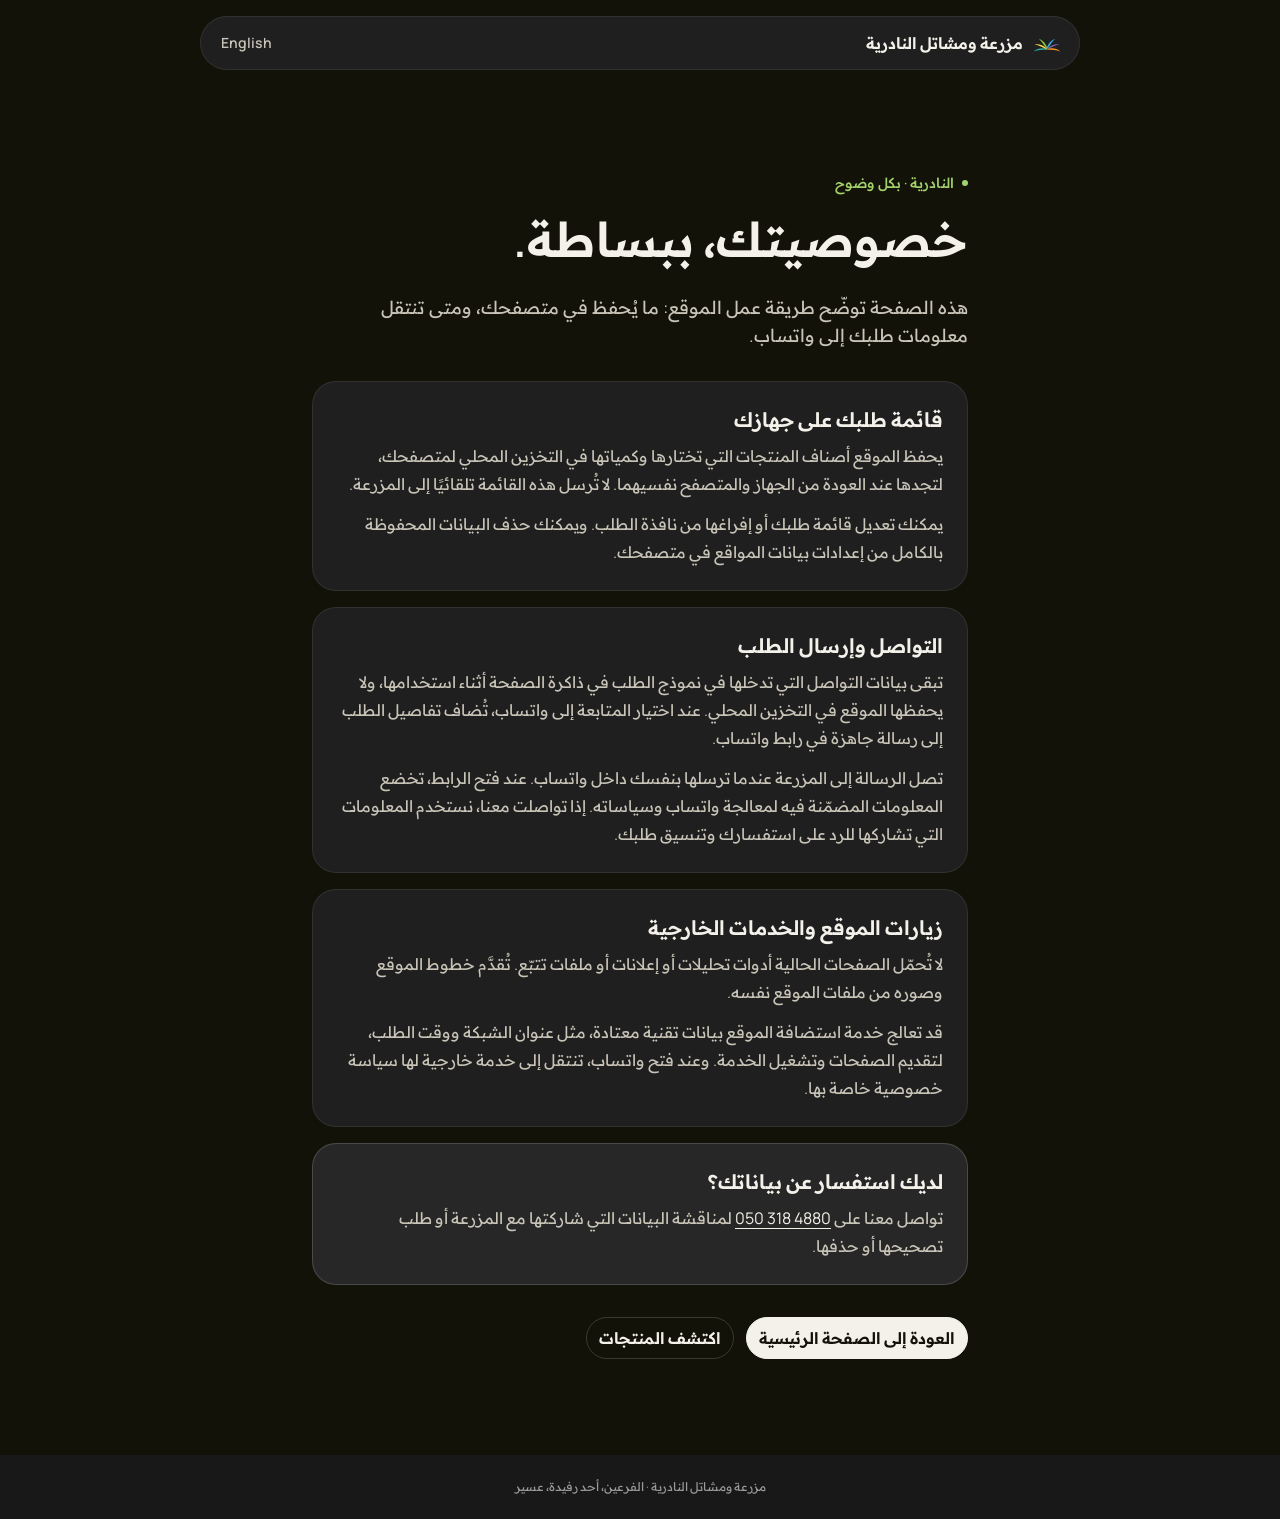
<file: privacy.html>
<!DOCTYPE html>
<html lang="ar" dir="rtl">
<head>
  <meta charset="UTF-8">
  <meta name="viewport" content="width=device-width, initial-scale=1.0">
  <meta name="theme-color" content="#131209">
  <title>الخصوصية | مزرعة ومشاتل النادرية</title>
  <meta name="description" content="كيف يحفظ موقع النادرية قائمة طلبك على جهازك، وما يحدث عندما تتواصل معنا عبر واتساب.">
  <link rel="canonical" href="https://alnaderia.com/privacy.html">
  <link rel="alternate" hreflang="ar" href="https://alnaderia.com/privacy.html">
  <link rel="alternate" hreflang="en" href="https://alnaderia.com/en/privacy.html">
  <link rel="icon" type="image/svg+xml" href="/favicon.svg">
  <link rel="stylesheet" href="/assets/fonts.css?v=97892dbeb8">
  <link rel="stylesheet" href="/assets/pages.css?v=bdab17c39c">
</head>
<body>
  <a class="skip-link" href="#main">انتقل إلى المحتوى</a>
  <header class="page-header">
    <a class="brand" href="/" aria-label="النادرية، الصفحة الرئيسية"><img src="/favicon.svg" width="32" height="20" alt=""><span><strong>مزرعة ومشاتل النادرية</strong><small lang="en" dir="ltr">NADERIA FARM &amp; NURSERIES</small></span></a>
    <a class="language" href="/en/privacy.html" lang="en" dir="ltr">English</a>
  </header>
  <main class="page-main" id="main">
    <p class="eyebrow">النادرية · بكل وضوح</p>
    <h1>خصوصيتك، ببساطة.</h1>
    <p class="intro">هذه الصفحة توضّح طريقة عمل الموقع: ما يُحفظ في متصفحك، ومتى تنتقل معلومات طلبك إلى واتساب.</p>
    <section class="policy-section" id="saved-selection">
      <h2>قائمة طلبك على جهازك</h2>
      <p>يحفظ الموقع أصناف المنتجات التي تختارها وكمياتها في التخزين المحلي لمتصفحك، لتجدها عند العودة من الجهاز والمتصفح نفسيهما. لا تُرسل هذه القائمة تلقائيًا إلى المزرعة.</p>
      <p>يمكنك تعديل قائمة طلبك أو إفراغها من نافذة الطلب. ويمكنك حذف البيانات المحفوظة بالكامل من إعدادات بيانات المواقع في متصفحك.</p>
    </section>
    <section class="policy-section" id="whatsapp">
      <h2>التواصل وإرسال الطلب</h2>
      <p>تبقى بيانات التواصل التي تدخلها في نموذج الطلب في ذاكرة الصفحة أثناء استخدامها، ولا يحفظها الموقع في التخزين المحلي. عند اختيار المتابعة إلى واتساب، تُضاف تفاصيل الطلب إلى رسالة جاهزة في رابط واتساب.</p>
      <p>تصل الرسالة إلى المزرعة عندما ترسلها بنفسك داخل واتساب. عند فتح الرابط، تخضع المعلومات المضمّنة فيه لمعالجة واتساب وسياساته. إذا تواصلت معنا، نستخدم المعلومات التي تشاركها للرد على استفسارك وتنسيق طلبك.</p>
    </section>
    <section class="policy-section" id="site-services">
      <h2>زيارات الموقع والخدمات الخارجية</h2>
      <p>لا تُحمّل الصفحات الحالية أدوات تحليلات أو إعلانات أو ملفات تتبّع. تُقدَّم خطوط الموقع وصوره من ملفات الموقع نفسه.</p>
      <p>قد تعالج خدمة استضافة الموقع بيانات تقنية معتادة، مثل عنوان الشبكة ووقت الطلب، لتقديم الصفحات وتشغيل الخدمة. وعند فتح واتساب، تنتقل إلى خدمة خارجية لها سياسة خصوصية خاصة بها.</p>
    </section>
    <div class="note">
      <h2>لديك استفسار عن بياناتك؟</h2>
      <p>تواصل معنا على <a href="https://wa.me/966503184880"><bdi dir="ltr">050 318 4880</bdi></a> لمناقشة البيانات التي شاركتها مع المزرعة أو طلب تصحيحها أو حذفها.</p>
    </div>
    <div class="page-actions"><a class="button" href="/">العودة إلى الصفحة الرئيسية</a><a class="button secondary" href="/#products">اكتشف المنتجات</a></div>
  </main>
  <footer class="page-footer">مزرعة ومشاتل النادرية · الفرعين، أحد رفيدة، عسير</footer>
</body>
</html>
</file>
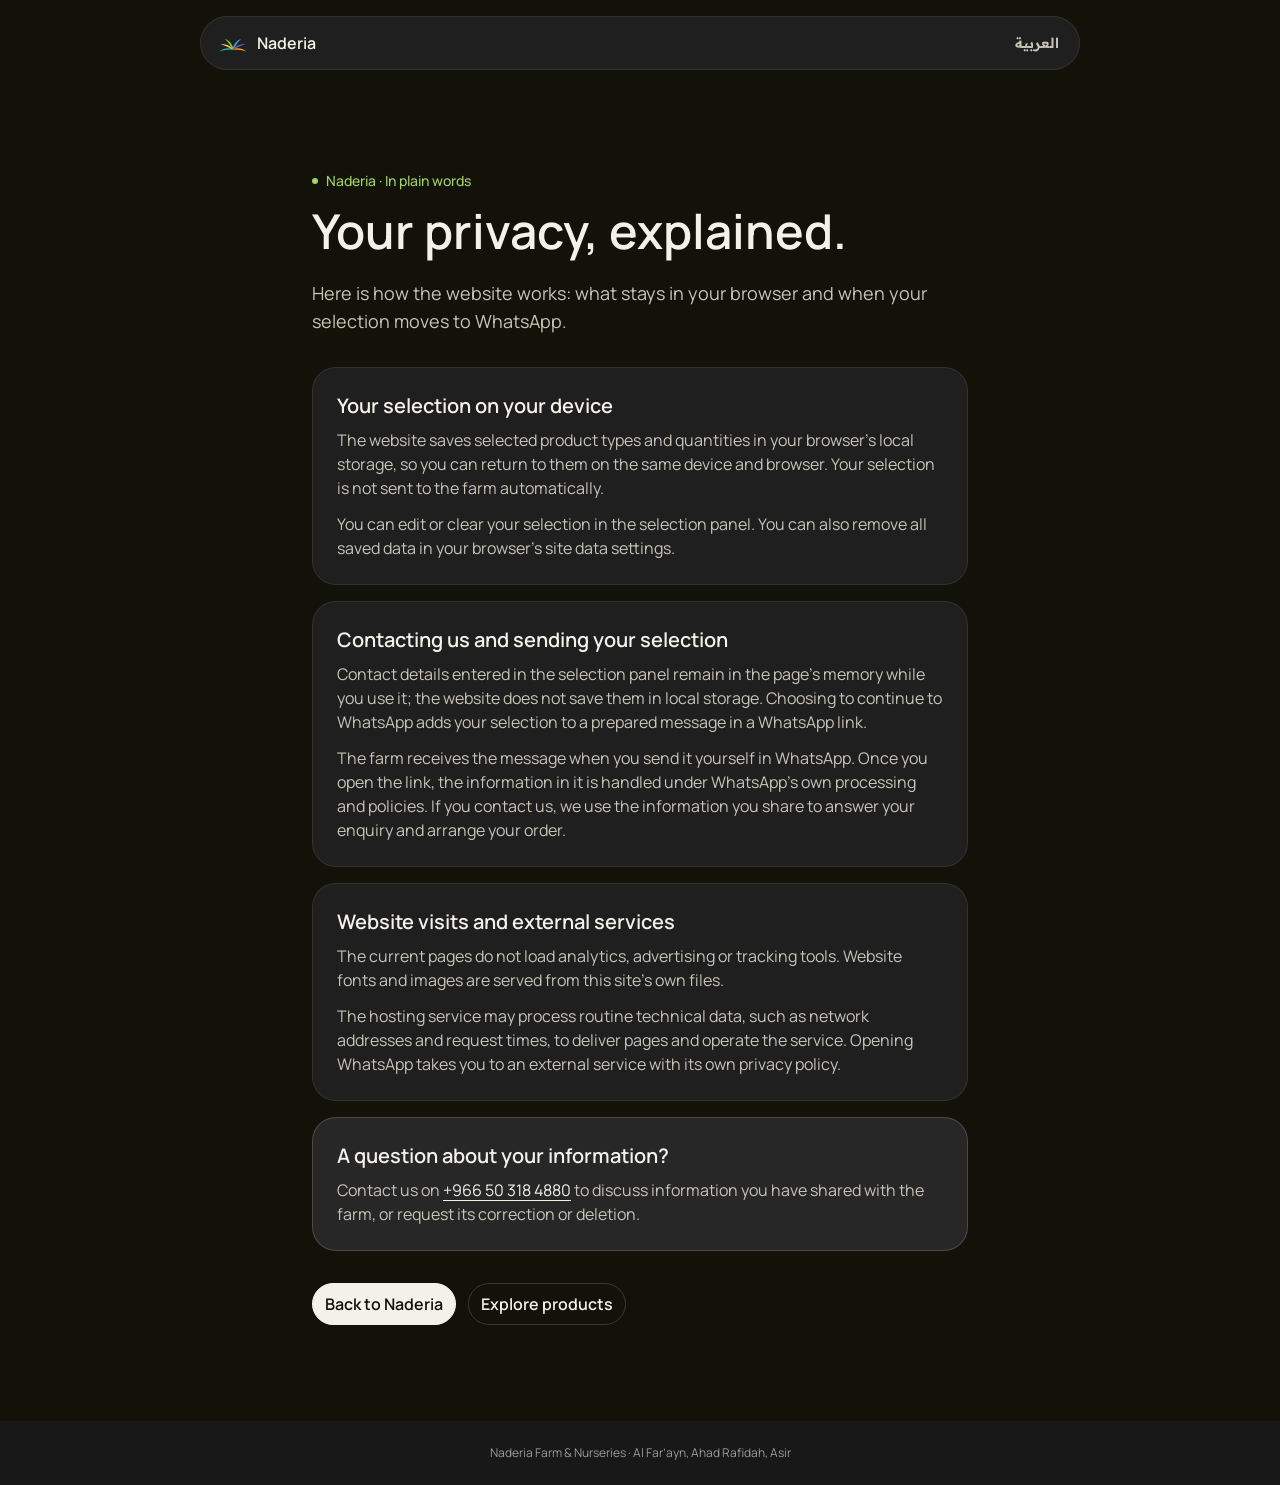
<file: en/privacy.html>
<!DOCTYPE html>
<html lang="en" dir="ltr">
<head>
  <meta charset="UTF-8">
  <meta name="viewport" content="width=device-width, initial-scale=1.0">
  <meta name="theme-color" content="#131209">
  <title>Privacy | Naderia Farm &amp; Nurseries</title>
  <meta name="description" content="How Naderia saves your selection on your device and what happens when you contact us on WhatsApp.">
  <link rel="canonical" href="https://alnaderia.com/en/privacy.html">
  <link rel="alternate" hreflang="ar" href="https://alnaderia.com/privacy.html">
  <link rel="alternate" hreflang="en" href="https://alnaderia.com/en/privacy.html">
  <link rel="icon" type="image/svg+xml" href="/favicon.svg">
  <link rel="stylesheet" href="/assets/fonts.css?v=97892dbeb8">
  <link rel="stylesheet" href="/assets/pages.css?v=bdab17c39c">
</head>
<body>
  <a class="skip-link" href="#main">Skip to content</a>
  <header class="page-header">
    <a class="brand" href="/en/" aria-label="Naderia home"><img src="/favicon.svg" width="32" height="20" alt=""><span><strong>Naderia</strong><small>FARM &amp; NURSERIES</small></span></a>
    <a class="language" href="/privacy.html" lang="ar" dir="rtl">العربية</a>
  </header>
  <main class="page-main" id="main">
    <p class="eyebrow">Naderia · In plain words</p>
    <h1>Your privacy, explained.</h1>
    <p class="intro">Here is how the website works: what stays in your browser and when your selection moves to WhatsApp.</p>
    <section class="policy-section" id="saved-selection">
      <h2>Your selection on your device</h2>
      <p>The website saves selected product types and quantities in your browser’s local storage, so you can return to them on the same device and browser. Your selection is not sent to the farm automatically.</p>
      <p>You can edit or clear your selection in the selection panel. You can also remove all saved data in your browser’s site data settings.</p>
    </section>
    <section class="policy-section" id="whatsapp">
      <h2>Contacting us and sending your selection</h2>
      <p>Contact details entered in the selection panel remain in the page’s memory while you use it; the website does not save them in local storage. Choosing to continue to WhatsApp adds your selection to a prepared message in a WhatsApp link.</p>
      <p>The farm receives the message when you send it yourself in WhatsApp. Once you open the link, the information in it is handled under WhatsApp’s own processing and policies. If you contact us, we use the information you share to answer your enquiry and arrange your order.</p>
    </section>
    <section class="policy-section" id="site-services">
      <h2>Website visits and external services</h2>
      <p>The current pages do not load analytics, advertising or tracking tools. Website fonts and images are served from this site’s own files.</p>
      <p>The hosting service may process routine technical data, such as network addresses and request times, to deliver pages and operate the service. Opening WhatsApp takes you to an external service with its own privacy policy.</p>
    </section>
    <div class="note">
      <h2>A question about your information?</h2>
      <p>Contact us on <a href="https://wa.me/966503184880">+966 50 318 4880</a> to discuss information you have shared with the farm, or request its correction or deletion.</p>
    </div>
    <div class="page-actions"><a class="button" href="/en/">Back to Naderia</a><a class="button secondary" href="/en/#products">Explore products</a></div>
  </main>
  <footer class="page-footer">Naderia Farm &amp; Nurseries · Al Far’ayn, Ahad Rafidah, Asir</footer>
</body>
</html>
</file>
<file: assets/fonts.css>
/* One family name, two scripts, two files.
   "Naderia" = Manrope for Latin + Readex Pro for Arabic, both variable (all weights in one file each),
   self hosted from Fontsource (SIL Open Font License). The browser downloads a file only when the page
   uses a character in its unicode-range. Readex Pro is declared last so it wins the shared ranges
   (zero width joiners, hyphens) that Arabic shaping needs. Both faces must declare the same weight
   range, otherwise Chrome treats them as two fonts and ignores the unicode-range split. */
@font-face {
  font-family: 'Naderia';
  font-style: normal;
  font-weight: 200 700;
  font-display: swap;
  src: url(fonts/manrope-latin-wght.woff2) format('woff2-variations'), url(fonts/manrope-latin-wght.woff2) format('woff2');
  unicode-range: U+0000-00FF, U+0131, U+0152-0153, U+02BB-02BC, U+02C6, U+02DA, U+02DC, U+0304, U+0308, U+0329, U+2000-206F, U+20AC, U+2122, U+2191, U+2193, U+2212, U+2215, U+FEFF, U+FFFD;
}
@font-face {
  font-family: 'Naderia';
  font-style: normal;
  font-weight: 200 700;
  font-display: swap;
  src: url(fonts/readex-pro-arabic-wght.woff2) format('woff2-variations'), url(fonts/readex-pro-arabic-wght.woff2) format('woff2');
  unicode-range: U+0600-06FF, U+0750-077F, U+0870-088E, U+0890-0891, U+0897-08E1, U+08E3-08FF, U+200C-200E, U+2010-2011, U+204F, U+2E41, U+FB50-FDFF, U+FE70-FE74, U+FE76-FEFC;
}
</file>
<file: assets/experience.css>
/* Dialogs, the inquiry selection and feedback, on the same tokens as style.css. */
[data-product-category][hidden]{display:none!important}
.exp-modal-open{overflow:hidden}
.exp-dialog{position:fixed;inset:0;width:min(640px,calc(100vw - 32px));max-width:none;max-height:min(90dvh,960px);margin:auto;padding:0;overflow:auto;overscroll-behavior:contain;border:1px solid var(--line-strong);border-radius:24px;background:var(--surface);color:var(--text);box-shadow:0 32px 96px rgb(0 0 0 / .55);font:inherit;text-align:start;scrollbar-width:thin;scrollbar-color:var(--high) var(--surface)}
.exp-dialog::backdrop{background:rgb(0 0 0 / .6);-webkit-backdrop-filter:blur(8px);backdrop-filter:blur(8px)}
.exp-dialog-shell{position:relative;padding:40px 32px 24px}
.exp-dialog button,.exp-dialog input,.exp-dialog select,.exp-dialog textarea{font:inherit;color:inherit}
.exp-dialog button{cursor:pointer}
.exp-dialog button:disabled{cursor:default}
.exp-dialog h2:focus{outline:none}
.exp-close{position:absolute;z-index:2;top:16px;inset-inline-end:16px;display:grid;place-items:center;width:40px;height:40px;padding:0;border:1px solid var(--line-strong);border-radius:9999px;background:var(--raised);font:400 24px/1 var(--font);transition:background-color .3s var(--ease),transform .5s var(--ease)}
.exp-close:hover{background:var(--high);transform:rotate(90deg)}
.exp-close:active{transform:scale(.98)}
.exp-dialog-header{padding-inline-end:48px}
.exp-eyebrow{display:block;margin-bottom:8px;font:500 14px/20px var(--font);color:var(--leaf)}
.exp-dialog h2{margin:0 0 12px;font:600 30px/36px var(--font)}
:lang(ar) .exp-dialog h2{line-height:1.35}
.exp-dialog p{margin:0}
.exp-intro{max-width:480px;font-size:16px;line-height:24px;color:var(--soft)}
.exp-selection-heading{display:flex;align-items:center;justify-content:space-between;gap:12px;margin:32px 0 12px}
.exp-selection-count{font:500 14px/20px var(--font);color:var(--muted)}
.exp-clear,.exp-remove{padding:4px 8px;border:0;border-radius:9999px;background:transparent;font:500 12px/16px var(--font);color:var(--muted);transition:color .3s var(--ease),background-color .3s var(--ease)}
.exp-clear:hover,.exp-remove:hover{color:var(--text);background:rgb(255 255 255 / .06)}
.exp-clear[hidden]{display:none}
.exp-basket{display:flex;flex-direction:column;gap:8px}
.exp-item{display:grid;grid-template-columns:48px 1fr auto;align-items:center;gap:12px;padding:8px;border:1px solid var(--line);border-radius:16px;background:var(--deep)}
.exp-item-mark{display:grid;place-items:center;width:48px;height:48px;border-radius:8px;background:var(--leaf-tint);font:600 14px/20px var(--font);color:var(--leaf);font-variant-numeric:tabular-nums}
.exp-item h3{margin:0;font:600 16px/24px var(--font)}
.exp-item-description p{font:400 12px/16px var(--font);color:var(--muted)}
.exp-item-controls{display:flex;flex-direction:column;align-items:center;gap:4px}
.exp-quantity{display:flex;align-items:center;direction:ltr;height:40px;overflow:hidden;border:1px solid var(--line-strong);border-radius:9999px}
.exp-quantity button{width:32px;height:40px;padding:0;border:0;background:transparent;font:500 18px/1 var(--font);transition:background-color .3s var(--ease)}
.exp-quantity button:hover:not(:disabled){background:rgb(255 255 255 / .08)}
.exp-quantity button:disabled{opacity:.3}
.exp-quantity input{width:32px;min-width:0;height:32px;padding:0;border:0;background:transparent;text-align:center;font:600 14px/20px var(--font);appearance:textfield;-moz-appearance:textfield}
.exp-quantity input::-webkit-inner-spin-button,.exp-quantity input::-webkit-outer-spin-button{margin:0;-webkit-appearance:none}
.exp-add-row{display:grid;grid-template-columns:1fr auto;gap:8px;margin:16px 0 24px}
.exp-select,.exp-input{width:100%;min-width:0;border:1px solid var(--line-strong);border-radius:12px;background:var(--deep);font:400 14px/20px var(--font);transition:border-color .3s var(--ease)}
.exp-select:hover,.exp-input:hover{border-color:rgb(255 255 255 / .28)}
.exp-select{min-height:48px;padding:8px 12px}
.exp-input{padding:12px}
.exp-input::placeholder{color:var(--muted);opacity:1}
textarea.exp-input{display:block;min-height:96px;resize:vertical}
.exp-secondary{padding:8px 12px;border:1px solid var(--line-strong);border-radius:9999px;background:transparent;font:600 14px/20px var(--font);transition:background-color .3s var(--ease),transform .5s var(--ease)}
.exp-secondary:hover{background:var(--raised)}
.exp-secondary:active{transform:scale(.98)}
.exp-optional{padding:16px;border:1px solid var(--line);border-radius:16px;background:var(--deep)}
.exp-optional summary{cursor:pointer;font:600 16px/24px var(--font)}
.exp-optional summary span{margin-inline-start:8px;font:400 14px/20px var(--font);color:var(--muted)}
.exp-fields{display:grid;grid-template-columns:1fr 1fr;gap:16px;padding-top:16px}
.exp-field-wide{grid-column:1 / -1}
.exp-field label{display:block;margin-bottom:8px;font:500 14px/20px var(--font);color:var(--soft)}
.exp-dialog-status{min-height:24px;padding-top:8px;font:500 14px/20px var(--font);color:var(--leaf)}
.exp-primary,.exp-dialog .exp-primary{display:flex;align-items:center;justify-content:center;gap:8px;padding:8px 12px;border:1px solid var(--text);border-radius:9999px;background:var(--text);color:var(--bg);font:600 16px/24px var(--font);text-decoration:none;transition:background-color .3s var(--ease),transform .5s var(--ease)}
.exp-primary:hover{background:#fff;transform:translateY(-2px)}
.exp-primary:active{transform:scale(.98)}
.exp-primary[aria-disabled=true]{opacity:.4;cursor:default;transform:none}
.exp-checkout-area{margin-top:8px}
.exp-checkout-hint{max-width:480px;margin:12px auto 0!important;font:400 12px/16px var(--font);color:var(--muted);text-align:center}
.exp-privacy{margin-top:16px!important;padding-top:16px;border-top:1px solid var(--line);font:400 12px/16px var(--font);color:var(--muted);text-align:center}
.exp-empty{padding:32px 16px;border:1px dashed var(--line-strong);border-radius:16px;text-align:center}
.exp-empty-mark{display:block;margin-bottom:12px;font-size:30px;line-height:36px;color:var(--leaf)}
.exp-empty h3{margin:0 0 8px;font:600 18px/28px var(--font)}
.exp-empty p{max-width:360px;margin-inline:auto;font-size:14px;line-height:20px;color:var(--muted)}
.exp-text-button{margin-top:16px;padding:8px 12px;border:1px solid var(--line-strong);border-radius:9999px;background:transparent;font:600 14px/20px var(--font);transition:background-color .3s var(--ease)}
.exp-text-button:hover{background:var(--raised)}
.exp-product-dialog{width:min(760px,calc(100vw - 32px))}
.exp-product-dialog .exp-dialog-shell{padding:8px}
.exp-product-content{display:grid;grid-template-columns:280px 1fr;gap:8px}
.exp-detail-art{position:relative;min-height:240px;overflow:hidden;border-radius:16px;background:var(--raised)}
.exp-detail-art img{position:absolute;inset:0;width:100%;height:100%;object-fit:cover}
.exp-detail-number{position:absolute;top:12px;inset-inline-start:12px;padding:4px 8px;border-radius:9999px;background:rgb(19 18 9 / .6);font:600 12px/16px var(--font)}
.exp-detail-copy{padding:40px 24px 24px}
.exp-detail-description{font-size:16px;line-height:24px;color:var(--soft)}
.exp-care{margin-top:24px;padding:16px;border:1px solid var(--line);border-radius:12px;background:var(--deep)}
.exp-care h3{margin:0 0 8px;font:600 14px/20px var(--font)}
.exp-care p{font-size:14px;line-height:20px;color:var(--muted)}
.exp-availability{margin:24px 0 16px!important;font:500 14px/20px var(--font);color:var(--leaf)}
.exp-detail-copy .exp-primary{width:100%}
.exp-toast{position:fixed;z-index:999;bottom:24px;left:50%;width:max-content;max-width:calc(100vw - 32px);padding:12px 16px;border:1px solid var(--line-strong);border-radius:9999px;background:var(--raised);box-shadow:0 12px 32px rgb(0 0 0 / .4);font:500 14px/20px var(--font);text-align:center;opacity:0;pointer-events:none;transform:translate(-50%,8px);transition:opacity .3s var(--ease),transform .5s var(--ease)}
.exp-toast.is-visible{opacity:1;transform:translate(-50%,0)}
.exp-close .icon{width:20px;height:20px}
.exp-quantity button{display:grid;place-items:center}
.exp-quantity button .icon{width:16px;height:16px}
.exp-empty-mark .icon{width:32px;height:32px}
.exp-primary .icon,.exp-text-button .icon{width:20px;height:20px}
.exp-text-button{display:inline-flex;align-items:center;gap:8px}
[dir=ltr] .exp-text-button .dir-arrow{transform:scaleX(-1)}
/* M9: form and stepper boundaries reach 3:1 against their surface. */
.exp-select,.exp-input,.exp-quantity{border-color:#6B6B6B}
.exp-sr{position:absolute!important;width:1px!important;height:1px!important;margin:-1px!important;padding:0!important;overflow:hidden!important;clip-path:inset(50%)!important;white-space:nowrap!important;border:0!important}

@media (prefers-reduced-motion:no-preference){
  .exp-dialog[open]{animation:exp-enter .5s var(--ease)}
  .exp-dialog[open]::backdrop{animation:exp-fade .3s var(--ease)}
  @keyframes exp-enter{from{opacity:0;transform:translateY(24px) scale(.985)}to{opacity:1;transform:none}}
  @keyframes exp-fade{from{opacity:0}to{opacity:1}}
}
@media (max-width:560px){
  /* Avoid automatic viewport zoom when an iPhone user edits a field. */
  .exp-dialog .exp-input,.exp-dialog .exp-select,.exp-dialog .exp-quantity input{font-size:16px}
  .exp-dialog{width:calc(100vw - 16px);max-height:92dvh;border-radius:24px}
  .exp-dialog-shell{padding:40px 16px 16px}
  .exp-dialog h2{font-size:24px;line-height:32px}
  .exp-item{grid-template-columns:40px 1fr auto;gap:8px}
  .exp-item-mark{width:40px;height:40px}
  .exp-item h3{font-size:14px;line-height:20px}
  .exp-fields{grid-template-columns:1fr;gap:12px}
  .exp-optional summary span{display:block;margin:4px 0 0}
  .exp-product-dialog .exp-dialog-shell{padding:8px}
  .exp-product-content{grid-template-columns:1fr}
  .exp-detail-art{min-height:200px}
  .exp-detail-copy{padding:16px 8px 8px}
  .exp-toast{bottom:80px}
}
@media (prefers-reduced-motion:reduce){
  .exp-dialog *,.exp-toast{animation:none!important;transition:none!important}
}
</file>
<file: assets/pages.css>
/* Privacy and 404 pages: the same dark tokens, type scale and spacing as style.css. */
:root{--bg:#131209;--deep:#181818;--surface:#1F1F1F;--raised:#272727;--text:#F4F1EA;--soft:#C9C4B8;--muted:#9B9B9B;--line:rgb(255 255 255 / .08);--line-strong:rgb(255 255 255 / .16);--leaf:#A3D16A;--ease:cubic-bezier(.22,1,.36,1);--font:'Naderia',system-ui,'Segoe UI',Tahoma,sans-serif;color-scheme:dark}
*{box-sizing:border-box}
html{scroll-behavior:smooth}
body{margin:0;background:var(--bg);color:var(--text);font:400 16px/28px var(--font);-webkit-font-smoothing:antialiased}
html[lang=en] body{line-height:24px}
::selection{background:var(--leaf);color:var(--bg)}
a{color:var(--text);text-underline-offset:4px}
:focus-visible{outline:2px solid var(--leaf);outline-offset:4px}
h1,h2{text-wrap:balance}
p{text-wrap:pretty}
.skip-link{position:fixed;top:-64px;inset-inline-start:16px;z-index:10;padding:8px 12px;border-radius:9999px;background:var(--text);color:var(--bg);font:600 14px/20px var(--font);text-decoration:none;transition:transform .5s var(--ease)}
.skip-link:focus{transform:translateY(80px)}
.page-header{display:flex;align-items:center;justify-content:space-between;gap:16px;max-width:880px;margin:16px auto 0;padding:8px;padding-inline-start:16px;border:1px solid var(--line);border-radius:9999px;background:var(--surface)}
.brand{display:flex;align-items:center;gap:8px;text-decoration:none}
.brand img{width:32px;height:20px;object-fit:contain}
.brand strong{font:600 16px/24px var(--font)}
.brand small{display:none}
.language{padding:8px 12px;border-radius:9999px;font:600 14px/20px var(--font);color:var(--soft);text-decoration:none;transition:background-color .3s var(--ease),color .3s var(--ease)}
.language:hover{background:var(--raised);color:var(--text)}
.page-main{max-width:720px;margin:0 auto;padding:64px 16px 80px}
.eyebrow{display:inline-flex;align-items:center;gap:8px;margin:0 0 16px;font:500 14px/20px var(--font);color:var(--leaf)}
.eyebrow::before{content:"";width:6px;height:6px;border-radius:9999px;background:currentColor}
h1{margin:0 0 24px;font:600 36px/1.3 var(--font)}
html[lang=en] h1{line-height:40px}
.intro{max-width:680px;margin:0 0 32px;font-size:18px;line-height:28px;color:var(--soft)}
.policy-section{margin-top:16px;padding:24px;border:1px solid var(--line);border-radius:24px;background:var(--surface)}
h2{margin:0 0 8px;font:600 20px/28px var(--font)}
p{margin:0 0 12px;color:var(--soft)}
.policy-section p:last-child,.note p:last-child{margin:0}
.note{margin-top:16px;padding:24px;border:1px solid var(--line-strong);border-radius:24px;background:var(--raised)}
.button{display:inline-flex;align-items:center;justify-content:center;gap:8px;padding:8px 12px;border:1px solid var(--text);border-radius:9999px;background:var(--text);color:var(--bg);font:600 16px/24px var(--font);text-decoration:none;transition:transform .5s var(--ease),background-color .3s var(--ease)}
.button:hover{background:#fff;transform:translateY(-2px)}
.button:active{transform:scale(.98)}
.button.secondary{border-color:var(--line-strong);background:transparent;color:var(--text)}
.button.secondary:hover{background:var(--raised)}
.page-actions{display:flex;flex-wrap:wrap;gap:12px;margin-top:32px}
.page-footer{padding:24px 16px;background:var(--deep);font:400 12px/16px var(--font);color:var(--muted);text-align:center}
.error-page{display:flex;flex-direction:column;align-items:center;justify-content:center;min-height:calc(100svh - 160px);text-align:center}
.error-number{margin:0 0 24px;font:600 128px/1 var(--font);color:var(--leaf)}
.error-page .intro{max-width:480px;margin-bottom:8px}
.error-page .page-actions{justify-content:center}
@media (min-width:768px){h1{font-size:48px;line-height:1.25}html[lang=en] h1{line-height:1}.page-main{padding:96px 32px}}
@media (max-width:767px){.page-header{margin-inline:16px}}
@media (prefers-reduced-motion:reduce){html{scroll-behavior:auto}.button,.skip-link{transition:none}}
</file>
<file: assets/style.css>
/* Naderia: a warm, dark editorial system.
   Every value resolves to the landing-page-design skill: Tailwind type scale, the spacing
   table (2 4 8 12 16 24 32 40 48 64 80 96), Tailwind radii with nested radius = outer minus gap,
   flat backgrounds from the dark palette, one typeface, and the base curve for motion. */
:root{
  --bg:#131209; --deep:#181818; --surface:#1F1F1F; --raised:#272727; --high:#313131;
  --text:#F4F1EA; --soft:#C9C4B8; --muted:#9B9B9B;
  --line:rgb(255 255 255 / .08); --line-strong:rgb(255 255 255 / .16);
  --leaf:#A3D16A; --leaf-tint:rgb(163 209 106 / .14); --clay:#D08A5B; --sun:#F2C35B;
  --ease:cubic-bezier(.22,1,.36,1); --e:cubic-bezier(.16,1,.3,1); --e2:cubic-bezier(.33,1,.68,1); --sine:cubic-bezier(.37,0,.63,1);
  --font:'Naderia',system-ui,'Segoe UI',Tahoma,sans-serif;
  --gutter:16px;
  color-scheme:dark;
}
@media (min-width:768px){:root{--gutter:32px}}

*,*::before,*::after{box-sizing:border-box}
html{scroll-behavior:smooth;scroll-padding-top:96px;-webkit-text-size-adjust:100%}
body{margin:0;background:var(--bg);color:var(--text);font:400 16px/24px var(--font);-webkit-font-smoothing:antialiased;overflow-x:clip}
:lang(ar) body{line-height:28px}
::selection{background:var(--leaf);color:var(--bg)}
img{display:block;max-width:100%}
a{color:inherit}
button{font:inherit;color:inherit;background:none;border:0;padding:0;cursor:pointer;-webkit-tap-highlight-color:transparent}
h1,h2,h3{text-wrap:balance}
p,li{text-wrap:pretty}
[hidden]{display:none!important}
:focus-visible{outline:2px solid var(--leaf);outline-offset:4px}
.icon{width:20px;height:20px;flex:none}
.container{width:100%;max-width:1264px;margin-inline:auto;padding-inline:var(--gutter)}
.skip-link{position:fixed;top:-64px;inset-inline-start:16px;z-index:100;padding:8px 12px;border-radius:9999px;background:var(--text);color:var(--bg);font:600 14px/20px var(--font);text-decoration:none;transition:transform .5s var(--ease)}
.skip-link:focus{transform:translateY(80px)}

/* Buttons */
.btn{display:inline-flex;align-items:center;justify-content:center;gap:8px;padding:8px 12px;border:1px solid transparent;border-radius:9999px;font:600 16px/24px var(--font);text-decoration:none;transition:transform .5s var(--ease),background-color .3s var(--ease),border-color .3s var(--ease),color .3s var(--ease)}
.btn:hover{transform:translateY(-2px)}
.btn:active{transform:scale(.98)}
.btn-primary{background:var(--text);color:var(--bg)}
.btn-primary:hover{background:#fff}
.btn-ghost{border-color:var(--line-strong);color:var(--text)}
.btn-ghost:hover{background:var(--raised)}
.btn-ghost .icon{color:var(--leaf)}
.dir-arrow{transition:transform .5s var(--ease)}
.btn:hover .dir-arrow,.text-link:hover .dir-out{transform:translateX(-4px)}
[dir=ltr] .dir-arrow,[dir=ltr] .dir-out{transform:scaleX(-1)}
[dir=ltr] .btn:hover .dir-arrow,[dir=ltr] .text-link:hover .dir-out{transform:scaleX(-1) translateX(-4px)}
.dir-out{transition:transform .5s var(--ease)}

/* Floating navigation */
.nav{position:fixed;top:16px;inset-inline:0;z-index:60;display:flex;justify-content:center;padding-inline:var(--gutter);pointer-events:none}
.nav-pill{pointer-events:auto;display:flex;align-items:center;gap:24px;padding:8px;padding-inline-start:16px;border:1px solid var(--line);border-radius:9999px;background:rgb(19 18 9 / .55);-webkit-backdrop-filter:blur(16px) saturate(1.4);backdrop-filter:blur(16px) saturate(1.4);transition:background-color .3s var(--ease),border-color .3s var(--ease)}
.nav.is-scrolled .nav-pill,.nav-open .nav-pill{background:rgb(19 18 9 / .82);border-color:var(--line-strong)}
.brand{display:inline-flex;align-items:center;gap:8px;text-decoration:none}
.brand-mark img{width:32px;height:20px}
.brand-word{font:600 18px/28px var(--font)}
.nav-links{display:none;align-items:center;gap:4px}
.nav-links a{padding:8px 12px;border-radius:9999px;font:500 14px/20px var(--font);color:var(--soft);text-decoration:none;transition:color .3s var(--ease),background-color .3s var(--ease)}
.nav-links a:hover{color:var(--text);background:rgb(255 255 255 / .06)}
.nav-links a[aria-current=true]{color:var(--text);background:rgb(255 255 255 / .1)}
.nav-actions{display:flex;align-items:center;gap:4px}
.nav-lang{padding:8px 12px;border-radius:9999px;font:600 14px/20px var(--font);color:var(--soft);text-decoration:none;transition:color .3s var(--ease),background-color .3s var(--ease)}
.nav-lang:hover{color:var(--text);background:rgb(255 255 255 / .06)}
.nav-basket{display:inline-flex;align-items:center;gap:8px;padding:8px 12px;border-radius:9999px;background:var(--text);color:var(--bg);transition:background-color .3s var(--ease),transform .5s var(--ease)}
.nav-basket:hover{background:#fff}
.nav-basket:active{transform:scale(.98)}
.cart-count{min-width:20px;height:20px;padding-inline:4px;border-radius:9999px;background:var(--bg);color:var(--text);font:600 12px/20px var(--font);text-align:center;font-variant-numeric:tabular-nums}
.nav-toggle{position:relative;display:grid;place-items:center;width:40px;height:40px;border-radius:9999px;background:rgb(255 255 255 / .06);transition:background-color .3s var(--ease)}
.nav-toggle:hover{background:rgb(255 255 255 / .12)}
.nav-toggle span{position:absolute;width:16px;height:2px;border-radius:2px;background:var(--text);transition:transform .5s var(--ease)}
.nav-toggle span:first-child{transform:translateY(-4px)}
.nav-toggle span:last-child{transform:translateY(4px)}
.nav-open .nav-toggle span:first-child{transform:rotate(45deg)}
.nav-open .nav-toggle span:last-child{transform:rotate(-45deg)}
@media (min-width:1024px){.nav-links{display:flex}.nav-toggle{display:none}}

.menu-panel{position:fixed;inset:0;z-index:50;display:flex;flex-direction:column;justify-content:space-between;gap:48px;padding:96px var(--gutter) 40px;overflow-y:auto;background:rgb(19 18 9 / .94);-webkit-backdrop-filter:blur(24px);backdrop-filter:blur(24px);opacity:0;visibility:hidden;transition:opacity .5s var(--ease),visibility 0s linear .5s}
.nav-open{overflow:hidden}
.nav-open .menu-panel{opacity:1;visibility:visible;transition:opacity .5s var(--ease)}
.menu-links{display:flex;flex-direction:column;gap:8px}
.menu-links a{padding-block:8px;font:600 30px/36px var(--font);color:var(--text);text-decoration:none}
.menu-links a,.menu-foot{opacity:0;transform:translateY(24px);transition:opacity .5s var(--ease),transform .5s var(--ease)}
.nav-open .menu-links a,.nav-open .menu-foot{opacity:1;transform:none;transition-delay:calc(var(--i) * 60ms)}
.menu-foot{display:flex;flex-direction:column;align-items:flex-start;gap:16px}
.menu-lang{font:500 16px/24px var(--font);color:var(--soft)}
.menu-links a[aria-current=true]{color:var(--leaf)}
.nav-links a:active,.nav-lang:active,.footer-links a:active,.text-link:active,.final-meta a:active,.faq-item summary:active,.menu-links a:active{transform:translateY(1px)}
@media (min-width:1024px){.menu-panel{display:none}}

/* Hero */
.hero{padding-block:96px 64px}
.hero-copy{display:flex;flex-direction:column;align-items:center;padding-top:24px;text-align:center}
.badge-mark{width:21px;height:14px}
.badge{display:inline-flex;align-items:center;gap:8px;margin:0 0 24px;padding:4px 12px;border:1px solid var(--line);border-radius:9999px;background:var(--surface);font:500 14px/20px var(--font);color:var(--soft)}
.hero-title{max-width:680px;margin:0;font:600 36px/40px var(--font)}
.hero-title .line{display:block;width:fit-content;max-width:100%;margin:-8px auto;padding-block:8px;background-image:linear-gradient(to right,#FFFFFF,#9B9B9B);-webkit-background-clip:text;background-clip:text;color:transparent}
[dir=rtl] .hero-title .line{background-image:linear-gradient(to left,#FFFFFF,#9B9B9B)}
.hero-sub{max-width:680px;margin:24px 0 0;font-size:18px;line-height:28px;color:var(--soft);text-wrap:balance}
.nw{white-space:nowrap}
.hero-cta{margin-top:32px}
.hero-proof{display:inline-flex;align-items:center;gap:8px;margin:24px 0 0;font:400 14px/20px var(--font);color:var(--muted)}
.proof-mark{display:grid;place-items:center;width:24px;height:24px;border-radius:9999px;background:var(--leaf-tint);color:var(--leaf)}
.proof-mark .icon{width:16px;height:16px}
.hero-stage{display:grid;grid-template-columns:1fr;align-items:end;gap:16px;margin-top:64px}
.hero-card{position:relative;margin:0;overflow:hidden;border-radius:24px;isolation:isolate}
.hero-card img{position:absolute;inset:0;width:100%;height:100%;object-fit:cover}
.hero-main{aspect-ratio:4/3}
.hero-main img{object-position:50% 60%}
.hero-side{display:none;aspect-ratio:3/4}
@media (min-width:640px){.hero-title{font-size:48px;line-height:1}}
@media (min-width:768px){.hero-stage{grid-template-columns:1fr 2.2fr 1fr}.hero-side{display:block}.hero-main{aspect-ratio:16/11}}
@media (min-width:1024px){.hero-copy{padding-top:48px}.hero-title{font-size:60px}}
:lang(ar) .hero-title{line-height:1.25}

.chip{position:absolute;bottom:16px;inset-inline-start:16px;z-index:1;display:inline-flex;align-items:center;gap:8px;margin:0;padding:8px 12px;border:1px solid var(--line);border-radius:9999px;background:rgb(19 18 9 / .6);-webkit-backdrop-filter:blur(12px);backdrop-filter:blur(12px);font:500 14px/20px var(--font);color:var(--text);white-space:nowrap}
.chip .icon{width:16px;height:16px;color:var(--leaf)}
.chip-b{top:16px;bottom:auto;inset-inline:auto 16px}
.chip-float{animation:bob 2.8s var(--sine) infinite alternate}
.chip-b{animation-delay:-1.4s}
.photo-note{position:absolute;bottom:16px;inset-inline-end:16px;z-index:1;padding:4px 8px;border-radius:9999px;background:rgb(19 18 9 / .5);font:400 12px/16px var(--font);color:var(--soft)}
.hero-side .photo-note{top:16px;bottom:auto}
@keyframes bob{from{transform:translateY(-2.6px)}to{transform:translateY(2.6px)}}
@media (max-width:479px){.chip-b{display:none}}

.live-dot{position:relative;width:8px;height:8px;border-radius:9999px;background:var(--leaf);flex:none}
.live-dot::after{content:"";position:absolute;inset:0;border-radius:inherit;background:var(--leaf);animation:pulse-ring 2s var(--ease) infinite}
@keyframes pulse-ring{from{transform:scale(1);opacity:.55}to{transform:scale(2.6);opacity:0}}

/* Photo loading: skeleton first, then blur to sharp */
.ph-wrap{position:relative;background:var(--raised)}
.ph-wrap::before{content:"";position:absolute;top:0;bottom:0;left:0;width:40%;background:rgb(255 255 255 / .04);animation:shimmer 2.4s linear infinite}
.ph-wrap.is-done::before{content:none}
[dir=rtl] .ph-wrap::before{left:auto;right:0;animation-name:shimmer-rtl}
.ph-wrap.is-error{background:var(--raised) url(../favicon.svg) center/64px 43px no-repeat}
@keyframes shimmer-rtl{from{transform:translateX(100%)}to{transform:translateX(-250%)}}
.js .ph{opacity:0;filter:blur(14px) saturate(.6);transition:opacity .8s var(--e2),filter .8s var(--e2),transform .5s var(--ease)}
.js .ph.is-loaded.is-shown{opacity:1;filter:none}
.js .hero-card .ph{transition-delay:calc(var(--d,0s) + .25s)}
@keyframes shimmer{from{transform:translateX(-100%)}to{transform:translateX(250%)}}

/* Hero appear (design-to-motion: 6px rise, 2px blur, staggered on load) */
.js [data-appear]{opacity:0;transform:translateY(6px);filter:blur(2px)}
.js.is-ready [data-appear]{opacity:1;transform:none;filter:none;transition:transform .8s var(--e) var(--d,0s),opacity .6s var(--e2) var(--d,0s),filter .6s var(--e2) var(--d,0s)}
.js .hero-card{opacity:0;transform:translateY(24px) scale(.985);filter:blur(6px)}
.js.is-ready .hero-card{opacity:1;transform:none;filter:none;transition:transform .9s var(--e) var(--d,0s),opacity .6s var(--e2) var(--d,0s),filter .6s var(--e2) var(--d,0s)}

/* Scroll reveals: 32px rise and fade, once */
.js .reveal{opacity:0;transform:translateY(32px);transition:opacity .7s var(--ease) var(--d,0s),transform .7s var(--ease) var(--d,0s)}
.js .reveal.is-in{opacity:1;transform:none}
.js .reveal-card{opacity:0;transform:translateY(24px) scale(.985);filter:blur(6px);transition:transform .9s var(--e) var(--d,0s),opacity .6s var(--e2) var(--d,0s),filter .6s var(--e2) var(--d,0s)}
.js .reveal-card.is-in{opacity:1;transform:none;filter:none}
.js .reveal-card .u{opacity:0;transform:translateY(10px);filter:blur(4px);transition:transform 1.05s var(--e) calc(var(--d,0s) + .15s),opacity .75s var(--e2) calc(var(--d,0s) + .15s),filter .75s var(--e2) calc(var(--d,0s) + .15s)}
.js .reveal-card.is-in .u{opacity:1;transform:none;filter:none}
.js .reveal-card.story-on .u{transition-delay:0s}
.js .product-card.reveal-card{transition:background-color .3s var(--ease),border-color .3s var(--ease),transform .9s var(--e) var(--d,0s),opacity .6s var(--e2) var(--d,0s),filter .6s var(--e2) var(--d,0s)}

/* Ticker */
.ticker{overflow:hidden;padding-block:24px;background:var(--deep)}
.ticker-track{display:flex;width:max-content;animation:marquee 48s linear infinite}
[dir=rtl] .ticker-track{animation-name:marquee-rtl}
.ticker:hover .ticker-track{animation-play-state:paused}
.ticker-set{display:flex;gap:40px;margin:0;padding:0;padding-inline-end:40px;list-style:none}
.ticker-set li{display:inline-flex;align-items:center;gap:12px;font:500 18px/28px var(--font);color:var(--soft);white-space:nowrap}
.ticker-set .icon{width:16px;height:16px;color:var(--leaf)}
.ticker-set li:nth-child(6n+1) .icon{color:#8DC63F}.ticker-set li:nth-child(6n+2) .icon{color:#F7941D}.ticker-set li:nth-child(6n+3) .icon{color:#FFD44A}.ticker-set li:nth-child(6n+4) .icon{color:#2BA8A0}.ticker-set li:nth-child(6n+5) .icon{color:#35A8E0}.ticker-set li:nth-child(6n) .icon{color:#7C5CA8}
@keyframes marquee{to{transform:translateX(-50%)}}
@keyframes marquee-rtl{to{transform:translateX(50%)}}

/* Sections */
.section{padding-block:64px}
.section-head{max-width:680px;margin-bottom:48px}
.section-head-split{display:grid;gap:16px;max-width:none;align-items:end}
.section-head-split .lead{max-width:480px}
.section-head-center{margin-inline:auto;text-align:center}
.eyebrow{display:inline-flex;align-items:center;gap:8px;margin:0 0 16px;font:500 14px/20px var(--font);color:var(--leaf)}
.eyebrow::before{content:"";width:6px;height:6px;border-radius:9999px;background:var(--dot,currentColor)}
#why{--dot:#8DC63F}#products{--dot:#F7941D}#story{--dot:#FFD44A}#nursery{--dot:#2BA8A0}#how{--dot:#35A8E0}#faq{--dot:#7C5CA8}
h2{margin:0;font:600 30px/36px var(--font)}
:lang(ar) h2{line-height:1.3}
.lead{margin:16px 0 0;font-size:18px;line-height:28px;color:var(--soft)}
@media (min-width:768px){h2{font-size:36px;line-height:40px}}
@media (min-width:1024px){.section{padding-block:96px}h2{font-size:48px;line-height:1}.section-head-split{grid-template-columns:1.3fr 1fr;gap:48px}}
@media (min-width:768px){:lang(ar) h2{line-height:1.3}}

/* Bento with story visuals */
.bento{display:grid;grid-template-columns:1fr;gap:16px}
.bento-card{display:flex;flex-direction:column;gap:24px;padding:8px;border:1px solid var(--line);border-radius:24px;background:var(--surface);overflow:hidden}
.bento-visual{position:relative;display:grid;place-items:center;min-height:264px;padding:24px;border-radius:16px;background:var(--deep);overflow:hidden}
.bento-copy{padding:0 16px 16px}
.bento-copy h3{margin:0;font:600 20px/28px var(--font)}
.bento-copy p{margin:8px 0 0;color:var(--muted)}
@media (min-width:768px){.bento{grid-template-columns:repeat(2,1fr)}.bento-wide{grid-column:span 2}}
@media (min-width:1024px){.bento{grid-template-columns:repeat(3,1fr)}.bento-visual{min-height:288px}}
@media (min-width:768px){.bento-card{display:grid;grid-row:span 2;grid-template-rows:subgrid;row-gap:24px}}
@media (max-width:767px){.bento-visual.route{min-height:0;padding-block:48px}}

.chat-window{width:100%;max-width:440px;border:1px solid var(--line);border-radius:12px;background:var(--surface);overflow:hidden}
.chat-head{display:flex;align-items:center;gap:12px;padding:12px 16px;background:var(--raised)}
.chat-avatar{display:grid;place-items:center;width:32px;height:32px;border-radius:9999px;background:var(--text)}
.chat-avatar img{width:22px;height:14px}
.chat-id{display:flex;flex:1;flex-direction:column}
.chat-id b{font:600 14px/20px var(--font)}
.chat-id small{font:400 12px/16px var(--font);color:var(--muted)}
.chat-body{display:flex;flex-direction:column;gap:8px;padding:16px}
.bubble{position:relative;max-width:88%;padding:8px 12px;border-radius:12px;font:400 14px/20px var(--font);white-space:pre-line;text-align:start}
:lang(ar) .bubble{line-height:24px}
.bubble-out{align-self:flex-end;background:var(--leaf-tint);color:var(--text)}
.bubble-in{align-self:flex-start;background:var(--raised);color:var(--soft)}
.bubble-ghost{display:block;visibility:hidden}
.bubble-typed{position:absolute;top:8px;inset-inline:12px}
.caret{display:inline-block;width:2px;height:16px;margin-inline-start:2px;vertical-align:-3px;background:var(--leaf);opacity:0}
.bubble-meta{display:flex;align-items:center;justify-content:flex-end;gap:4px;margin-top:4px;font:400 12px/16px var(--font);color:var(--muted)}
.ticks{width:18px;height:12px;fill:none;stroke:var(--leaf);stroke-width:1.6;stroke-linecap:round;stroke-linejoin:round;transition:opacity .3s var(--ease),transform .5s var(--ease)}
.chat.ticks-off .ticks{opacity:0;transform:scale(.85)}
.js .reveal-card.is-in .bubble-in.is-off,.bubble-in.is-off{opacity:0;transform:translateY(8px);filter:blur(4px);transition:opacity .4s var(--e2),transform .4s var(--e2),filter .4s var(--e2)}

.checks{display:flex;flex-direction:column;align-items:stretch;justify-content:center;gap:16px}
.check-list{display:flex;flex-direction:column;gap:4px;width:100%;margin:0;padding:0;list-style:none}
.check-row{display:flex;align-items:center;gap:12px;padding:8px 12px;border-radius:8px;font:500 14px/20px var(--font);color:var(--soft);transition:background-color .3s var(--ease),color .3s var(--ease)}
.check-row.is-active{background:rgb(255 255 255 / .06);color:var(--text)}
.check-dot{display:grid;place-items:center;width:24px;height:24px;border:2px solid var(--leaf);border-radius:9999px;background:var(--leaf);flex:none;transition:background-color .3s var(--ease),border-color .3s var(--ease)}
.check-dot svg{width:16px;height:16px;fill:none;stroke:var(--bg);stroke-width:2.6;stroke-linecap:round;stroke-linejoin:round}
.check-dot path{stroke-dasharray:1;stroke-dashoffset:0;transition:stroke-dashoffset .5s var(--ease)}
.check-row.is-off .check-dot{border-color:var(--line-strong);background:transparent}
.check-row.is-off .check-dot path{stroke-dashoffset:1}
.check-result{display:inline-flex;align-self:center;align-items:center;gap:8px;padding:8px 12px;border-radius:9999px;background:var(--leaf-tint);font:600 14px/20px var(--font);color:var(--leaf)}
.check-result .icon{width:20px;height:20px}
.js .reveal-card.is-in .check-result.is-off,.check-result.is-off{opacity:0;transform:translateY(8px);filter:blur(4px)}

.grow{padding:16px}
.grow-svg{width:100%;max-width:360px;height:auto;overflow:visible}
.sun-arc{fill:none;stroke:var(--line-strong);stroke-width:1.5;stroke-dasharray:3 6}
.sun-core{fill:var(--sun)}
.sun-halo{fill:var(--sun);opacity:.18}
.ground{stroke:var(--line-strong);stroke-width:1.5}
.stem{fill:none;stroke:#7FA953;stroke-width:4;stroke-linecap:round}
.leaf path{fill:var(--leaf)}
.leaf:nth-of-type(even) path{fill:#8DBE55}
.leaf-top{transition:transform .9s var(--e),opacity .6s var(--e2)}
.leaf-top.is-closed{transform:scale(.6);opacity:.35}
.pot{fill:var(--clay)}
.pot-rim{fill:#E3A273}

.route{padding:24px 16px}
.route-stage{position:relative;width:100%;max-width:560px}
.route-nodes{position:relative;z-index:1;display:flex;justify-content:space-between;margin:0;padding:0;list-style:none}
.route-node{display:flex;flex-direction:column;align-items:center;gap:12px;width:72px;text-align:center}
.node-icon{display:grid;place-items:center;width:48px;height:48px;border:1px solid var(--line-strong);border-radius:9999px;background:var(--surface);color:var(--soft);transition:background-color .5s var(--ease),border-color .5s var(--ease),color .5s var(--ease),transform .5s var(--ease)}
.node-icon .icon{width:24px;height:24px}
.route-node.is-lit .node-icon{border-color:var(--leaf);background:var(--leaf);color:var(--bg);transform:scale(1.06)}
.node-label{font:500 12px/16px var(--font);color:var(--muted);transition:color .5s var(--ease)}
.route-node.is-lit .node-label{color:var(--text)}
.route-line{position:absolute;top:23px;inset-inline:36px;width:calc(100% - 72px);height:2px;overflow:visible}
.route-line line{stroke:var(--line-strong);stroke-width:2;stroke-dasharray:4 6}
.route-pulse{position:absolute;top:0;left:0;width:12px;height:12px;margin:-6px 0 0 -6px;border-radius:9999px;background:var(--leaf);box-shadow:0 0 0 6px rgb(163 209 106 / .18);opacity:0}
@media (min-width:640px){.node-label{font-size:14px;line-height:20px}.route-node{width:96px}.route-line{inset-inline:48px;width:calc(100% - 96px)}}

/* Tagline reveal (B11): words light up one at a time on scroll */
.tagline{padding-block:96px}
.tagline-text{max-width:680px;margin:0 auto;font:600 36px/40px var(--font);text-align:center;text-wrap:balance}
.tl-line{display:block}
.js .tagline-text .w{color:rgb(244 241 234 / .28);transition:color .5s var(--ease)}
.js .tagline-text .w.is-on{color:var(--text)}
@media (min-width:768px){:lang(ar) .tagline-text{font-size:48px}}
:lang(ar) .tagline-text{line-height:1.4}

/* Products */
.catalog-bar{display:flex;flex-wrap:wrap;align-items:center;justify-content:space-between;gap:16px;margin-bottom:24px}
.filters{display:flex;gap:4px;max-width:100%;padding:4px;overflow-x:auto;border:1px solid var(--line);border-radius:9999px;background:var(--surface);scrollbar-width:none}
.filters::-webkit-scrollbar{display:none}
.filter-btn{flex:none;padding:8px 12px;border-radius:9999px;font:500 14px/20px var(--font);color:var(--soft);transition:background-color .3s var(--ease),color .3s var(--ease)}
.filter-btn:hover{color:var(--text);background:rgb(255 255 255 / .06)}
.filter-btn.active,.filter-btn.active:hover{background:var(--text);color:var(--bg)}
.filter-btn:active{transform:scale(.98)}
.product-count{font:500 14px/20px var(--font);color:var(--muted)}
.product-grid{display:grid;grid-template-columns:1fr;gap:16px}
.product-card{display:flex;flex-direction:column;padding:8px;border:1px solid var(--line);border-radius:24px;background:var(--surface);transition:background-color .3s var(--ease),border-color .3s var(--ease),transform .9s var(--e),opacity .6s var(--e2),filter .6s var(--e2)}
.product-card:hover{background:var(--raised);border-color:var(--line-strong)}
.product-media{aspect-ratio:4/3;overflow:hidden;border-radius:16px}
.product-media img{position:absolute;inset:0;width:100%;height:100%;object-fit:cover}
.product-card:hover .product-media img{transform:scale(1.04)}
.product-tag{position:absolute;top:12px;inset-inline-start:12px;z-index:1;padding:4px 8px;border-radius:9999px;background:rgb(19 18 9 / .6);-webkit-backdrop-filter:blur(12px);backdrop-filter:blur(12px);font:500 12px/16px var(--font)}
.product-body{display:flex;flex:1;flex-direction:column;padding:16px 12px 8px}
.product-title{display:flex;align-items:baseline;justify-content:space-between;gap:12px}
.product-title h3{margin:0;font:600 20px/28px var(--font)}
.product-num{font:500 14px/20px var(--font);color:var(--muted);font-variant-numeric:tabular-nums}
.product-body p{flex:1;margin:8px 0 0;color:var(--muted)}
.product-foot{display:flex;align-items:center;justify-content:space-between;gap:12px;margin-top:24px}
.product-price{font:500 14px/20px var(--font);color:var(--soft)}
.product-actions{display:flex;gap:8px}
.icon-btn{display:grid;place-items:center;width:40px;height:40px;border:1px solid var(--line-strong);border-radius:9999px;transition:background-color .3s var(--ease),transform .5s var(--ease)}
.icon-btn:hover{background:var(--high);transform:scale(1.05)}
.icon-btn:active{transform:scale(.98)}
.icon-btn-solid{border-color:var(--text);background:var(--text);color:var(--bg)}
.icon-btn-solid:hover{background:#fff}
.product-card.is-picked{border-color:rgb(163 209 106 / .45)}
.icon-btn[data-qty]{position:relative}
.icon-btn[data-qty]::after{content:attr(data-qty);position:absolute;top:-4px;inset-inline-end:-4px;min-width:20px;height:20px;padding-inline:4px;border-radius:9999px;background:var(--leaf);color:var(--bg);font:600 12px/20px var(--font);text-align:center}
.catalog-note{display:flex;align-items:center;justify-content:center;gap:8px;margin:32px 0 0;font:400 14px/20px var(--font);color:var(--muted);text-align:center}
.catalog-note .icon{width:16px;height:16px}
@media (min-width:640px){.product-grid{grid-template-columns:repeat(2,1fr)}}
@media (min-width:1024px){.product-grid{grid-template-columns:repeat(3,1fr)}}

/* Story */
.story-grid{display:grid;gap:48px;align-items:center}
.story-media{position:relative;margin:0;aspect-ratio:4/3;overflow:hidden;border-radius:24px}
.story-media img{position:absolute;inset:0;width:100%;height:100%;object-fit:cover}
.story-copy h2{margin-bottom:8px}
.story-copy>p:not(.eyebrow){margin:16px 0 0;font-size:18px;line-height:28px;color:var(--soft)}
:lang(ar) .story-copy>p:not(.eyebrow){line-height:32px}
.values{display:flex;flex-wrap:wrap;gap:8px;margin:32px 0 0;padding:0;list-style:none}
.values li{display:inline-flex;align-items:center;gap:8px;padding:8px 12px;border:1px solid var(--line);border-radius:9999px;background:var(--surface);font:500 14px/20px var(--font)}
.values .icon{width:16px;height:16px;color:var(--leaf)}
.founder{display:flex;align-items:center;gap:12px;margin-top:32px;padding:16px;border:1px solid var(--line);border-radius:16px;background:var(--surface)}
.founder-mark{display:grid;place-items:center;width:48px;height:48px;border-radius:9999px;background:var(--raised);flex:none}
.founder-mark img{width:32px;height:21px}
.founder small[lang=ar]{font-size:14px;line-height:20px;color:var(--soft)}
.founder-mark .icon{width:24px;height:24px}
.founder b{display:block;font:600 16px/24px var(--font)}
.founder small{display:block;font:400 14px/20px var(--font);color:var(--muted)}
@media (min-width:1024px){.story-grid{grid-template-columns:1fr 1fr;gap:64px}}

/* Nursery */
.nursery-panel{display:grid;gap:8px;padding:8px;border:1px solid var(--line);border-radius:24px;background:var(--surface)}
.nursery-copy{display:flex;flex-direction:column;align-items:flex-start;justify-content:center;padding:32px 16px}
.nursery-copy>p:not(.eyebrow){max-width:520px;margin:16px 0 32px;font-size:18px;line-height:28px;color:var(--soft)}
.nursery-media{position:relative;min-height:320px;margin:0;overflow:hidden;border-radius:16px}
.nursery-media img{position:absolute;inset:0;width:100%;height:100%;object-fit:cover;object-position:50% 55%}
@media (min-width:1024px){.nursery-panel{grid-template-columns:1.1fr 1fr}.nursery-copy{padding:48px}.nursery-media{min-height:480px}}

/* How it works */
.steps{display:grid;gap:16px;margin:0;padding:0;list-style:none}
.step{padding:24px;border:1px solid var(--line);border-radius:24px;background:var(--surface)}
.step-num{display:block;font:600 48px/1 var(--font);color:var(--leaf);font-variant-numeric:tabular-nums}
.step h3{margin:32px 0 0;font:600 20px/28px var(--font)}
.step p{margin:8px 0 0;color:var(--muted)}
@media (min-width:768px){.steps{grid-template-columns:repeat(3,1fr)}}

/* FAQ */
.faq-grid{display:grid;gap:48px;align-items:start}
.text-link{display:inline-flex;align-items:center;gap:8px;margin-top:24px;padding-block:8px;font:600 16px/24px var(--font);text-decoration:none}
.text-link>.icon:first-child{color:var(--leaf)}
.faq-list{display:flex;flex-direction:column;gap:8px}
.faq-item{border:1px solid var(--line);border-radius:16px;background:var(--surface);transition:background-color .3s var(--ease),border-color .3s var(--ease)}
.faq-item:hover,.faq-item[open]{border-color:var(--line-strong)}
.faq-item[open]{background:var(--raised)}
.faq-item summary{display:flex;align-items:center;justify-content:space-between;gap:16px;padding:16px;font:600 16px/24px var(--font);list-style:none;cursor:pointer}
.faq-item summary::-webkit-details-marker{display:none}
.faq-item summary:focus-visible{outline-offset:-2px;border-radius:16px}
.faq-toggle{display:grid;place-items:center;width:32px;height:32px;border-radius:9999px;background:rgb(255 255 255 / .06);flex:none;transition:transform .5s var(--ease)}
.faq-toggle .icon{width:16px;height:16px}
.faq-item[open] .faq-toggle{transform:rotate(45deg)}
.faq-item p{margin:0;padding:0 16px 16px;color:var(--soft)}
@media (min-width:768px){.faq-item summary{padding:16px 24px}.faq-item p{padding:0 24px 24px}}
@media (min-width:1024px){.faq-grid{grid-template-columns:1fr 1.4fr;gap:64px}.faq-intro{position:sticky;top:96px}}

/* Final call to action */
.final-panel{display:flex;flex-direction:column;align-items:center;padding:64px 16px;border:1px solid var(--line);border-radius:24px;background:var(--surface);text-align:center}
.final-mark{width:64px;height:40px;margin-bottom:24px}
.final-panel h2{max-width:680px}
.final-panel .lead{max-width:560px}
.final-cta{margin-top:32px}
.final-meta{display:flex;flex-wrap:wrap;justify-content:center;gap:8px 24px;margin-top:40px;font:500 14px/20px var(--font);color:var(--muted)}
.final-meta>*{display:inline-flex;align-items:center;gap:8px;text-decoration:none}
.final-meta a{color:var(--soft);transition:color .3s var(--ease)}
.final-meta a:hover{color:var(--text)}
.final-meta .icon{width:16px;height:16px;color:var(--leaf)}
@media (min-width:1024px){.final-panel{padding:96px 64px}}

/* Footer */
.footer{padding-block:64px 32px;background:var(--deep)}
.footer-main{display:flex;flex-wrap:wrap;align-items:flex-start;justify-content:space-between;gap:32px}
.footer-brand p{margin:12px 0 0;font:400 14px/20px var(--font);color:var(--muted)}
.footer-links{display:flex;flex-wrap:wrap;gap:8px 24px}
.footer-links a{padding-block:8px;font:500 14px/20px var(--font);color:var(--soft);text-decoration:none;transition:color .3s var(--ease)}
.footer-links a:hover{color:var(--text)}
.back-top{display:grid;place-items:center;width:40px;height:40px;border:1px solid var(--line-strong);border-radius:9999px;transition:background-color .3s var(--ease),transform .5s var(--ease)}
.back-top:hover{background:var(--raised);transform:translateY(-2px)}
.up-arrow{transform:rotate(90deg)}
[dir=rtl] .up-arrow{transform:rotate(90deg)}
.footer-bottom{display:flex;flex-wrap:wrap;justify-content:space-between;gap:12px;margin-top:48px;padding-top:24px;border-top:1px solid var(--line);font:400 12px/16px var(--font);color:var(--muted)}

.wa-float{position:fixed;bottom:16px;inset-inline-start:16px;z-index:40;display:grid;place-items:center;width:48px;height:48px;border-radius:9999px;background:var(--leaf);color:var(--bg);box-shadow:0 8px 24px rgb(0 0 0 / .4);opacity:0;transform:translateY(16px) scale(.9);pointer-events:none;transition:opacity .5s var(--ease),transform .5s var(--ease)}
.wa-float.is-shown{opacity:1;transform:none;pointer-events:auto}
.wa-float.is-shown:hover{transform:translateY(-2px)}
.wa-float .icon{width:24px;height:24px}
.noscript-note{position:fixed;bottom:0;inset-inline:0;z-index:70;padding:12px 16px;background:var(--surface);font:400 14px/20px var(--font);text-align:center}

/* QA crew fixes */
/* M7: the main hero photo is the largest paint, so its card never starts from zero opacity. */
.js .hero-main{opacity:1}
.js .hero-main .ph{transition-delay:0s}
/* H2: focus rings sit inside controls that clip or scroll. */
.exp-quantity :focus-visible,.filters :focus-visible{outline-offset:-3px}
/* M1: below 1024px the hero chips never collide or clip. */
@media (max-width:1023px){.chip-b{display:none}.hero-main .photo-note{top:16px;bottom:auto}.hero-side .chip{inset-inline-end:16px;white-space:normal}}
/* M2 and M3: 320px phones keep the emblem and the whole route. */
.brand-mark{flex:none}
.bento-visual{grid-template-columns:minmax(0,1fr)}
@media (max-width:359px){.brand-word{display:none}.route-node{width:56px}.route-line{inset-inline:28px;width:calc(100% - 56px)}}
/* M4: on small phones every filter is visible without a hidden scroll. */
@media (max-width:479px){.filters{flex-wrap:wrap;overflow:visible;border-radius:24px}}
/* M5: the floating WhatsApp button is unreachable while hidden and never covers the footer text. */
.wa-float{visibility:hidden;transition:opacity .5s var(--ease),transform .5s var(--ease),visibility 0s linear .5s}
.wa-float.is-shown{visibility:visible;transition:opacity .5s var(--ease),transform .5s var(--ease)}
@media (max-width:1279px){.footer{padding-bottom:96px}}
/* H5: pause control for every looping animation. */
.footer-note{display:inline-flex;flex-wrap:wrap;align-items:center;gap:12px}
.motion-toggle{display:inline-flex;align-items:center;gap:8px;padding:4px 8px;border:1px solid var(--line-strong);border-radius:9999px;font:500 12px/16px var(--font);color:var(--soft);transition:background-color .3s var(--ease),color .3s var(--ease),border-color .3s var(--ease)}
.motion-toggle .icon{width:16px;height:16px}
.motion-toggle:hover{background:var(--raised);color:var(--text)}
.motion-toggle[aria-pressed=true]{border-color:var(--leaf);background:var(--leaf-tint);color:var(--leaf)}
.paused *,.paused *::before,.paused *::after{animation-play-state:paused!important}

@media (prefers-reduced-motion:reduce){
  html{scroll-behavior:auto}
  .js [data-appear],.js .hero-card,.js .reveal,.js .reveal-card,.js .reveal-card .u,.menu-links a,.menu-foot{transform:none!important;filter:none!important;transition:opacity .3s var(--ease)!important;transition-delay:0s!important}
  .js .ph{filter:none!important;transition:opacity .3s var(--ease)!important}
  .js.is-ready [data-appear],.js.is-ready .hero-card,.js .reveal.is-in,.js .reveal-card.is-in,.js .reveal-card.is-in .u,.js .ph.is-loaded{opacity:1}
  .ticker-track,.live-dot::after,.chip-float,.ph-wrap::before{animation:none!important}
  .js .tagline-text .w{color:var(--text)}
}
</file>
